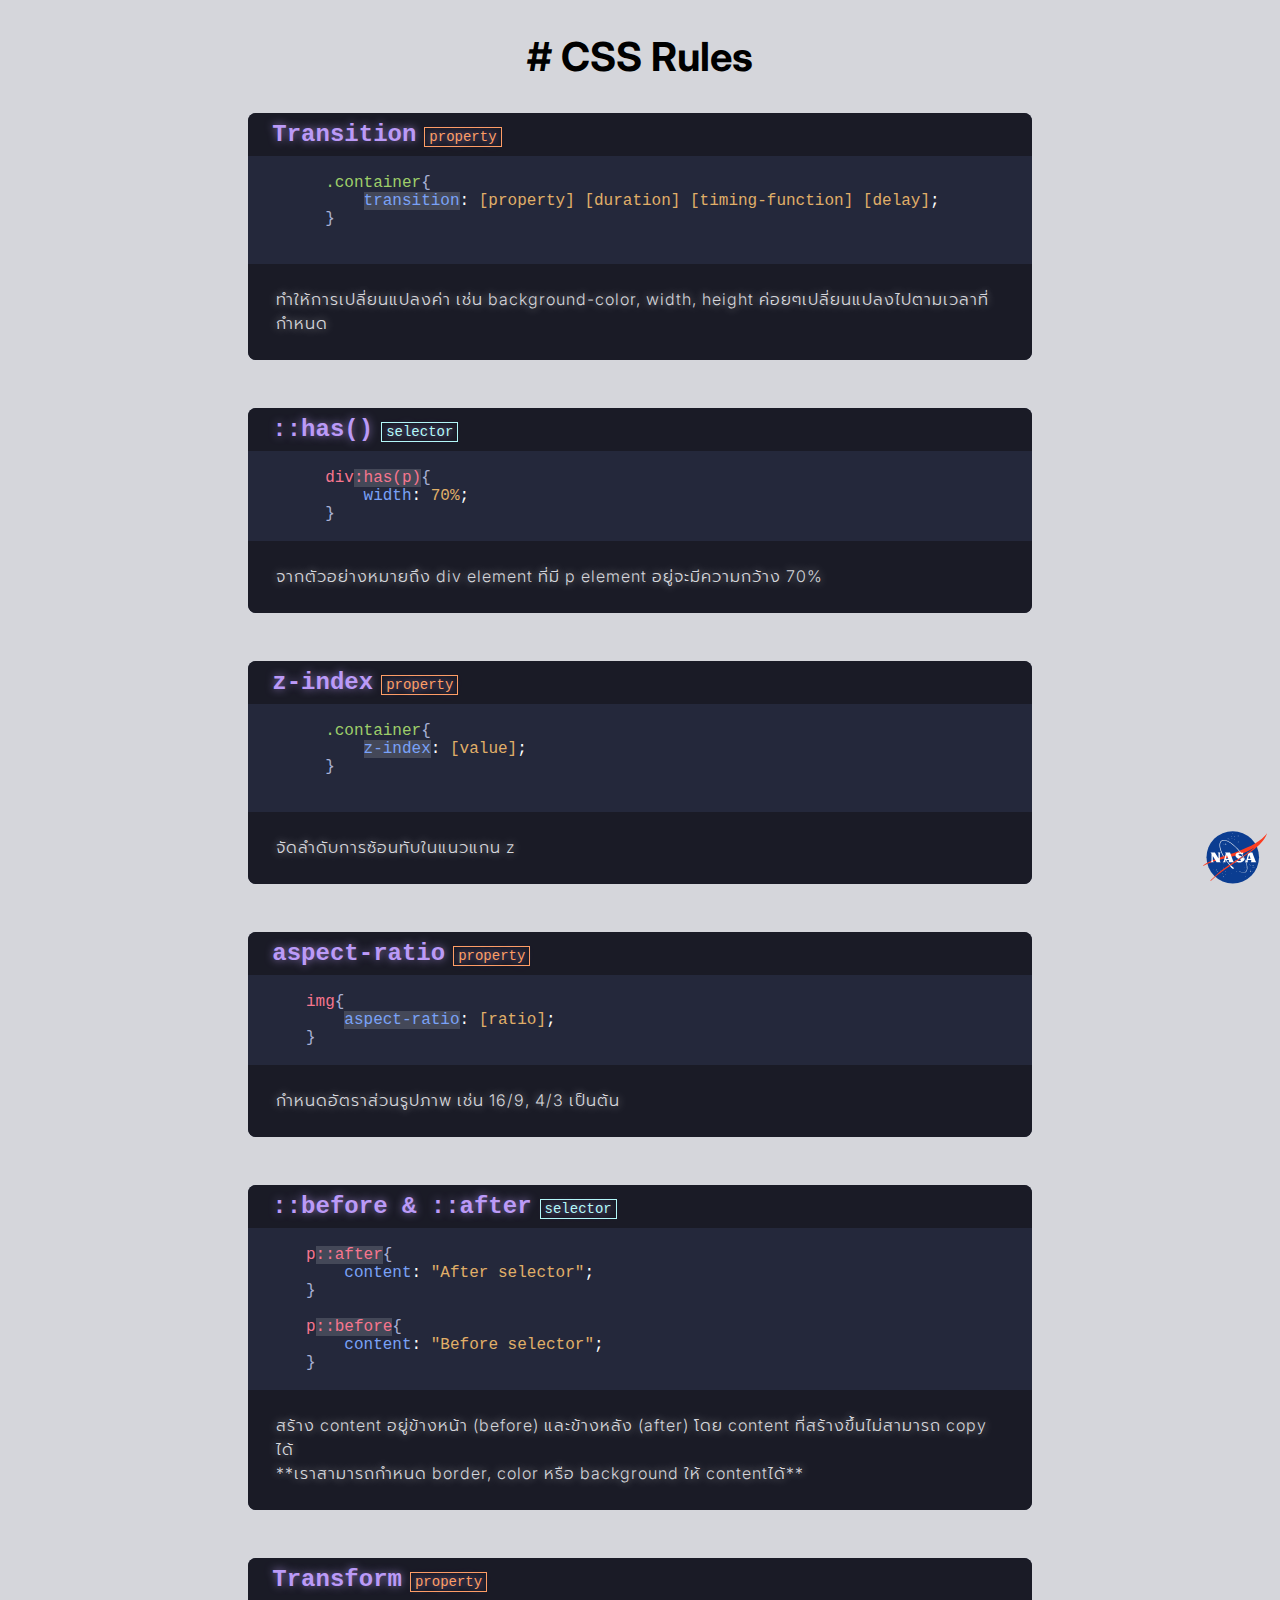
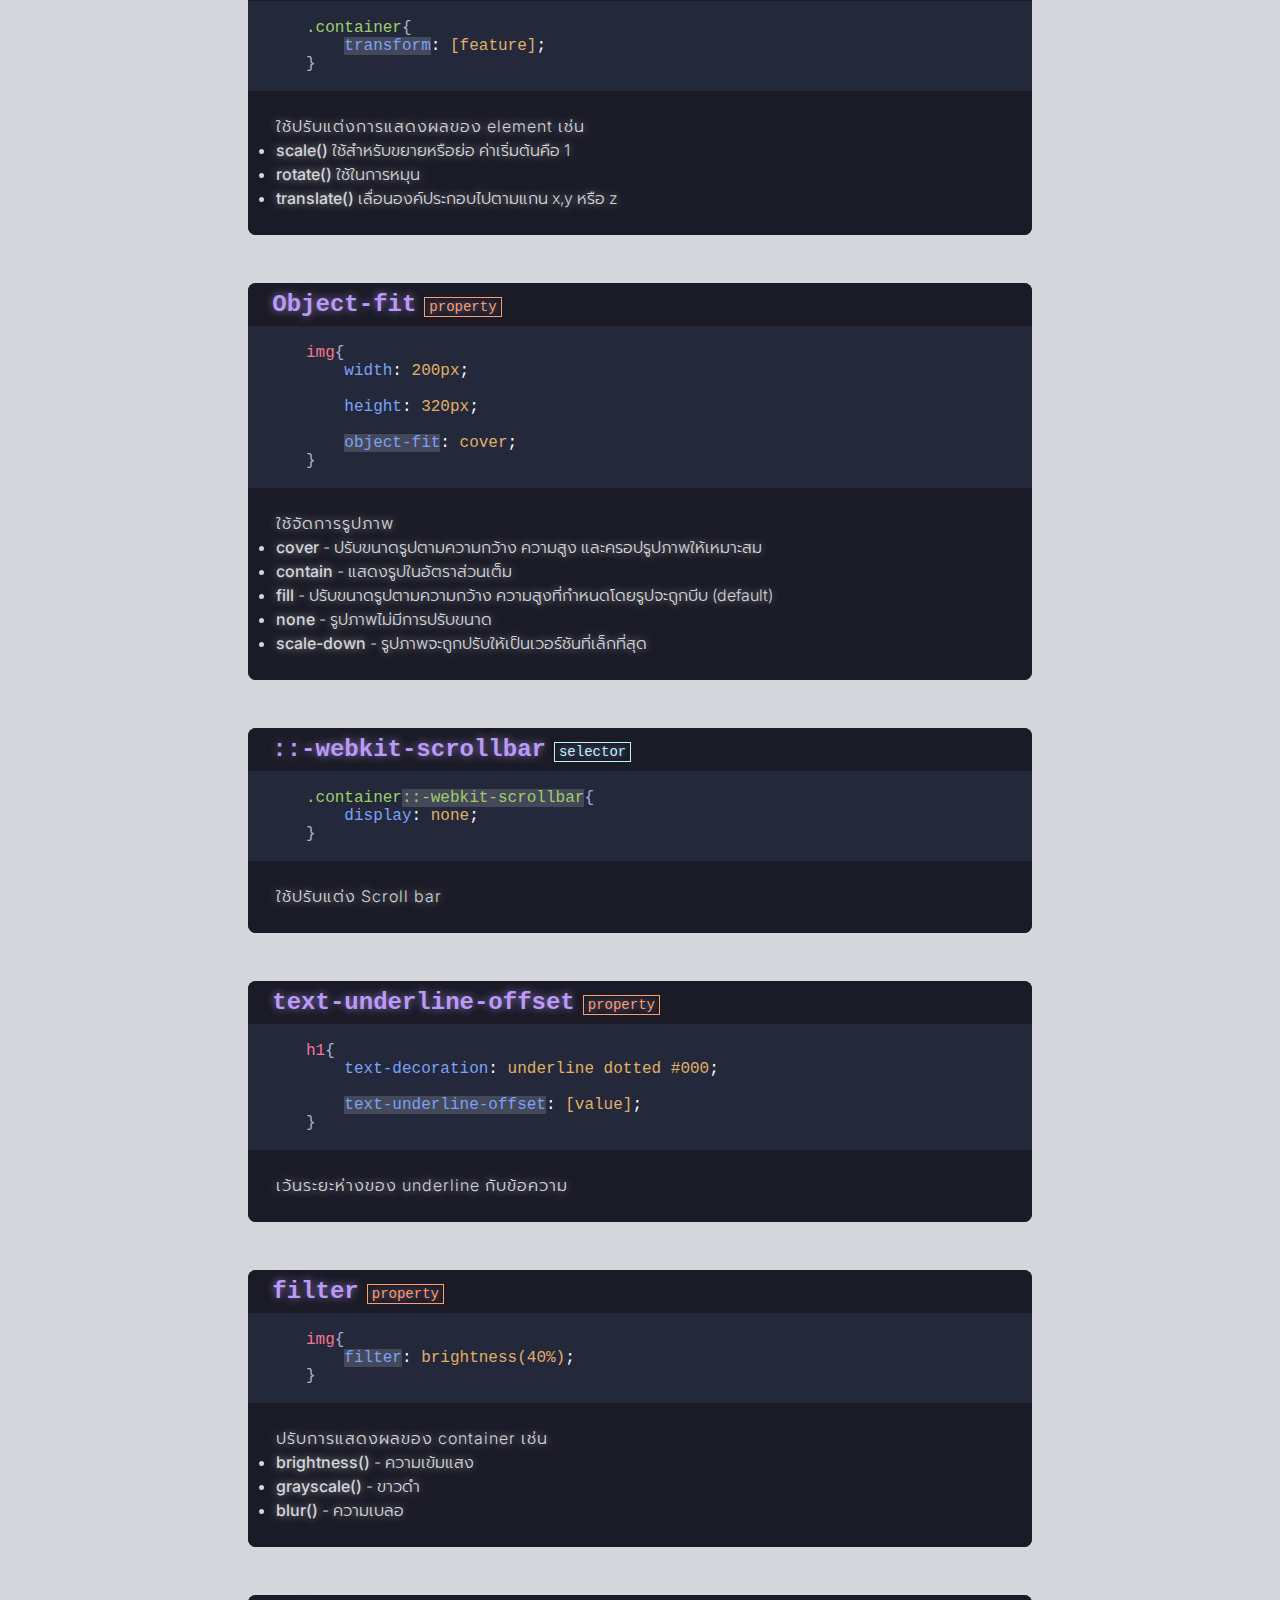
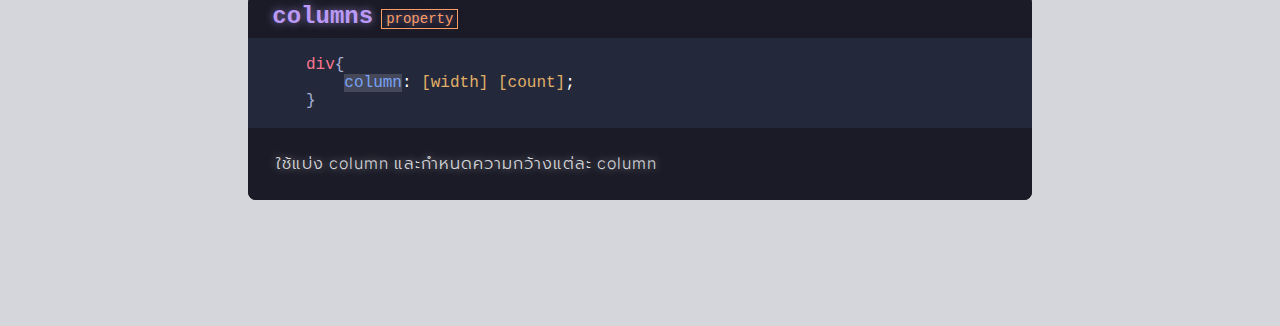
<file: cssrule.html>
<!DOCTYPE html>
<html lang="en">

<head>
  <meta charset="UTF-8" />
  <meta name="viewport" content="width=device-width, initial-scale=1.0" />
  <title>Document</title>
  <link rel="stylesheet" href="css/rule.css" />
</head>

<body>
  <div class="index">
    <a href="index.html"><img src="image/nasa-logo.svg" alt="nasa"></a>
  </div>
  <h1># CSS Rules</h1>
  <div class="groupitem">
    <div class="item">
      <div class="content property">
        <code><h3>Transition</h3> </code>
      </div>
      <pre>
        <code>
        <span class="class">.container</span><span class="bracket">{</span>
            <span class="css highlight">transition</span><span class="colon">:</span> <span class="setting">[property] [duration] [timing-function] [delay]</span><span class="colon">;</span>
        <span class="bracket">}</span>
        </code>
    </pre>
      <div class="content paragraph">
        <p>
          ทำให้การเปลี่ยนแปลงค่า เช่น background-color, width, height
          ค่อยๆเปลี่ยนแปลงไปตามเวลาที่กำหนด
        </p>
      </div>
    </div>
    <div class="item">
      <div class="content selector">
        <code><h3>::has()</h3> </code>
      </div>
      <pre>
    <code>
        <span class="element">div<span class="highlight">:has(p)</span></span><span class="bracket">{</span>
            <span class="css">width</span><span class="colon">:</span> <span class="setting">70%</span><span class="colon">;</span>
        <span class="bracket">}</span>
    </code>
</pre>
      <div class="content paragraph">
        <p>จากตัวอย่างหมายถึง div element ที่มี p element อยู่จะมีความกว้าง 70%</p>
      </div>
    </div>



    <div class="item">
      <div class="content property">
        <code><h3>z-index</h3> </code>
      </div>
      <pre>
      <code>
        <span class="class">.container</span><span class="bracket">{</span>
            <span class="css highlight">z-index</span><span class="colon">:</span> <span class="setting">[value]</span><span class="colon">;</span>
        <span class="bracket">}</span>
      </code>
  </pre>
      <div class="content paragraph">
        <p>จัดลำดับการซ้อนทับในแนวแกน z</p>
      </div>
    </div>

    <div class="item">
      <div class="content property">
        <code><h3>aspect-ratio</h3> </code>
      </div>
      <pre>
    <code>
      <span class="element">img</span><span class="bracket">{</span>
          <span class="css highlight">aspect-ratio</span><span class="colon">:</span> <span class="setting">[ratio]</span><span class="colon">;</span>
      <span class="bracket">}</span>
    </code>
</pre>
      <div class="content paragraph">
        <p>กำหนดอัตราส่วนรูปภาพ เช่น 16/9, 4/3 เป็นต้น</p>
      </div>
    </div>

    <div class="item">
      <div class="content selector">
        <code><h3>::before & ::after</h3> </code>
      </div>
      <pre>
    <code>
      <span class="element">p<span class="highlight">::after</span></span><span class="bracket">{</span>
          <span class="css">content</span><span class="colon">:</span> <span class="setting">"After selector"</span><span class="colon">;</span>
      <span class="bracket">}</span><br>
      <span class="element">p<span class="highlight">::before</span></span><span class="bracket">{</span>
          <span class="css">content</span><span class="colon">:</span> <span class="setting">"Before selector"</span><span class="colon">;</span>
      <span class="bracket">}</span>
    </code>
</pre>
      <div class="content paragraph">
        <p>สร้าง content อยู่ข้างหน้า (before) และข้างหลัง (after) โดย content ที่สร้างขึ้นไม่สามารถ copy ได้
          <br>**เราสามารถกำหนด border, color หรือ background ให้ contentได้**</p>
      </div>
    </div>

    <div class="item">
      <div class="content property">
        <code><h3>Transform</h3> </code>
      </div>
      <pre>
  <code>
      <span class="class">.container</span><span class="bracket">{</span>
          <span class="css highlight">transform</span><span class="colon">:</span> <span class="setting">[feature]</span><span class="colon">;</span>
      <span class="bracket">}</span>
  </code>
</pre>
      <div class="content paragraph">
        <p>ใช้ปรับแต่งการแสดงผลของ element เช่น
        <ul>
          <li><span class="medium">scale()</span> ใช้สำหรับขยายหรือย่อ ค่าเริ่มต้นคือ 1</li>
          <li><span class="medium">rotate()</span> ใช้ในการหมุน</li>
          <li><span class="medium">translate()</span> เลื่อนองค์ประกอบไปตามแกน x,y หรือ z</li>
        </ul>
        </p>
      </div>
    </div>

    <div class="item">
      <div class="content property">
        <code><h3>Object-fit</h3> </code>
      </div>
      <pre>
  <code>
      <span class="element">img</span><span class="bracket">{</span>
          <span class="css">width</span><span class="colon">:</span> <span class="setting">200px</span><span class="colon">;</span><br>
          <span class="css">height</span><span class="colon">:</span> <span class="setting">320px</span><span class="colon">;</span><br>
          <span class="css highlight">object-fit</span><span class="colon">:</span> <span class="setting">cover</span><span class="colon">;</span>
      <span class="bracket">}</span>
  </code>
</pre>
      <div class="content paragraph">
        <p>ใช้จัดการรูปภาพ
        <ul>
          <li><span class="medium">cover</span> - ปรับขนาดรูปตามความกว้าง ความสูง และครอปรูปภาพให้เหมาะสม</li>
          <li><span class="medium">contain</span> - แสดงรูปในอัตราส่วนเต็ม</li>
          <li><span class="medium">fill</span> - ปรับขนาดรูปตามความกว้าง ความสูงที่กำหนดโดยรูปจะถูกบีบ (default)</li>
          <li><span class="medium">none</span> - รูปภาพไม่มีการปรับขนาด</li>
          <li><span class="medium">scale-down</span> - รูปภาพจะถูกปรับให้เป็นเวอร์ชันที่เล็กที่สุด</li>
        </ul>
        </p>
      </div>
    </div>

    <div class="item">
      <div class="content selector">
        <code><h3>::-webkit-scrollbar</h3> </code>
      </div>
      <pre>
  <code>
      <span class="class">.container<span class="highlight">::-webkit-scrollbar</span></span><span class="bracket">{</span>
          <span class="css">display</span><span class="colon">:</span> <span class="setting">none</span><span class="colon">;</span>
      <span class="bracket">}</span>
  </code>
</pre>
      <div class="content paragraph">
        <p>ใช้ปรับแต่ง Scroll bar
        </p>
      </div>
    </div>

    <div class="item">
      <div class="content property">
        <code><h3>text-underline-offset</h3> </code>
      </div>
      <pre>
  <code>
      <span class="element">h1</span><span class="bracket">{</span>
          <span class="css">text-decoration</span><span class="colon">:</span> <span class="setting">underline dotted #000</span><span class="colon">;</span><br>
          <span class="css highlight">text-underline-offset</span><span class="colon">:</span> <span class="setting">[value]</span><span class="colon">;</span>
      <span class="bracket">}</span>
  </code>
</pre>
      <div class="content paragraph">
        <p>เว้นระยะห่างของ underline กับข้อความ
        </p>
      </div>
    </div>

    <div class="item">
      <div class="content property">
        <code><h3>filter</h3> </code>
      </div>
      <pre>
  <code>
      <span class="element">img</span><span class="bracket">{</span>
          <span class="css highlight">filter</span><span class="colon">:</span> <span class="setting">brightness(40%)</span><span class="colon">;</span>
      <span class="bracket">}</span>
  </code>
</pre>
      <div class="content paragraph">
        <p>ปรับการแสดงผลของ container เช่น
        <ul>
          <li><span class="medium">brightness()</span> - ความเข้มแสง</li>
          <li><span class="medium">grayscale()</span> - ขาวดำ</li>
          <li><span class="medium">blur()</span> - ความเบลอ</li>
        </ul>
        </p>
      </div>
    </div>

    <div class="item">
      <div class="content property">
        <code><h3>columns</h3> </code>
      </div>
      <pre>
  <code>
      <span class="element">div</span><span class="bracket">{</span>
          <span class="css highlight">column</span><span class="colon">:</span> <span class="setting">[width] [count]</span><span class="colon">;</span>
      <span class="bracket">}</span>
  </code>
</pre>
      <div class="content paragraph">
        <p>ใช้แบ่ง column และกำหนดความกว้างแต่ละ column
        </p>
      </div>
    </div>
  </div>
  <script src="js/active.js"></script>
</body>

</html>
</file>
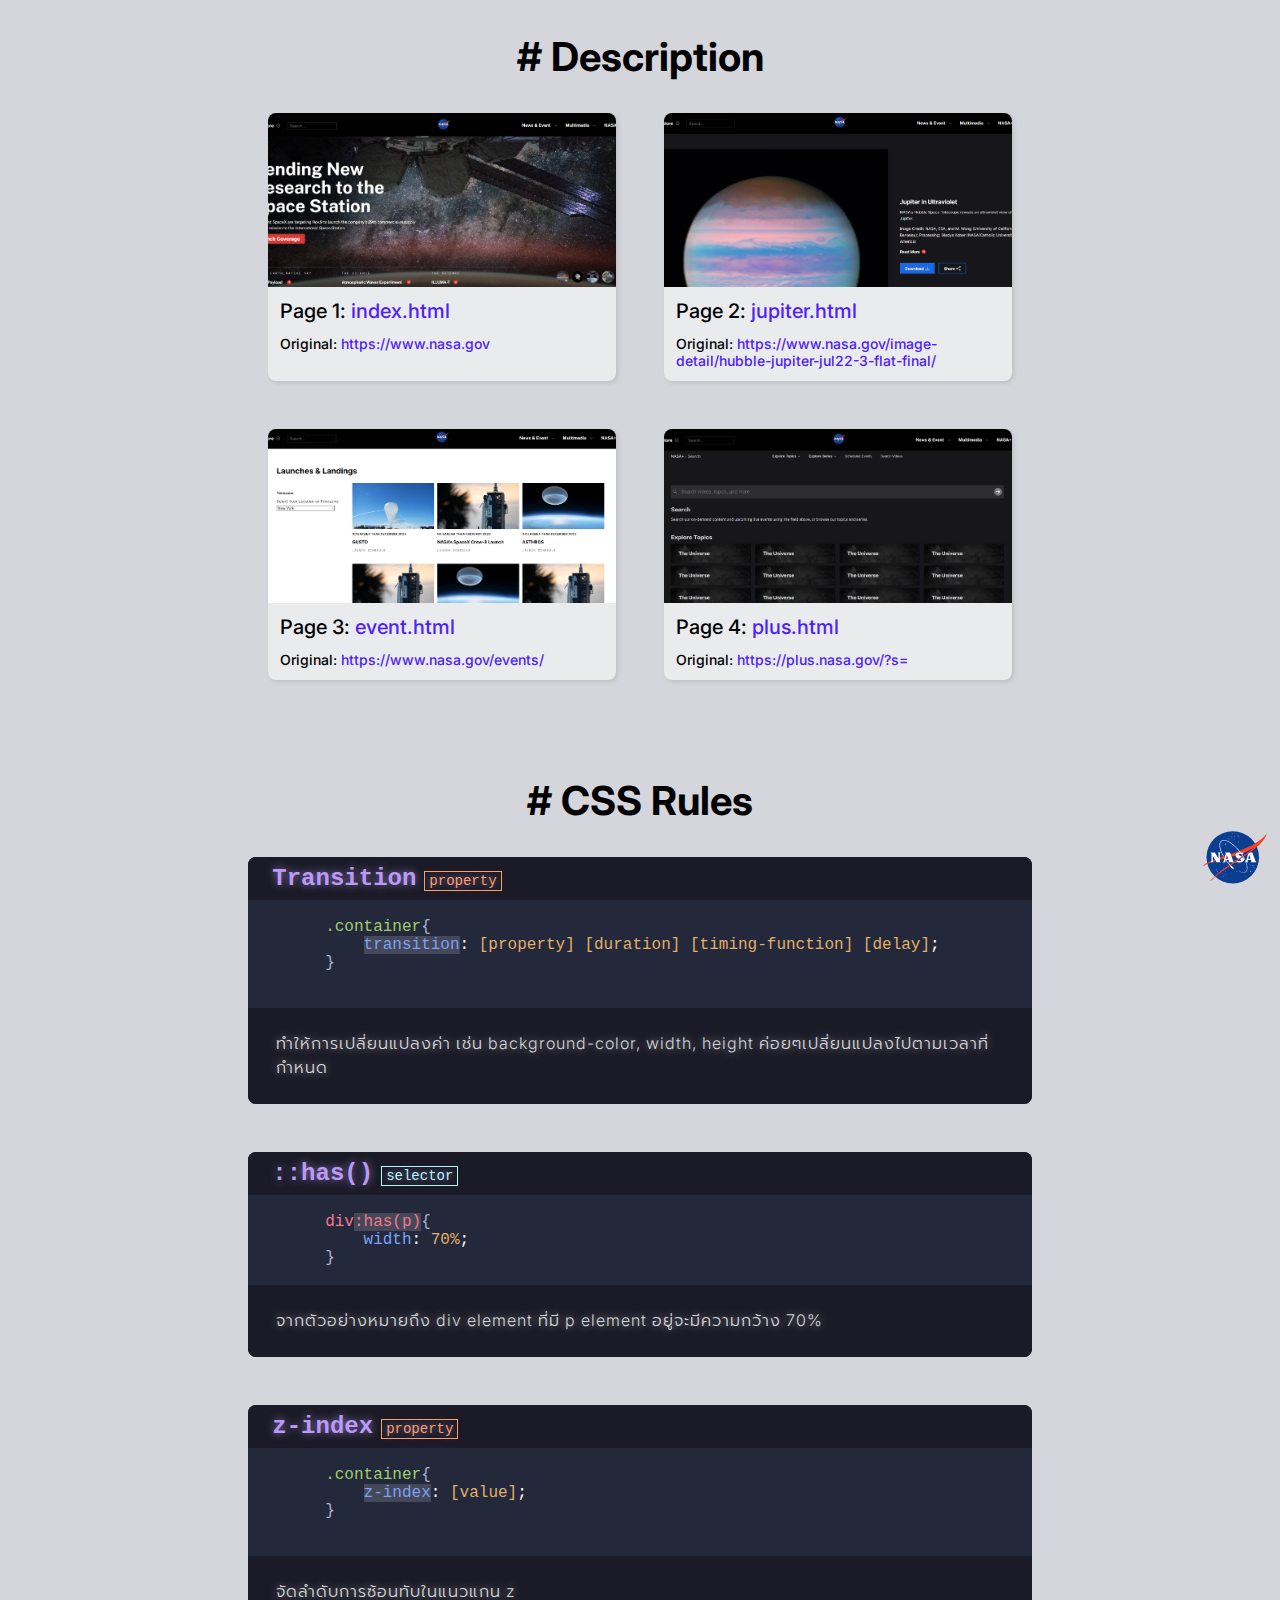
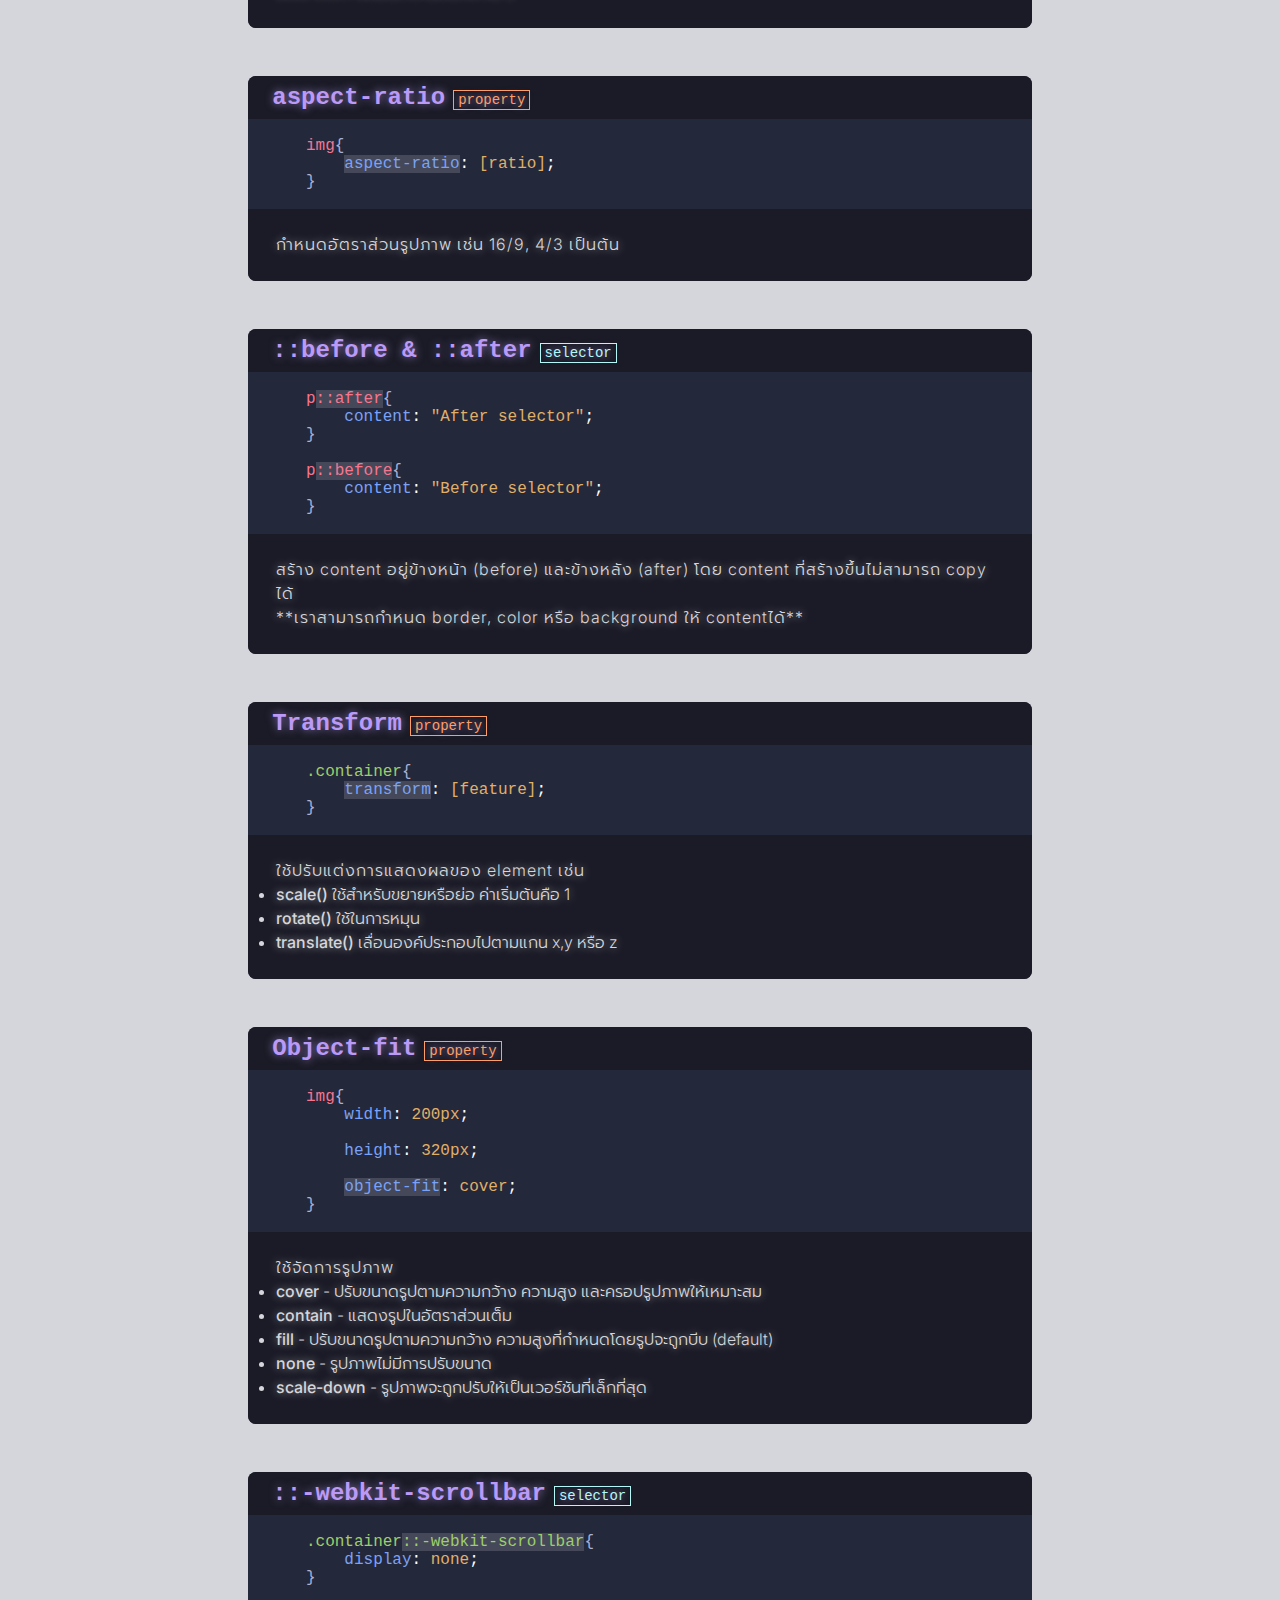
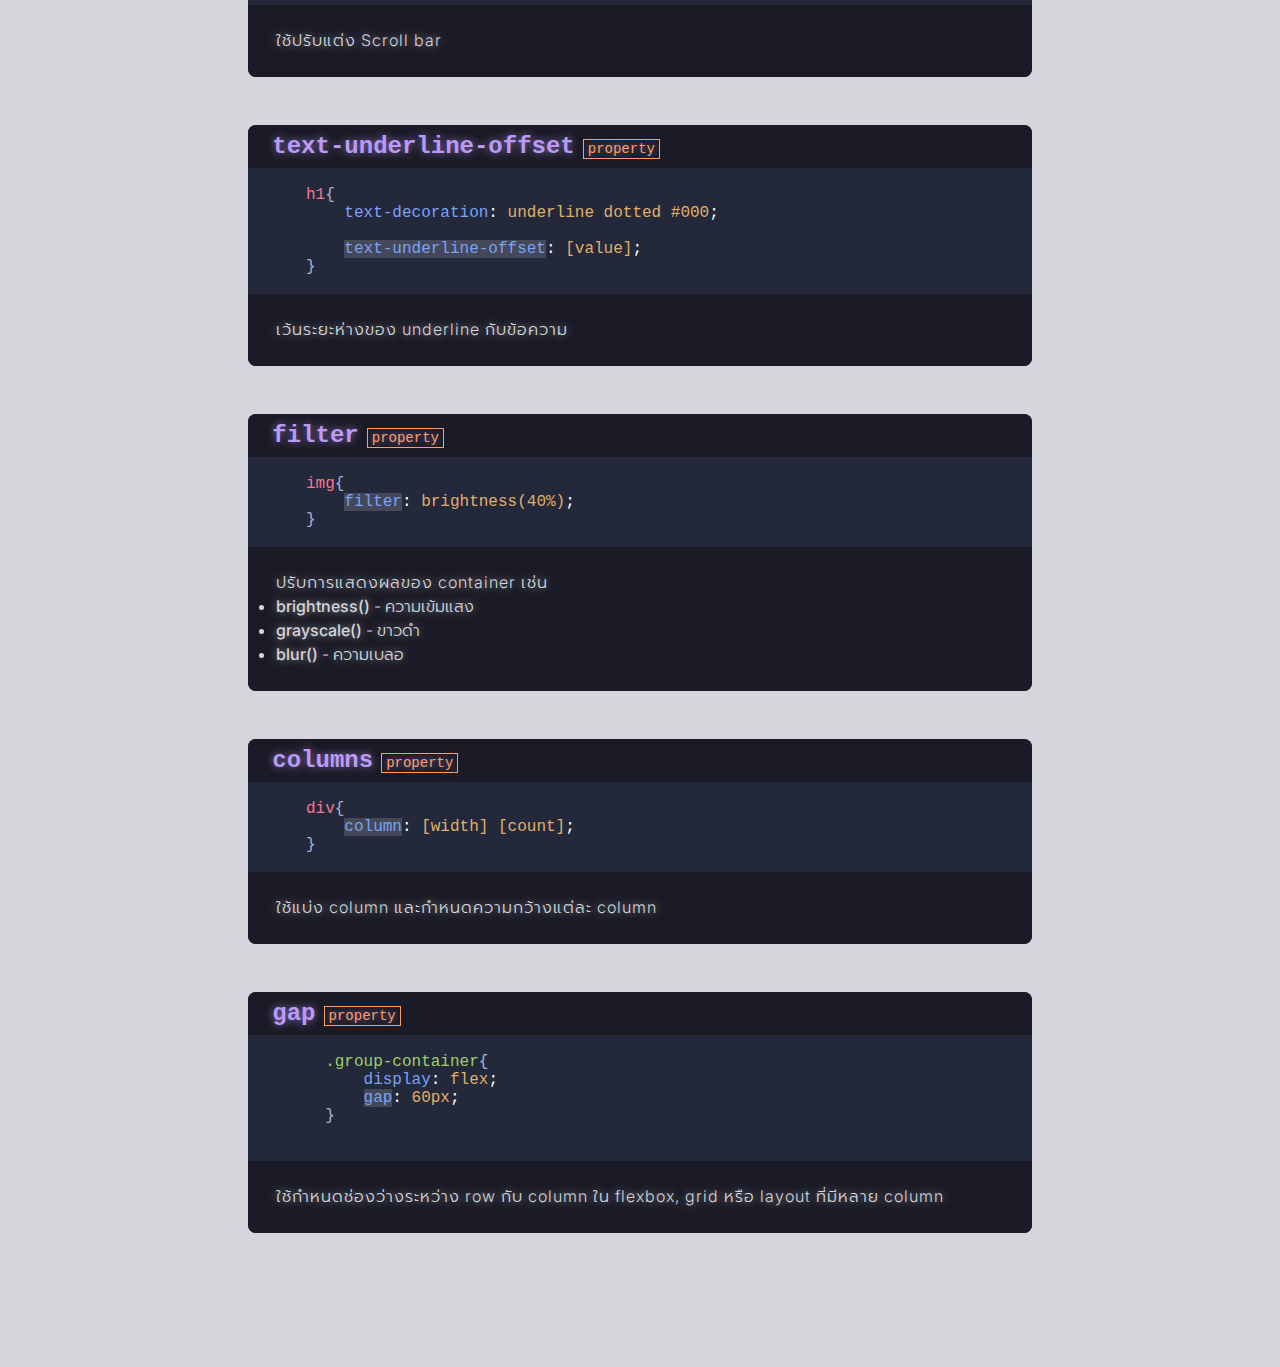
<file: description.html>
<!DOCTYPE html>
<html lang="en">

<head>
  <meta charset="UTF-8" />
  <meta name="viewport" content="width=device-width, initial-scale=1.0" />
  <title>Document</title>
  <link rel="stylesheet" href="css/rule.css" />
</head>

<body>
  <div class="index">
    <a href="index.html"><img src="image/nasa-logo.svg" alt="nasa"></a>
  </div>
  <h1 class="d-page"><!--# Description--></h1>
  <div class="allpage">
    <div class="page">
     <a href="index.html"><figure>
        <img src="image/description/index.png" alt="">
      </figure></a> 
      <div class="page-detail"><a href="index.html">Page 1: </a></div>
      <div class="page-detail"><a href="https://www.nasa.gov">Original: </a></div>
    </div>

    <div class="page">
      <a href="jupiter.html"><figure>
        <img src="image/description/jupiter.png" alt="">
      </figure></a>
      <div class="page-detail"><a href="jupiter.html">Page 2: </a></div>
      <div class="page-detail"><a href="https://www.nasa.gov/image-detail/hubble-jupiter-jul22-3-flat-final/">Original: </a></div>
    </div>

    <div class="page">
      <a href="event.html"><figure>
        <img src="image/description/event.png" alt="">
      </figure></a>
      <div class="page-detail"><a href="event.html">Page 3: </a></div>
      <div class="page-detail"><a href="https://www.nasa.gov/events/">Original: </a></div>
    </div>

    <div class="page">
      <a href="plus.html"><figure>
        <img src="image/description/plus.png" alt="">
      </figure></a>
      <div class="page-detail"><a href="plus.html">Page 4: </a></div>
      <div class="page-detail"><a href="https://plus.nasa.gov/?s=">Original: </a></div>
    </div>
  </div>
  <h1 class="rule"><!--# CSS Rules--></h1>
  <div class="groupitem">
    <div class="item">
      <div class="content property">
        <code><h3>Transition</h3> </code>
      </div>
      <pre>
        <code>
        <span class="class">.container</span><span class="bracket">{</span>
            <span class="css highlight">transition</span><span class="colon">:</span> <span class="setting">[property] [duration] [timing-function] [delay]</span><span class="colon">;</span>
        <span class="bracket">}</span>
        </code>
    </pre>
      <div class="content paragraph">
        <p>
          ทำให้การเปลี่ยนแปลงค่า เช่น background-color, width, height
          ค่อยๆเปลี่ยนแปลงไปตามเวลาที่กำหนด
        </p>
      </div>
    </div>
    <div class="item">
      <div class="content selector">
        <code><h3>::has()</h3> </code>
      </div>
      <pre>
    <code>
        <span class="element">div<span class="highlight">:has(p)</span></span><span class="bracket">{</span>
            <span class="css">width</span><span class="colon">:</span> <span class="setting">70%</span><span class="colon">;</span>
        <span class="bracket">}</span>
    </code>
</pre>
      <div class="content paragraph">
        <p>จากตัวอย่างหมายถึง div element ที่มี p element อยู่จะมีความกว้าง 70%</p>
      </div>
    </div>



    <div class="item">
      <div class="content property">
        <code><h3>z-index</h3> </code>
      </div>
      <pre>
      <code>
        <span class="class">.container</span><span class="bracket">{</span>
            <span class="css highlight">z-index</span><span class="colon">:</span> <span class="setting">[value]</span><span class="colon">;</span>
        <span class="bracket">}</span>
      </code>
  </pre>
      <div class="content paragraph">
        <p>จัดลำดับการซ้อนทับในแนวแกน z</p>
      </div>
    </div>

    <div class="item">
      <div class="content property">
        <code><h3>aspect-ratio</h3> </code>
      </div>
      <pre>
    <code>
      <span class="element">img</span><span class="bracket">{</span>
          <span class="css highlight">aspect-ratio</span><span class="colon">:</span> <span class="setting">[ratio]</span><span class="colon">;</span>
      <span class="bracket">}</span>
    </code>
</pre>
      <div class="content paragraph">
        <p>กำหนดอัตราส่วนรูปภาพ เช่น 16/9, 4/3 เป็นต้น</p>
      </div>
    </div>

    <div class="item">
      <div class="content selector">
        <code><h3>::before & ::after</h3> </code>
      </div>
      <pre>
    <code>
      <span class="element">p<span class="highlight">::after</span></span><span class="bracket">{</span>
          <span class="css">content</span><span class="colon">:</span> <span class="setting">"After selector"</span><span class="colon">;</span>
      <span class="bracket">}</span><br>
      <span class="element">p<span class="highlight">::before</span></span><span class="bracket">{</span>
          <span class="css">content</span><span class="colon">:</span> <span class="setting">"Before selector"</span><span class="colon">;</span>
      <span class="bracket">}</span>
    </code>
</pre>
      <div class="content paragraph">
        <p>สร้าง content อยู่ข้างหน้า (before) และข้างหลัง (after) โดย content ที่สร้างขึ้นไม่สามารถ copy ได้
          <br>**เราสามารถกำหนด border, color หรือ background ให้ contentได้**</p>
      </div>
    </div>

    <div class="item">
      <div class="content property">
        <code><h3>Transform</h3> </code>
      </div>
      <pre>
  <code>
      <span class="class">.container</span><span class="bracket">{</span>
          <span class="css highlight">transform</span><span class="colon">:</span> <span class="setting">[feature]</span><span class="colon">;</span>
      <span class="bracket">}</span>
  </code>
</pre>
      <div class="content paragraph">
        <p>ใช้ปรับแต่งการแสดงผลของ element เช่น
        <ul>
          <li><span class="medium">scale()</span> ใช้สำหรับขยายหรือย่อ ค่าเริ่มต้นคือ 1</li>
          <li><span class="medium">rotate()</span> ใช้ในการหมุน</li>
          <li><span class="medium">translate()</span> เลื่อนองค์ประกอบไปตามแกน x,y หรือ z</li>
        </ul>
        </p>
      </div>
    </div>

    <div class="item">
      <div class="content property">
        <code><h3>Object-fit</h3> </code>
      </div>
      <pre>
  <code>
      <span class="element">img</span><span class="bracket">{</span>
          <span class="css">width</span><span class="colon">:</span> <span class="setting">200px</span><span class="colon">;</span><br>
          <span class="css">height</span><span class="colon">:</span> <span class="setting">320px</span><span class="colon">;</span><br>
          <span class="css highlight">object-fit</span><span class="colon">:</span> <span class="setting">cover</span><span class="colon">;</span>
      <span class="bracket">}</span>
  </code>
</pre>
      <div class="content paragraph">
        <p>ใช้จัดการรูปภาพ
        <ul>
          <li><span class="medium">cover</span> - ปรับขนาดรูปตามความกว้าง ความสูง และครอปรูปภาพให้เหมาะสม</li>
          <li><span class="medium">contain</span> - แสดงรูปในอัตราส่วนเต็ม</li>
          <li><span class="medium">fill</span> - ปรับขนาดรูปตามความกว้าง ความสูงที่กำหนดโดยรูปจะถูกบีบ (default)</li>
          <li><span class="medium">none</span> - รูปภาพไม่มีการปรับขนาด</li>
          <li><span class="medium">scale-down</span> - รูปภาพจะถูกปรับให้เป็นเวอร์ชันที่เล็กที่สุด</li>
        </ul>
        </p>
      </div>
    </div>

    <div class="item">
      <div class="content selector">
        <code><h3>::-webkit-scrollbar</h3> </code>
      </div>
      <pre>
  <code>
      <span class="class">.container<span class="highlight">::-webkit-scrollbar</span></span><span class="bracket">{</span>
          <span class="css">display</span><span class="colon">:</span> <span class="setting">none</span><span class="colon">;</span>
      <span class="bracket">}</span>
  </code>
</pre>
      <div class="content paragraph">
        <p>ใช้ปรับแต่ง Scroll bar
        </p>
      </div>
    </div>

    <div class="item">
      <div class="content property">
        <code><h3>text-underline-offset</h3> </code>
      </div>
      <pre>
  <code>
      <span class="element">h1</span><span class="bracket">{</span>
          <span class="css">text-decoration</span><span class="colon">:</span> <span class="setting">underline dotted #000</span><span class="colon">;</span><br>
          <span class="css highlight">text-underline-offset</span><span class="colon">:</span> <span class="setting">[value]</span><span class="colon">;</span>
      <span class="bracket">}</span>
  </code>
</pre>
      <div class="content paragraph">
        <p>เว้นระยะห่างของ underline กับข้อความ
        </p>
      </div>
    </div>

    <div class="item">
      <div class="content property">
        <code><h3>filter</h3> </code>
      </div>
      <pre>
  <code>
      <span class="element">img</span><span class="bracket">{</span>
          <span class="css highlight">filter</span><span class="colon">:</span> <span class="setting">brightness(40%)</span><span class="colon">;</span>
      <span class="bracket">}</span>
  </code>
</pre>
      <div class="content paragraph">
        <p>ปรับการแสดงผลของ container เช่น
        <ul>
          <li><span class="medium">brightness()</span> - ความเข้มแสง</li>
          <li><span class="medium">grayscale()</span> - ขาวดำ</li>
          <li><span class="medium">blur()</span> - ความเบลอ</li>
        </ul>
        </p>
      </div>
    </div>

    <div class="item">
      <div class="content property">
        <code><h3>columns</h3> </code>
      </div>
      <pre>
  <code>
      <span class="element">div</span><span class="bracket">{</span>
          <span class="css highlight">column</span><span class="colon">:</span> <span class="setting">[width] [count]</span><span class="colon">;</span>
      <span class="bracket">}</span>
  </code>
</pre>
      <div class="content paragraph">
        <p>ใช้แบ่ง column และกำหนดความกว้างแต่ละ column
        </p>
      </div>
    </div>

    <div class="item">
      <div class="content property">
        <code><h3>gap</h3> </code>
      </div>
      <pre>
      <code>
        <span class="class">.group-container</span><span class="bracket">{</span>
            <span class="css">display</span><span class="colon">:</span> <span class="setting">flex</span><span class="colon">;</span>
            <span class="css highlight">gap</span><span class="colon">:</span> <span class="setting">60px</span><span class="colon">;</span>
        <span class="bracket">}</span>
      </code>
  </pre>
      <div class="content paragraph">
        <p>ใช้กำหนดช่องว่างระหว่าง row กับ column ใน flexbox, grid หรือ layout ที่มีหลาย column</p>
      </div>
    </div>
    
  </div>
  <script src="js/active.js"></script>
</body>

</html>
</file>
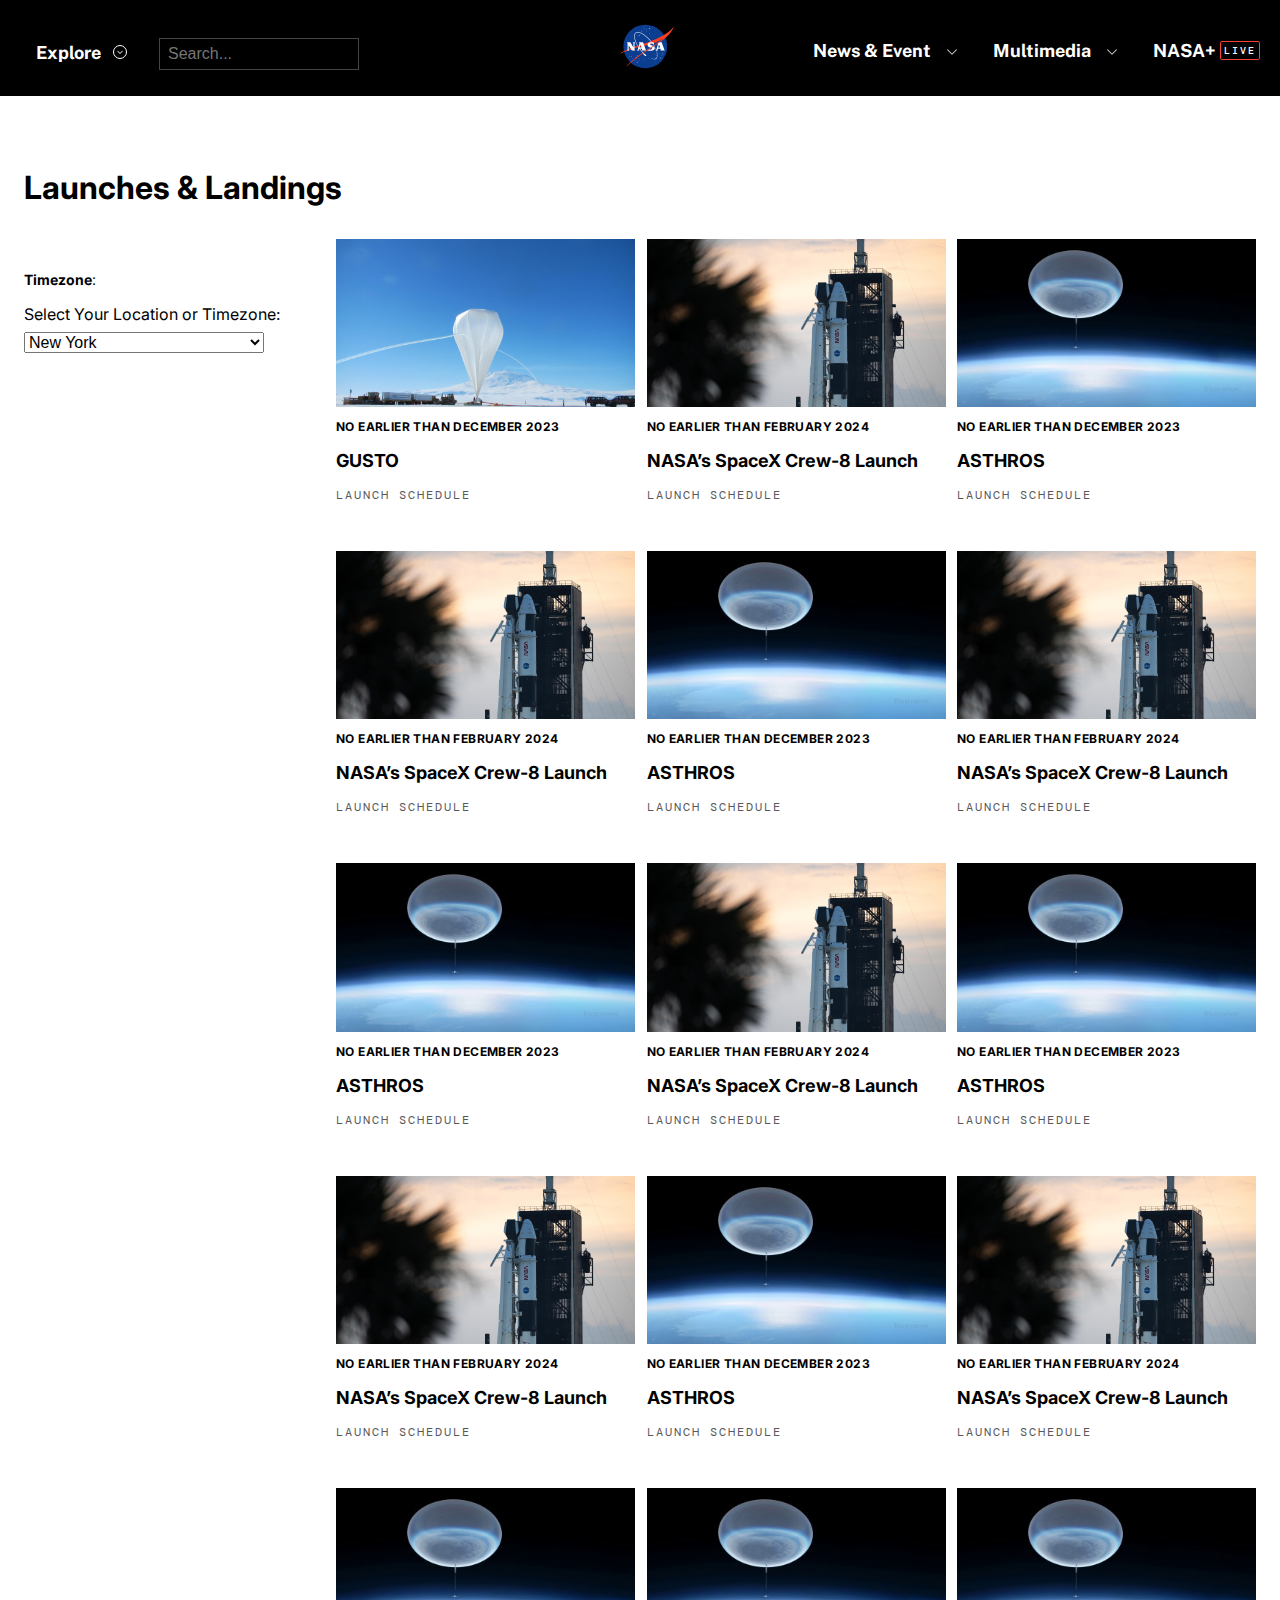
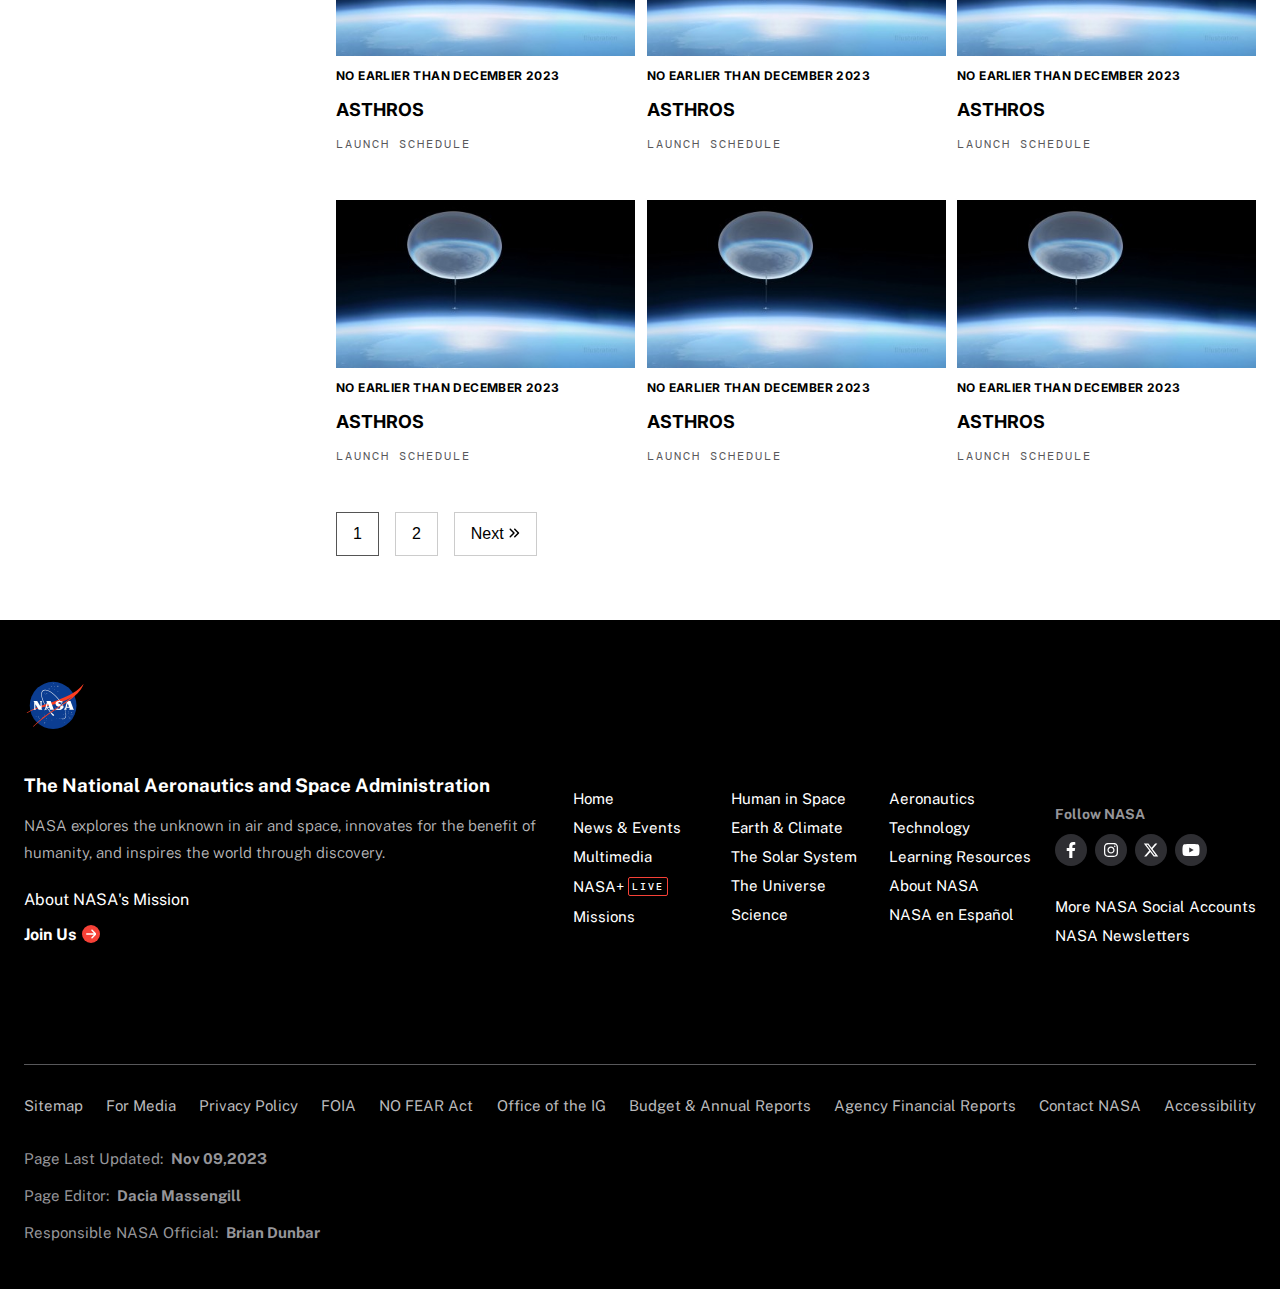
<file: event.html>
<!DOCTYPE html>
<html lang="en">
  <head>
    <meta charset="UTF-8" />
    <meta name="viewport" content="width=device-width, initial-scale=1.0" />
    <link rel="stylesheet" href="css/header.css" />
    <link rel="stylesheet" href="css/footer.css" />
    <link rel="stylesheet" href="css/event.css" />
    <title>Events</title>
  </head>
  <body>
    <header class="Bar">
      <div class="toggle-bar">
        <button onclick="barToggle()">
          <div class="menu-toggle">
            <div class="menu-toggle-top"></div>
            <div class="menu-toggle-middle"></div>
            <div class="menu-toggle-bottom"></div>
          </div>
        </button>
      </div>
      <div class="logo">
        <a href="index.html"><img src="image/nasa-logo.svg" /></a>
      </div>
      <div class="search">
        <button onclick="togglePop()">
          <svg xmlns="http://www.w3.org/2000/svg" height="1em" viewBox="0 0 512 512">
            <!--! Font Awesome Free 6.4.2 by @fontawesome - https://fontawesome.com License - https://fontawesome.com/license (Commercial License) Copyright 2023 Fonticons, Inc. -->
            <path
              d="M416 208c0 45.9-14.9 88.3-40 122.7L502.6 457.4c12.5 12.5 12.5 32.8 0 45.3s-32.8 12.5-45.3 0L330.7 376c-34.4 25.2-76.8 40-122.7 40C93.1 416 0 322.9 0 208S93.1 0 208 0S416 93.1 416 208zM208 352a144 144 0 1 0 0-288 144 144 0 1 0 0 288z" />
          </svg>
        </button>
      </div>
    </header>
    <header class="Menu">
      <div class="menu">
        <div class="menu-left">
          <button class="Explore" onclick="barToggle()">
            <div class="explore">Explore</div>
            <div class="drop">
              <svg xmlns="http://www.w3.org/2000/svg" viewBox="0 0 512 512">
                <!--! Font Awesome Pro 6.4.2 by @fontawesome - https://fontawesome.com License - https://fontawesome.com/license (Commercial License) Copyright 2023 Fonticons, Inc. -->
                <path
                  d="M233.4 406.6c12.5 12.5 32.8 12.5 45.3 0l192-192c12.5-12.5 12.5-32.8 0-45.3s-32.8-12.5-45.3 0L256 338.7 86.6 169.4c-12.5-12.5-32.8-12.5-45.3 0s-12.5 32.8 0 45.3l192 192z" />
              </svg>
            </div>
          </button>
          <input type="search" placeholder="Search..." />
        </div>
  
        <div class="logo">
          <a href="index.html"><img src="image/nasa-logo.svg" /></a>
        </div>
        <div class="menu-right">
          <a href="event.html">
            <button class="Explore">
              <div class="explore">News & Event</div>
              <div class="drop"><svg xmlns="http://www.w3.org/2000/svg" width="16" height="16" fill="currentColor"
                  class="bi bi-chevron-down" viewBox="0 0 16 16">
                  <path fill-rule="evenodd"
                    d="M1.646 4.646a.5.5 0 0 1 .708 0L8 10.293l5.646-5.647a.5.5 0 0 1 .708.708l-6 6a.5.5 0 0 1-.708 0l-6-6a.5.5 0 0 1 0-.708z" />
                </svg></div>
            </button></a>
          <a href="description.html"><button class="Explore">
              <div class="explore">Multimedia</div>
              <div class="drop"><svg xmlns="http://www.w3.org/2000/svg" width="16" height="16" fill="currentColor"
                  class="bi bi-chevron-down" viewBox="0 0 16 16">
                  <path fill-rule="evenodd"
                    d="M1.646 4.646a.5.5 0 0 1 .708 0L8 10.293l5.646-5.647a.5.5 0 0 1 .708.708l-6 6a.5.5 0 0 1-.708 0l-6-6a.5.5 0 0 1 0-.708z" />
                </svg></div>
            </button></a>
          <a href="plus.html"><button class="Explore">
              <div class="explore plus">Nasa+</div>
            </button></a>
        </div>
      </div>
    </header>
    <div class="menubar" id="menubar">
      <div class="linkpage">
        <ul>
          <li>
            <a href="#">
              <div>Home</div>
              <div><svg xmlns="http://www.w3.org/2000/svg" width="16" height="16" fill="currentColor"
                  class="bi bi-chevron-right" viewBox="0 0 16 16">
                  <path fill-rule="evenodd"
                    d="M4.646 1.646a.5.5 0 0 1 .708 0l6 6a.5.5 0 0 1 0 .708l-6 6a.5.5 0 0 1-.708-.708L10.293 8 4.646 2.354a.5.5 0 0 1 0-.708z" />
                </svg></div>
            </a>
          </li>
          <li>
            <a href="#">
              <div>Missions</div>
              <div><svg xmlns="http://www.w3.org/2000/svg" width="16" height="16" fill="currentColor"
                  class="bi bi-chevron-right" viewBox="0 0 16 16">
                  <path fill-rule="evenodd"
                    d="M4.646 1.646a.5.5 0 0 1 .708 0l6 6a.5.5 0 0 1 0 .708l-6 6a.5.5 0 0 1-.708-.708L10.293 8 4.646 2.354a.5.5 0 0 1 0-.708z" />
                </svg></div>
            </a>
          </li>
          <li>
            <a href="#">
              <div>Humans in Space</div>
              <div><svg xmlns="http://www.w3.org/2000/svg" width="16" height="16" fill="currentColor"
                  class="bi bi-chevron-right" viewBox="0 0 16 16">
                  <path fill-rule="evenodd"
                    d="M4.646 1.646a.5.5 0 0 1 .708 0l6 6a.5.5 0 0 1 0 .708l-6 6a.5.5 0 0 1-.708-.708L10.293 8 4.646 2.354a.5.5 0 0 1 0-.708z" />
                </svg></div>
            </a>
          </li>
          <li>
            <a href="#">
              <div>Earth & Climate</div>
              <div><svg xmlns="http://www.w3.org/2000/svg" width="16" height="16" fill="currentColor"
                  class="bi bi-chevron-right" viewBox="0 0 16 16">
                  <path fill-rule="evenodd"
                    d="M4.646 1.646a.5.5 0 0 1 .708 0l6 6a.5.5 0 0 1 0 .708l-6 6a.5.5 0 0 1-.708-.708L10.293 8 4.646 2.354a.5.5 0 0 1 0-.708z" />
                </svg></div>
            </a>
          </li>
          <li>
            <a href="#">
              <div>The Solar System</div>
              <div><svg xmlns="http://www.w3.org/2000/svg" width="16" height="16" fill="currentColor"
                  class="bi bi-chevron-right" viewBox="0 0 16 16">
                  <path fill-rule="evenodd"
                    d="M4.646 1.646a.5.5 0 0 1 .708 0l6 6a.5.5 0 0 1 0 .708l-6 6a.5.5 0 0 1-.708-.708L10.293 8 4.646 2.354a.5.5 0 0 1 0-.708z" />
                </svg></div>
            </a>
          </li>
          <li>
            <a href="#">
              <div>The Universe</div>
              <div><svg xmlns="http://www.w3.org/2000/svg" width="16" height="16" fill="currentColor"
                  class="bi bi-chevron-right" viewBox="0 0 16 16">
                  <path fill-rule="evenodd"
                    d="M4.646 1.646a.5.5 0 0 1 .708 0l6 6a.5.5 0 0 1 0 .708l-6 6a.5.5 0 0 1-.708-.708L10.293 8 4.646 2.354a.5.5 0 0 1 0-.708z" />
                </svg></div>
            </a>
          </li>
          <li>
            <a href="#">
              <div>Science</div>
              <div><svg xmlns="http://www.w3.org/2000/svg" width="16" height="16" fill="currentColor"
                  class="bi bi-chevron-right" viewBox="0 0 16 16">
                  <path fill-rule="evenodd"
                    d="M4.646 1.646a.5.5 0 0 1 .708 0l6 6a.5.5 0 0 1 0 .708l-6 6a.5.5 0 0 1-.708-.708L10.293 8 4.646 2.354a.5.5 0 0 1 0-.708z" />
                </svg></div>
            </a>
          </li>
          <li>
            <a href="#">
              <div>Aeronautics</div>
              <div><svg xmlns="http://www.w3.org/2000/svg" width="16" height="16" fill="currentColor"
                  class="bi bi-chevron-right" viewBox="0 0 16 16">
                  <path fill-rule="evenodd"
                    d="M4.646 1.646a.5.5 0 0 1 .708 0l6 6a.5.5 0 0 1 0 .708l-6 6a.5.5 0 0 1-.708-.708L10.293 8 4.646 2.354a.5.5 0 0 1 0-.708z" />
                </svg></div>
            </a>
          </li>
          <li>
            <a href="#">
              <div>Technology</div>
              <div><svg xmlns="http://www.w3.org/2000/svg" width="16" height="16" fill="currentColor"
                  class="bi bi-chevron-right" viewBox="0 0 16 16">
                  <path fill-rule="evenodd"
                    d="M4.646 1.646a.5.5 0 0 1 .708 0l6 6a.5.5 0 0 1 0 .708l-6 6a.5.5 0 0 1-.708-.708L10.293 8 4.646 2.354a.5.5 0 0 1 0-.708z" />
                </svg></div>
            </a>
          </li>
          <li>
            <a href="#">
              <div>Leaining Resources</div>
              <div><svg xmlns="http://www.w3.org/2000/svg" width="16" height="16" fill="currentColor"
                  class="bi bi-chevron-right" viewBox="0 0 16 16">
                  <path fill-rule="evenodd"
                    d="M4.646 1.646a.5.5 0 0 1 .708 0l6 6a.5.5 0 0 1 0 .708l-6 6a.5.5 0 0 1-.708-.708L10.293 8 4.646 2.354a.5.5 0 0 1 0-.708z" />
                </svg></div>
            </a>
          </li>
          <li>
            <a href="#">
              <div>About NASA</div>
              <div><svg xmlns="http://www.w3.org/2000/svg" width="16" height="16" fill="currentColor"
                  class="bi bi-chevron-right" viewBox="0 0 16 16">
                  <path fill-rule="evenodd"
                    d="M4.646 1.646a.5.5 0 0 1 .708 0l6 6a.5.5 0 0 1 0 .708l-6 6a.5.5 0 0 1-.708-.708L10.293 8 4.646 2.354a.5.5 0 0 1 0-.708z" />
                </svg></div>
            </a>
          </li>
          <li>
            <a href="#">
              <div>Español</div>
              <div><svg xmlns="http://www.w3.org/2000/svg" width="16" height="16" fill="currentColor"
                  class="bi bi-chevron-right" viewBox="0 0 16 16">
                  <path fill-rule="evenodd"
                    d="M4.646 1.646a.5.5 0 0 1 .708 0l6 6a.5.5 0 0 1 0 .708l-6 6a.5.5 0 0 1-.708-.708L10.293 8 4.646 2.354a.5.5 0 0 1 0-.708z" />
                </svg></div>
            </a>
          </li>
        </ul>
        <hr />
        <ul>
          <li>
            <a href="event.html">
              <div>News & Events</div>
              <div><svg xmlns="http://www.w3.org/2000/svg" width="16" height="16" fill="currentColor"
                  class="bi bi-chevron-right" viewBox="0 0 16 16">
                  <path fill-rule="evenodd"
                    d="M4.646 1.646a.5.5 0 0 1 .708 0l6 6a.5.5 0 0 1 0 .708l-6 6a.5.5 0 0 1-.708-.708L10.293 8 4.646 2.354a.5.5 0 0 1 0-.708z" />
                </svg></div>
            </a>
          </li>
          <li>
            <a href="description.html">
              <div>Multimedia</div>
              <div><svg xmlns="http://www.w3.org/2000/svg" width="16" height="16" fill="currentColor"
                  class="bi bi-chevron-right" viewBox="0 0 16 16">
                  <path fill-rule="evenodd"
                    d="M4.646 1.646a.5.5 0 0 1 .708 0l6 6a.5.5 0 0 1 0 .708l-6 6a.5.5 0 0 1-.708-.708L10.293 8 4.646 2.354a.5.5 0 0 1 0-.708z" />
                </svg></div>
            </a>
          </li>
          <li>
            <a href="plus.html">
              <div class="plus">NASA+</div>
            </a>
          </li>
        </ul>
      </div>
      <div class="featured">
        <h3>Featured</h3>
        <div class="groupblock">
          <a href="#">
            <div class="block">
              <div class="pic">
                <img src="image/img-0662-1.webp" alt="Keeper" />
              </div>
              <div class="min">9 min read</div>
              <div class="headline">
                Rita Owens: Keeper of NASA’s Digital Knowledge
              </div>
              <span><svg xmlns="http://www.w3.org/2000/svg" width="16" height="16" fill="currentColor"
                  class="bi bi-bookmark-fill" viewBox="0 0 16 16">
                  <path
                    d="M2 2v13.5a.5.5 0 0 0 .74.439L8 13.069l5.26 2.87A.5.5 0 0 0 14 15.5V2a2 2 0 0 0-2-2H4a2 2 0 0 0-2 2z" />
                </svg> article</span><span>3 days ago</span>
            </div>
          </a>
          <a href="#">
            <div class="block">
              <div class="pic">
                <img src="image/marscloud.webp" alt="Keeper" />
              </div>
              <div class="min">9 min read</div>
              <div class="headline">
                Rita Owens: Keeper of NASA’s Digital Knowledge
              </div>
              <span><svg xmlns="http://www.w3.org/2000/svg" width="16" height="16" fill="currentColor"
                  class="bi bi-bookmark-fill" viewBox="0 0 16 16">
                  <path
                    d="M2 2v13.5a.5.5 0 0 0 .74.439L8 13.069l5.26 2.87A.5.5 0 0 0 14 15.5V2a2 2 0 0 0-2-2H4a2 2 0 0 0-2 2z" />
                </svg>article</span><span>3 days ago</span>
            </div>
          </a>
          <a href="#">
            <div class="block">
              <div class="pic">
                <img src="image/tundra.webp" alt="Keeper" />
              </div>
              <div class="min">9 min read</div>
              <div class="headline">
                Rita Owens: Keeper of NASA’s Digital Knowledge
              </div>
              <span><svg xmlns="http://www.w3.org/2000/svg" width="16" height="16" fill="currentColor"
                  class="bi bi-bookmark-fill" viewBox="0 0 16 16">
                  <path
                    d="M2 2v13.5a.5.5 0 0 0 .74.439L8 13.069l5.26 2.87A.5.5 0 0 0 14 15.5V2a2 2 0 0 0-2-2H4a2 2 0 0 0-2 2z" />
                </svg>article</span><span>3 days ago</span>
            </div>
          </a>
        </div>
      </div>
    </div>
    <div class="search-panel" id="bar">
      <div class="panel">
        <form class="formsearch">
          <svg xmlns="http://www.w3.org/2000/svg" height="1em" viewBox="0 0 512 512">
            <!--! Font Awesome Free 6.4.2 by @fontawesome - https://fontawesome.com License - https://fontawesome.com/license (Commercial License) Copyright 2023 Fonticons, Inc. -->
            <path
              d="M416 208c0 45.9-14.9 88.3-40 122.7L502.6 457.4c12.5 12.5 12.5 32.8 0 45.3s-32.8 12.5-45.3 0L330.7 376c-34.4 25.2-76.8 40-122.7 40C93.1 416 0 322.9 0 208S93.1 0 208 0S416 93.1 416 208zM208 352a144 144 0 1 0 0-288 144 144 0 1 0 0 288z" />
          </svg><input placeholder="Search the universe" />
        </form>
        <button class="closepanel" onclick="togglePop()">
          <svg xmlns="http://www.w3.org/2000/svg" height="1em" viewBox="0 0 384 512">
            <!--! Font Awesome Free 6.4.2 by @fontawesome - https://fontawesome.com License - https://fontawesome.com/license (Commercial License) Copyright 2023 Fonticons, Inc. -->
            <path
              d="M376.6 84.5c11.3-13.6 9.5-33.8-4.1-45.1s-33.8-9.5-45.1 4.1L192 206 56.6 43.5C45.3 29.9 25.1 28.1 11.5 39.4S-3.9 70.9 7.4 84.5L150.3 256 7.4 427.5c-11.3 13.6-9.5 33.8 4.1 45.1s33.8 9.5 45.1-4.1L192 306 327.4 468.5c11.3 13.6 31.5 15.4 45.1 4.1s15.4-31.5 4.1-45.1L233.7 256 376.6 84.5z" />
          </svg>
        </button>
      </div>
      <div class="searchlist">
        <div class="searchcategory">
          <h2 class="suggest">Suggested Searches</h2>
          <ul class="category">
            <li>
              <a href="#">
                <div>
                  <span class="magnify"><svg xmlns="http://www.w3.org/2000/svg" height="1em"
                      viewBox="0 0 512 512"><!--! Font Awesome Free 6.4.2 by @fontawesome - https://fontawesome.com License - https://fontawesome.com/license (Commercial License) Copyright 2023 Fonticons, Inc. -->
                      <path
                        d="M416 208c0 45.9-14.9 88.3-40 122.7L502.6 457.4c12.5 12.5 12.5 32.8 0 45.3s-32.8 12.5-45.3 0L330.7 376c-34.4 25.2-76.8 40-122.7 40C93.1 416 0 322.9 0 208S93.1 0 208 0S416 93.1 416 208zM208 352a144 144 0 1 0 0-288 144 144 0 1 0 0 288z" />
                    </svg></span>Climate Change
                </div>
                <div class="arrow">
                  <svg xmlns="http://www.w3.org/2000/svg" width="16" height="16" fill="currentColor"
                    class="bi bi-arrow-right-circle-fill" viewBox="0 0 16 16">
                    <path
                      d="M8 0a8 8 0 1 1 0 16A8 8 0 0 1 8 0zM4.5 7.5a.5.5 0 0 0 0 1h5.793l-2.147 2.146a.5.5 0 0 0 .708.708l3-3a.5.5 0 0 0 0-.708l-3-3a.5.5 0 1 0-.708.708L10.293 7.5H4.5z" />
                  </svg>
                </div>
              </a>
              <hr />
            </li>
            <li>
              <a href="#">
                <div>
                  <span class="magnify"><svg xmlns="http://www.w3.org/2000/svg" height="1em"
                      viewBox="0 0 512 512"><!--! Font Awesome Free 6.4.2 by @fontawesome - https://fontawesome.com License - https://fontawesome.com/license (Commercial License) Copyright 2023 Fonticons, Inc. -->
                      <path
                        d="M416 208c0 45.9-14.9 88.3-40 122.7L502.6 457.4c12.5 12.5 12.5 32.8 0 45.3s-32.8 12.5-45.3 0L330.7 376c-34.4 25.2-76.8 40-122.7 40C93.1 416 0 322.9 0 208S93.1 0 208 0S416 93.1 416 208zM208 352a144 144 0 1 0 0-288 144 144 0 1 0 0 288z" />
                    </svg></span>Artemis
                </div>
                <div class="arrow">
                  <svg xmlns="http://www.w3.org/2000/svg" width="16" height="16" fill="currentColor"
                    class="bi bi-arrow-right-circle-fill" viewBox="0 0 16 16">
                    <path
                      d="M8 0a8 8 0 1 1 0 16A8 8 0 0 1 8 0zM4.5 7.5a.5.5 0 0 0 0 1h5.793l-2.147 2.146a.5.5 0 0 0 .708.708l3-3a.5.5 0 0 0 0-.708l-3-3a.5.5 0 1 0-.708.708L10.293 7.5H4.5z" />
                  </svg>
                </div>
              </a>
              <hr />
            </li>
            <li>
              <a href="#">
                <div>
                  <span class="magnify"><svg xmlns="http://www.w3.org/2000/svg" height="1em"
                      viewBox="0 0 512 512"><!--! Font Awesome Free 6.4.2 by @fontawesome - https://fontawesome.com License - https://fontawesome.com/license (Commercial License) Copyright 2023 Fonticons, Inc. -->
                      <path
                        d="M416 208c0 45.9-14.9 88.3-40 122.7L502.6 457.4c12.5 12.5 12.5 32.8 0 45.3s-32.8 12.5-45.3 0L330.7 376c-34.4 25.2-76.8 40-122.7 40C93.1 416 0 322.9 0 208S93.1 0 208 0S416 93.1 416 208zM208 352a144 144 0 1 0 0-288 144 144 0 1 0 0 288z" />
                    </svg></span>Expedition 64
                </div>
                <div class="arrow">
                  <svg xmlns="http://www.w3.org/2000/svg" width="16" height="16" fill="currentColor"
                    class="bi bi-arrow-right-circle-fill" viewBox="0 0 16 16">
                    <path
                      d="M8 0a8 8 0 1 1 0 16A8 8 0 0 1 8 0zM4.5 7.5a.5.5 0 0 0 0 1h5.793l-2.147 2.146a.5.5 0 0 0 .708.708l3-3a.5.5 0 0 0 0-.708l-3-3a.5.5 0 1 0-.708.708L10.293 7.5H4.5z" />
                  </svg>
                </div>
              </a>
              <hr />
            </li>
            <li>
              <a href="#">
                <div>
                  <span class="magnify"><svg xmlns="http://www.w3.org/2000/svg" height="1em"
                      viewBox="0 0 512 512"><!--! Font Awesome Free 6.4.2 by @fontawesome - https://fontawesome.com License - https://fontawesome.com/license (Commercial License) Copyright 2023 Fonticons, Inc. -->
                      <path
                        d="M416 208c0 45.9-14.9 88.3-40 122.7L502.6 457.4c12.5 12.5 12.5 32.8 0 45.3s-32.8 12.5-45.3 0L330.7 376c-34.4 25.2-76.8 40-122.7 40C93.1 416 0 322.9 0 208S93.1 0 208 0S416 93.1 416 208zM208 352a144 144 0 1 0 0-288 144 144 0 1 0 0 288z" />
                    </svg></span>Mars perseverance
                </div>
                <div class="arrow">
                  <svg xmlns="http://www.w3.org/2000/svg" width="16" height="16" fill="currentColor"
                    class="bi bi-arrow-right-circle-fill" viewBox="0 0 16 16">
                    <path
                      d="M8 0a8 8 0 1 1 0 16A8 8 0 0 1 8 0zM4.5 7.5a.5.5 0 0 0 0 1h5.793l-2.147 2.146a.5.5 0 0 0 .708.708l3-3a.5.5 0 0 0 0-.708l-3-3a.5.5 0 1 0-.708.708L10.293 7.5H4.5z" />
                  </svg>
                </div>
              </a>
              <hr />
            </li>
            <li>
              <a href="#">
                <div>
                  <span class="magnify"><svg xmlns="http://www.w3.org/2000/svg" height="1em"
                      viewBox="0 0 512 512"><!--! Font Awesome Free 6.4.2 by @fontawesome - https://fontawesome.com License - https://fontawesome.com/license (Commercial License) Copyright 2023 Fonticons, Inc. -->
                      <path
                        d="M416 208c0 45.9-14.9 88.3-40 122.7L502.6 457.4c12.5 12.5 12.5 32.8 0 45.3s-32.8 12.5-45.3 0L330.7 376c-34.4 25.2-76.8 40-122.7 40C93.1 416 0 322.9 0 208S93.1 0 208 0S416 93.1 416 208zM208 352a144 144 0 1 0 0-288 144 144 0 1 0 0 288z" />
                    </svg></span>SpaceX Crew-2
                </div>
                <div class="arrow">
                  <svg xmlns="http://www.w3.org/2000/svg" width="16" height="16" fill="currentColor"
                    class="bi bi-arrow-right-circle-fill" viewBox="0 0 16 16">
                    <path
                      d="M8 0a8 8 0 1 1 0 16A8 8 0 0 1 8 0zM4.5 7.5a.5.5 0 0 0 0 1h5.793l-2.147 2.146a.5.5 0 0 0 .708.708l3-3a.5.5 0 0 0 0-.708l-3-3a.5.5 0 1 0-.708.708L10.293 7.5H4.5z" />
                  </svg>
                </div>
              </a>
              <hr />
            </li>
            <li>
              <a href="#">
                <div>
                  <span class="magnify"><svg xmlns="http://www.w3.org/2000/svg" height="1em"
                      viewBox="0 0 512 512"><!--! Font Awesome Free 6.4.2 by @fontawesome - https://fontawesome.com License - https://fontawesome.com/license (Commercial License) Copyright 2023 Fonticons, Inc. -->
                      <path
                        d="M416 208c0 45.9-14.9 88.3-40 122.7L502.6 457.4c12.5 12.5 12.5 32.8 0 45.3s-32.8 12.5-45.3 0L330.7 376c-34.4 25.2-76.8 40-122.7 40C93.1 416 0 322.9 0 208S93.1 0 208 0S416 93.1 416 208zM208 352a144 144 0 1 0 0-288 144 144 0 1 0 0 288z" />
                    </svg></span>International Space Station
                </div>
                <div class="arrow">
                  <svg xmlns="http://www.w3.org/2000/svg" width="16" height="16" fill="currentColor"
                    class="bi bi-arrow-right-circle-fill" viewBox="0 0 16 16">
                    <path
                      d="M8 0a8 8 0 1 1 0 16A8 8 0 0 1 8 0zM4.5 7.5a.5.5 0 0 0 0 1h5.793l-2.147 2.146a.5.5 0 0 0 .708.708l3-3a.5.5 0 0 0 0-.708l-3-3a.5.5 0 1 0-.708.708L10.293 7.5H4.5z" />
                  </svg>
                </div>
              </a>
              <hr />
            </li>
            <li>
              <a href="#">
                <div>View All Topics A-Z</div>
                <div class="arrow">
                  <svg xmlns="http://www.w3.org/2000/svg" width="16" height="16" fill="currentColor"
                    class="bi bi-arrow-right-circle-fill" viewBox="0 0 16 16">
                    <path
                      d="M8 0a8 8 0 1 1 0 16A8 8 0 0 1 8 0zM4.5 7.5a.5.5 0 0 0 0 1h5.793l-2.147 2.146a.5.5 0 0 0 .708.708l3-3a.5.5 0 0 0 0-.708l-3-3a.5.5 0 1 0-.708.708L10.293 7.5H4.5z" />
                  </svg>
                </div>
              </a>
              <hr />
            </li>
          </ul>
        </div>
      </div>
    </div>
    <main class="events">
      <h1>Launches & Landings</h1>
      <div class="select">
        <div class="filter" onclick="filterTimezone()">
          Filter Results
          <div class="iconfilter"><svg xmlns="http://www.w3.org/2000/svg" height="1em" viewBox="0 0 512 512"><!--! Font Awesome Free 6.4.2 by @fontawesome - https://fontawesome.com License - https://fontawesome.com/license (Commercial License) Copyright 2023 Fonticons, Inc. --><path d="M233.4 406.6c12.5 12.5 32.8 12.5 45.3 0l192-192c12.5-12.5 12.5-32.8 0-45.3s-32.8-12.5-45.3 0L256 338.7 86.6 169.4c-12.5-12.5-32.8-12.5-45.3 0s-12.5 32.8 0 45.3l192 192z"/></svg></div>
        </div>
        <div class="timezone">
          <p><b>Timezone</b>:</p>
          <form action="">
            <label for="">Select Your Location or Timezone:</label>
            <select name="" id="">
              <option value="America">New York</option>
            </select>
          </form>
        </div>
      </div>
      <div class="events-list">
        <div class="event-item">
          <a href="#">
            <figure class="event-img">
              <img src="image/event/gusto.jpg" alt="" />
            </figure>
            <div class="event-date">NO EARLIER THAN DECEMBER 2023</div>
            <div class="event-name">GUSTO</div>
            <div class="event-type">launch schedule</div>
          </a>
        </div>
        <div class="event-item">
          <a href="#">
            <figure class="event-img">
              <img src="image/event/spacex.jpg" alt="" />
            </figure>
            <div class="event-date">NO EARLIER THAN FEBRUARY 2024</div>
            <div class="event-name">NASA’s SpaceX Crew-8 Launch</div>
            <div class="event-type">launch schedule</div>
          </a>
        </div>
        <div class="event-item">
          <a href="#">
            <figure class="event-img">
              <img src="image/event/asthros.jpeg" alt="" />
            </figure>
            <div class="event-date">NO EARLIER THAN DECEMBER 2023</div>
            <div class="event-name">ASTHROS</div>
            <div class="event-type">launch schedule</div>
          </a>
        </div>
        <div class="event-item">
          <a href="#">
            <figure class="event-img">
              <img src="image/event/spacex.jpg" alt="" />
            </figure>
            <div class="event-date">NO EARLIER THAN FEBRUARY 2024</div>
            <div class="event-name">NASA’s SpaceX Crew-8 Launch</div>
            <div class="event-type">launch schedule</div>
          </a>
        </div>
        <div class="event-item">
          <a href="#">
            <figure class="event-img">
              <img src="image/event/asthros.jpeg" alt="" />
            </figure>
            <div class="event-date">NO EARLIER THAN DECEMBER 2023</div>
            <div class="event-name">ASTHROS</div>
            <div class="event-type">launch schedule</div>
          </a>
        </div>
        <div class="event-item">
          <a href="#">
            <figure class="event-img">
              <img src="image/event/spacex.jpg" alt="" />
            </figure>
            <div class="event-date">NO EARLIER THAN FEBRUARY 2024</div>
            <div class="event-name">NASA’s SpaceX Crew-8 Launch</div>
            <div class="event-type">launch schedule</div>
          </a>
        </div>
        <div class="event-item">
          <a href="#">
            <figure class="event-img">
              <img src="image/event/asthros.jpeg" alt="" />
            </figure>
            <div class="event-date">NO EARLIER THAN DECEMBER 2023</div>
            <div class="event-name">ASTHROS</div>
            <div class="event-type">launch schedule</div>
          </a>
        </div>
        <div class="event-item">
          <a href="#">
            <figure class="event-img">
              <img src="image/event/spacex.jpg" alt="" />
            </figure>
            <div class="event-date">NO EARLIER THAN FEBRUARY 2024</div>
            <div class="event-name">NASA’s SpaceX Crew-8 Launch</div>
            <div class="event-type">launch schedule</div>
          </a>
        </div>
        <div class="event-item">
          <a href="#">
            <figure class="event-img">
              <img src="image/event/asthros.jpeg" alt="" />
            </figure>
            <div class="event-date">NO EARLIER THAN DECEMBER 2023</div>
            <div class="event-name">ASTHROS</div>
            <div class="event-type">launch schedule</div>
          </a>
        </div>
        <div class="event-item">
          <a href="#">
            <figure class="event-img">
              <img src="image/event/spacex.jpg" alt="" />
            </figure>
            <div class="event-date">NO EARLIER THAN FEBRUARY 2024</div>
            <div class="event-name">NASA’s SpaceX Crew-8 Launch</div>
            <div class="event-type">launch schedule</div>
          </a>
        </div>
        <div class="event-item">
          <a href="#">
            <figure class="event-img">
              <img src="image/event/asthros.jpeg" alt="" />
            </figure>
            <div class="event-date">NO EARLIER THAN DECEMBER 2023</div>
            <div class="event-name">ASTHROS</div>
            <div class="event-type">launch schedule</div>
          </a>
        </div>
        <div class="event-item">
          <a href="#">
            <figure class="event-img">
              <img src="image/event/spacex.jpg" alt="" />
            </figure>
            <div class="event-date">NO EARLIER THAN FEBRUARY 2024</div>
            <div class="event-name">NASA’s SpaceX Crew-8 Launch</div>
            <div class="event-type">launch schedule</div>
          </a>
        </div>
        <div class="event-item">
          <a href="#">
            <figure class="event-img">
              <img src="image/event/asthros.jpeg" alt="" />
            </figure>
            <div class="event-date">NO EARLIER THAN DECEMBER 2023</div>
            <div class="event-name">ASTHROS</div>
            <div class="event-type">launch schedule</div>
          </a>
        </div>
        <div class="event-item">
          <a href="#">
            <figure class="event-img">
              <img src="image/event/asthros.jpeg" alt="" />
            </figure>
            <div class="event-date">NO EARLIER THAN DECEMBER 2023</div>
            <div class="event-name">ASTHROS</div>
            <div class="event-type">launch schedule</div>
          </a>
        </div>
        <div class="event-item">
          <a href="#">
            <figure class="event-img">
              <img src="image/event/asthros.jpeg" alt="" />
            </figure>
            <div class="event-date">NO EARLIER THAN DECEMBER 2023</div>
            <div class="event-name">ASTHROS</div>
            <div class="event-type">launch schedule</div>
          </a>
        </div>
        <div class="event-item">
          <a href="#">
            <figure class="event-img">
              <img src="image/event/asthros.jpeg" alt="" />
            </figure>
            <div class="event-date">NO EARLIER THAN DECEMBER 2023</div>
            <div class="event-name">ASTHROS</div>
            <div class="event-type">launch schedule</div>
          </a>
        </div>
        <div class="event-item">
          <a href="#">
            <figure class="event-img">
              <img src="image/event/asthros.jpeg" alt="" />
            </figure>
            <div class="event-date">NO EARLIER THAN DECEMBER 2023</div>
            <div class="event-name">ASTHROS</div>
            <div class="event-type">launch schedule</div>
          </a>
        </div>
        <div class="event-item">
          <a href="#">
            <figure class="event-img">
              <img src="image/event/asthros.jpeg" alt="" />
            </figure>
            <div class="event-date">NO EARLIER THAN DECEMBER 2023</div>
            <div class="event-name">ASTHROS</div>
            <div class="event-type">launch schedule</div>
          </a>
        </div>
      </div>
      <div class="page-number">
        <a href="#"><button>1</button></a>
        <a href="#"><button>2</button></a>
        <a href="#"
          ><button>
            Next <span><svg xmlns="http://www.w3.org/2000/svg" height="1em" viewBox="0 0 512 512"><!--! Font Awesome Free 6.4.2 by @fontawesome - https://fontawesome.com License - https://fontawesome.com/license (Commercial License) Copyright 2023 Fonticons, Inc. --><path d="M470.6 278.6c12.5-12.5 12.5-32.8 0-45.3l-160-160c-12.5-12.5-32.8-12.5-45.3 0s-12.5 32.8 0 45.3L402.7 256 265.4 393.4c-12.5 12.5-12.5 32.8 0 45.3s32.8 12.5 45.3 0l160-160zm-352 160l160-160c12.5-12.5 12.5-32.8 0-45.3l-160-160c-12.5-12.5-32.8-12.5-45.3 0s-12.5 32.8 0 45.3L210.7 256 73.4 393.4c-12.5 12.5-12.5 32.8 0 45.3s32.8 12.5 45.3 0z"/></svg></span></button
        ></a>
      </div>
    </main>

    <footer>
      <div class="logo"><img src="image/nasa-logo.svg" alt="" /></div>
      <div class="content">
        <div class="detail">
          <h3>The National Aeronautics and Space Administration</h3>
          <p>
            NASA explores the unknown in air and space, innovates for the
            benefit of humanity, and inspires the world through discovery.
          </p>
          <div class="about"><a href="#">About NASA's Mission</a></div>
          <a href="#">Join Us
            <div><svg xmlns="http://www.w3.org/2000/svg" height="1em"
                viewBox="0 0 448 512"><!--! Font Awesome Free 6.4.2 by @fontawesome - https://fontawesome.com License - https://fontawesome.com/license (Commercial License) Copyright 2023 Fonticons, Inc. -->
                <path
                  d="M438.6 278.6c12.5-12.5 12.5-32.8 0-45.3l-160-160c-12.5-12.5-32.8-12.5-45.3 0s-12.5 32.8 0 45.3L338.8 224 32 224c-17.7 0-32 14.3-32 32s14.3 32 32 32l306.7 0L233.4 393.4c-12.5 12.5-12.5 32.8 0 45.3s32.8 12.5 45.3 0l160-160z" />
              </svg></div>
          </a>
        </div>
        <ul class="footermenu first">
          <li><a href="#">Home</a></li>
          <li><a href="#">News & Events</a></li>
          <li><a href="#">Multimedia</a></li>
          <li class="plus"><a href="#">NASA+</a></li>
          <li><a href="#">Missions</a></li>
          <li><a href="#">Human in Space</a></li>
          <li><a href="#">Earth & Climate</a></li>
          <li><a href="#">The Solar System</a></li>
          <li><a href="#">The Universe</a></li>
          <li><a href="#">Science</a></li>
          <li><a href="#">Aeronautics</a></li>
          <li><a href="#">Technology</a></li>
          <li><a href="#">Learning Resources</a></li>
          <li><a href="#">About NASA</a></li>
          <li><a href="#">NASA en Español</a></li>
        </ul>
        <div class="contact">
          <h3>Follow NASA</h3>
          <ul class="contact-icon">
            <li>
              <a href="#"><svg xmlns="http://www.w3.org/2000/svg" height="1em"
                  viewBox="0 0 320 512"><!--! Font Awesome Free 6.4.2 by @fontawesome - https://fontawesome.com License - https://fontawesome.com/license (Commercial License) Copyright 2023 Fonticons, Inc. -->
                  <path
                    d="M279.14 288l14.22-92.66h-88.91v-60.13c0-25.35 12.42-50.06 52.24-50.06h40.42V6.26S260.43 0 225.36 0c-73.22 0-121.08 44.38-121.08 124.72v70.62H22.89V288h81.39v224h100.17V288z" />
                </svg></i></a>
            </li>
            <li>
              <a href="#"><svg xmlns="http://www.w3.org/2000/svg" height="1em"
                  viewBox="0 0 448 512"><!--! Font Awesome Free 6.4.2 by @fontawesome - https://fontawesome.com License - https://fontawesome.com/license (Commercial License) Copyright 2023 Fonticons, Inc. -->
                  <path
                    d="M224.1 141c-63.6 0-114.9 51.3-114.9 114.9s51.3 114.9 114.9 114.9S339 319.5 339 255.9 287.7 141 224.1 141zm0 189.6c-41.1 0-74.7-33.5-74.7-74.7s33.5-74.7 74.7-74.7 74.7 33.5 74.7 74.7-33.6 74.7-74.7 74.7zm146.4-194.3c0 14.9-12 26.8-26.8 26.8-14.9 0-26.8-12-26.8-26.8s12-26.8 26.8-26.8 26.8 12 26.8 26.8zm76.1 27.2c-1.7-35.9-9.9-67.7-36.2-93.9-26.2-26.2-58-34.4-93.9-36.2-37-2.1-147.9-2.1-184.9 0-35.8 1.7-67.6 9.9-93.9 36.1s-34.4 58-36.2 93.9c-2.1 37-2.1 147.9 0 184.9 1.7 35.9 9.9 67.7 36.2 93.9s58 34.4 93.9 36.2c37 2.1 147.9 2.1 184.9 0 35.9-1.7 67.7-9.9 93.9-36.2 26.2-26.2 34.4-58 36.2-93.9 2.1-37 2.1-147.8 0-184.8zM398.8 388c-7.8 19.6-22.9 34.7-42.6 42.6-29.5 11.7-99.5 9-132.1 9s-102.7 2.6-132.1-9c-19.6-7.8-34.7-22.9-42.6-42.6-11.7-29.5-9-99.5-9-132.1s-2.6-102.7 9-132.1c7.8-19.6 22.9-34.7 42.6-42.6 29.5-11.7 99.5-9 132.1-9s102.7-2.6 132.1 9c19.6 7.8 34.7 22.9 42.6 42.6 11.7 29.5 9 99.5 9 132.1s2.7 102.7-9 132.1z" />
                </svg></a>
            </li>
            <li>
              <a href="#"><svg xmlns="http://www.w3.org/2000/svg" height="1em"
                  viewBox="0 0 512 512"><!--! Font Awesome Free 6.4.2 by @fontawesome - https://fontawesome.com License - https://fontawesome.com/license (Commercial License) Copyright 2023 Fonticons, Inc. -->
                  <path
                    d="M389.2 48h70.6L305.6 224.2 487 464H345L233.7 318.6 106.5 464H35.8L200.7 275.5 26.8 48H172.4L272.9 180.9 389.2 48zM364.4 421.8h39.1L151.1 88h-42L364.4 421.8z" />
                </svg></a>
            </li>
            <li>
              <a href="#"><svg xmlns="http://www.w3.org/2000/svg" height="1em"
                  viewBox="0 0 576 512"><!--! Font Awesome Free 6.4.2 by @fontawesome - https://fontawesome.com License - https://fontawesome.com/license (Commercial License) Copyright 2023 Fonticons, Inc. -->
                  <path
                    d="M549.655 124.083c-6.281-23.65-24.787-42.276-48.284-48.597C458.781 64 288 64 288 64S117.22 64 74.629 75.486c-23.497 6.322-42.003 24.947-48.284 48.597-11.412 42.867-11.412 132.305-11.412 132.305s0 89.438 11.412 132.305c6.281 23.65 24.787 41.5 48.284 47.821C117.22 448 288 448 288 448s170.78 0 213.371-11.486c23.497-6.321 42.003-24.171 48.284-47.821 11.412-42.867 11.412-132.305 11.412-132.305s0-89.438-11.412-132.305zm-317.51 213.508V175.185l142.739 81.205-142.739 81.201z" />
                </svg></a>
            </li>
          </ul>
          <div class="more"><a href="#">More NASA Social Accounts</a></div>
          <div class="letter"><a href="#">NASA Newsletters</a></div>
        </div>
        <ul class="footermenu secondary">
          <li><a href="#">Sitemap</a></li>
          <li><a href="#">For Media</a></li>
          <li><a href="#">Privacy Policy</a></li>
          <li><a href="#">FOIA</a></li>
          <li><a href="#">NO FEAR Act</a></li>
          <li><a href="#">Office of the IG</a></li>
          <li><a href="#">Budget & Annual Reports</a></li>
          <li><a href="#">Agency Financial Reports</a></li>
          <li><a href="#">Contact NASA</a></li>
          <li><a href="#">Accessibility</a></li>
        </ul>
        <ul class="credit">
          <li>
            <div>Page Last Updated:</div>
            <div>Nov 09,2023</div>
          </li>
          <li>
            <div>Page Editor:</div>
            <div>Dacia Massengill</div>
          </li>
          <li>
            <div>Responsible NASA Official:</div>
            <div>Brian Dunbar</div>
          </li>
        </ul>
      </div>
    </footer>
    <script src="js/active.js"></script>
  </body>
</html>
</file>
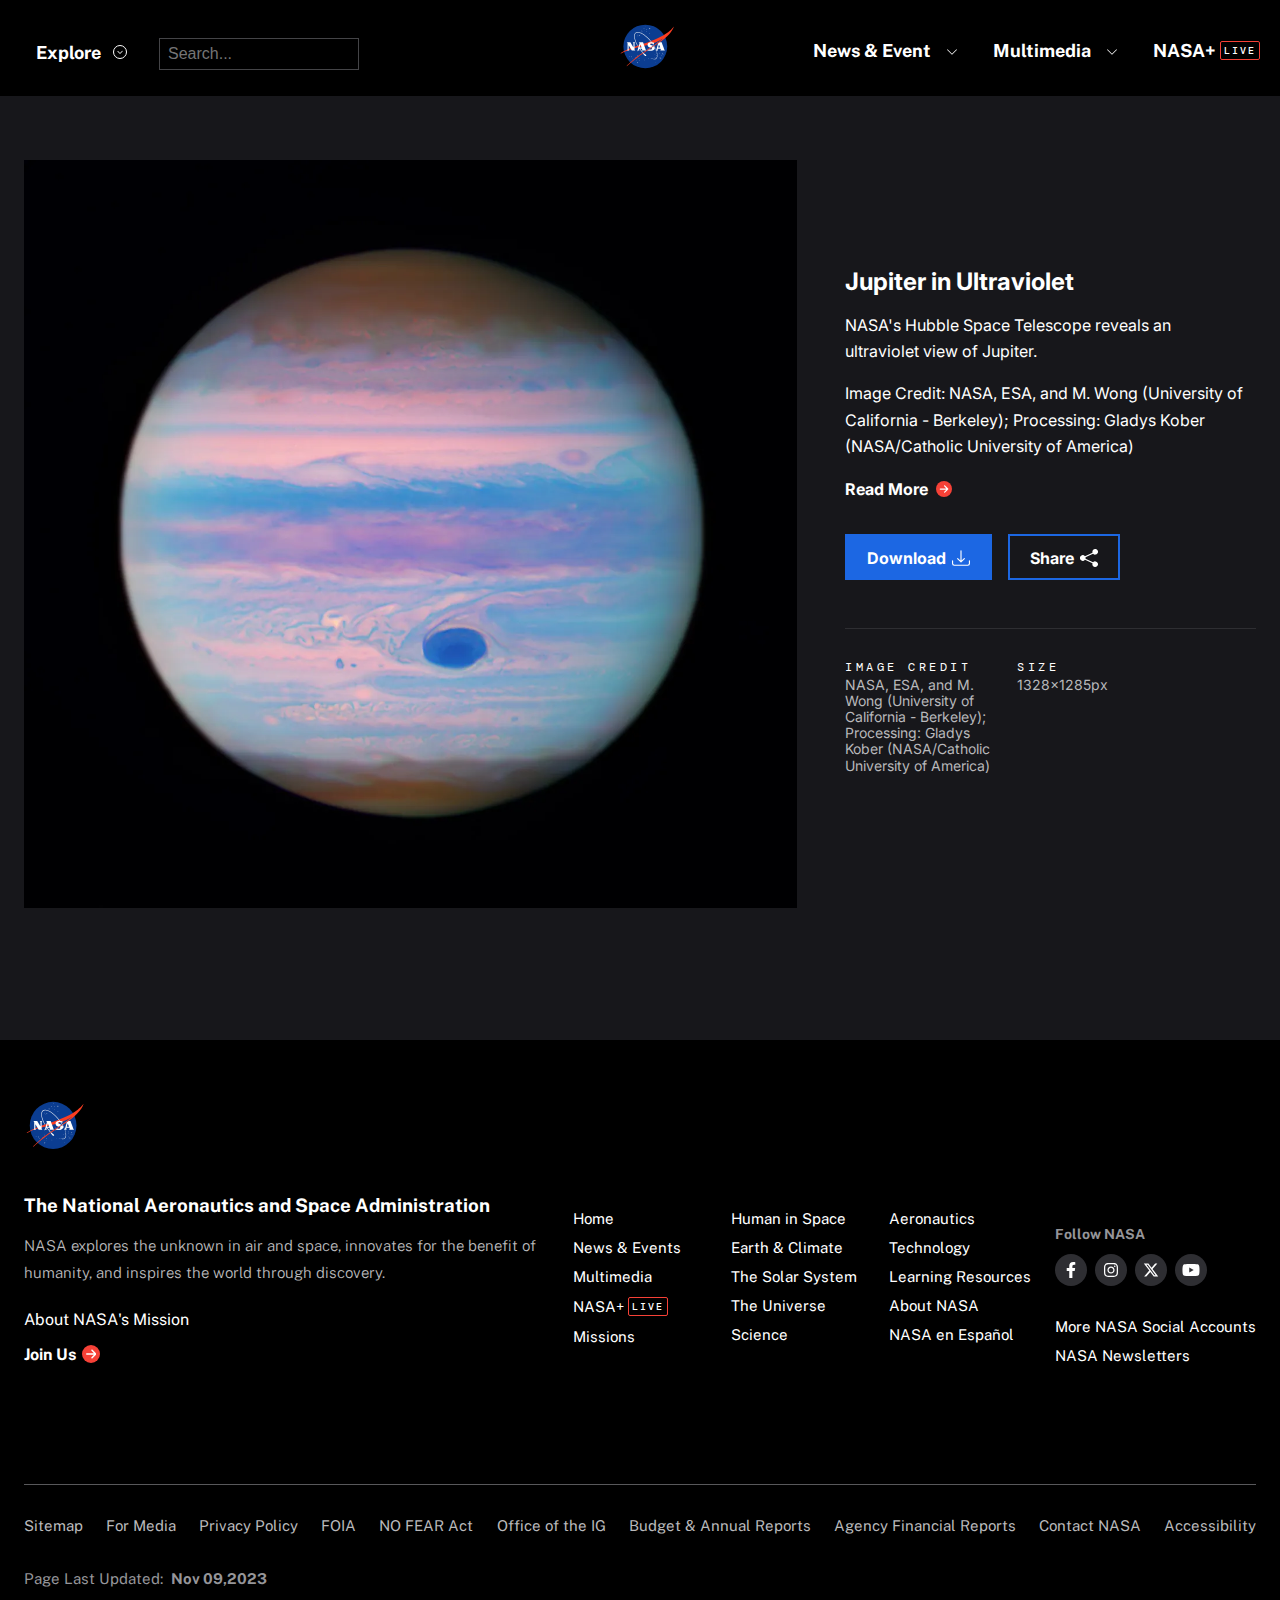
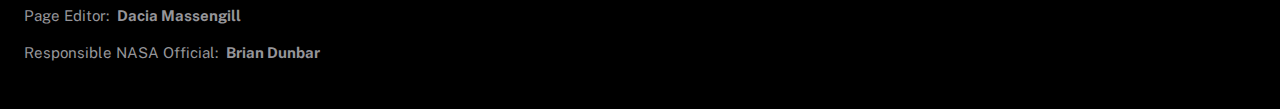
<file: jupiter.html>
<!DOCTYPE html>
<html lang="en">
  <head>
    <meta charset="UTF-8" />
    <meta name="viewport" content="width=device-width, initial-scale=1.0" />
    <link rel="stylesheet" href="css/header.css" />
    <link rel="stylesheet" href="css/jupiter.css" />
    <link rel="stylesheet" href="css/footer.css" />
    <title>Jupiter</title>
  </head>

  <body>
    <header class="Bar">
      <div class="toggle-bar">
        <button onclick="barToggle()">
          <div class="menu-toggle">
            <div class="menu-toggle-top"></div>
            <div class="menu-toggle-middle"></div>
            <div class="menu-toggle-bottom"></div>
          </div>
        </button>
      </div>
      <div class="logo">
        <a href="index.html"><img src="image/nasa-logo.svg" /></a>
      </div>
      <div class="search">
        <button onclick="togglePop()">
          <svg xmlns="http://www.w3.org/2000/svg" height="1em" viewBox="0 0 512 512">
            <!--! Font Awesome Free 6.4.2 by @fontawesome - https://fontawesome.com License - https://fontawesome.com/license (Commercial License) Copyright 2023 Fonticons, Inc. -->
            <path
              d="M416 208c0 45.9-14.9 88.3-40 122.7L502.6 457.4c12.5 12.5 12.5 32.8 0 45.3s-32.8 12.5-45.3 0L330.7 376c-34.4 25.2-76.8 40-122.7 40C93.1 416 0 322.9 0 208S93.1 0 208 0S416 93.1 416 208zM208 352a144 144 0 1 0 0-288 144 144 0 1 0 0 288z" />
          </svg>
        </button>
      </div>
    </header>
    <header class="Menu">
      <div class="menu">
        <div class="menu-left">
          <button class="Explore" onclick="barToggle()">
            <div class="explore">Explore</div>
            <div class="drop">
              <svg xmlns="http://www.w3.org/2000/svg" viewBox="0 0 512 512">
                <!--! Font Awesome Pro 6.4.2 by @fontawesome - https://fontawesome.com License - https://fontawesome.com/license (Commercial License) Copyright 2023 Fonticons, Inc. -->
                <path
                  d="M233.4 406.6c12.5 12.5 32.8 12.5 45.3 0l192-192c12.5-12.5 12.5-32.8 0-45.3s-32.8-12.5-45.3 0L256 338.7 86.6 169.4c-12.5-12.5-32.8-12.5-45.3 0s-12.5 32.8 0 45.3l192 192z" />
              </svg>
            </div>
          </button>
          <input type="search" placeholder="Search..." />
        </div>
  
        <div class="logo">
          <a href="index.html"><img src="image/nasa-logo.svg" /></a>
        </div>
        <div class="menu-right">
          <a href="event.html">
            <button class="Explore">
              <div class="explore">News & Event</div>
              <div class="drop"><svg xmlns="http://www.w3.org/2000/svg" width="16" height="16" fill="currentColor"
                  class="bi bi-chevron-down" viewBox="0 0 16 16">
                  <path fill-rule="evenodd"
                    d="M1.646 4.646a.5.5 0 0 1 .708 0L8 10.293l5.646-5.647a.5.5 0 0 1 .708.708l-6 6a.5.5 0 0 1-.708 0l-6-6a.5.5 0 0 1 0-.708z" />
                </svg></div>
            </button></a>
          <a href="description.html"><button class="Explore">
              <div class="explore">Multimedia</div>
              <div class="drop"><svg xmlns="http://www.w3.org/2000/svg" width="16" height="16" fill="currentColor"
                  class="bi bi-chevron-down" viewBox="0 0 16 16">
                  <path fill-rule="evenodd"
                    d="M1.646 4.646a.5.5 0 0 1 .708 0L8 10.293l5.646-5.647a.5.5 0 0 1 .708.708l-6 6a.5.5 0 0 1-.708 0l-6-6a.5.5 0 0 1 0-.708z" />
                </svg></div>
            </button></a>
          <a href="plus.html"><button class="Explore">
              <div class="explore plus">Nasa+</div>
            </button></a>
        </div>
      </div>
    </header>
    <div class="menubar" id="menubar">
      <div class="linkpage">
        <ul>
          <li>
            <a href="#">
              <div>Home</div>
              <div><svg xmlns="http://www.w3.org/2000/svg" width="16" height="16" fill="currentColor"
                  class="bi bi-chevron-right" viewBox="0 0 16 16">
                  <path fill-rule="evenodd"
                    d="M4.646 1.646a.5.5 0 0 1 .708 0l6 6a.5.5 0 0 1 0 .708l-6 6a.5.5 0 0 1-.708-.708L10.293 8 4.646 2.354a.5.5 0 0 1 0-.708z" />
                </svg></div>
            </a>
          </li>
          <li>
            <a href="#">
              <div>Missions</div>
              <div><svg xmlns="http://www.w3.org/2000/svg" width="16" height="16" fill="currentColor"
                  class="bi bi-chevron-right" viewBox="0 0 16 16">
                  <path fill-rule="evenodd"
                    d="M4.646 1.646a.5.5 0 0 1 .708 0l6 6a.5.5 0 0 1 0 .708l-6 6a.5.5 0 0 1-.708-.708L10.293 8 4.646 2.354a.5.5 0 0 1 0-.708z" />
                </svg></div>
            </a>
          </li>
          <li>
            <a href="#">
              <div>Humans in Space</div>
              <div><svg xmlns="http://www.w3.org/2000/svg" width="16" height="16" fill="currentColor"
                  class="bi bi-chevron-right" viewBox="0 0 16 16">
                  <path fill-rule="evenodd"
                    d="M4.646 1.646a.5.5 0 0 1 .708 0l6 6a.5.5 0 0 1 0 .708l-6 6a.5.5 0 0 1-.708-.708L10.293 8 4.646 2.354a.5.5 0 0 1 0-.708z" />
                </svg></div>
            </a>
          </li>
          <li>
            <a href="#">
              <div>Earth & Climate</div>
              <div><svg xmlns="http://www.w3.org/2000/svg" width="16" height="16" fill="currentColor"
                  class="bi bi-chevron-right" viewBox="0 0 16 16">
                  <path fill-rule="evenodd"
                    d="M4.646 1.646a.5.5 0 0 1 .708 0l6 6a.5.5 0 0 1 0 .708l-6 6a.5.5 0 0 1-.708-.708L10.293 8 4.646 2.354a.5.5 0 0 1 0-.708z" />
                </svg></div>
            </a>
          </li>
          <li>
            <a href="#">
              <div>The Solar System</div>
              <div><svg xmlns="http://www.w3.org/2000/svg" width="16" height="16" fill="currentColor"
                  class="bi bi-chevron-right" viewBox="0 0 16 16">
                  <path fill-rule="evenodd"
                    d="M4.646 1.646a.5.5 0 0 1 .708 0l6 6a.5.5 0 0 1 0 .708l-6 6a.5.5 0 0 1-.708-.708L10.293 8 4.646 2.354a.5.5 0 0 1 0-.708z" />
                </svg></div>
            </a>
          </li>
          <li>
            <a href="#">
              <div>The Universe</div>
              <div><svg xmlns="http://www.w3.org/2000/svg" width="16" height="16" fill="currentColor"
                  class="bi bi-chevron-right" viewBox="0 0 16 16">
                  <path fill-rule="evenodd"
                    d="M4.646 1.646a.5.5 0 0 1 .708 0l6 6a.5.5 0 0 1 0 .708l-6 6a.5.5 0 0 1-.708-.708L10.293 8 4.646 2.354a.5.5 0 0 1 0-.708z" />
                </svg></div>
            </a>
          </li>
          <li>
            <a href="#">
              <div>Science</div>
              <div><svg xmlns="http://www.w3.org/2000/svg" width="16" height="16" fill="currentColor"
                  class="bi bi-chevron-right" viewBox="0 0 16 16">
                  <path fill-rule="evenodd"
                    d="M4.646 1.646a.5.5 0 0 1 .708 0l6 6a.5.5 0 0 1 0 .708l-6 6a.5.5 0 0 1-.708-.708L10.293 8 4.646 2.354a.5.5 0 0 1 0-.708z" />
                </svg></div>
            </a>
          </li>
          <li>
            <a href="#">
              <div>Aeronautics</div>
              <div><svg xmlns="http://www.w3.org/2000/svg" width="16" height="16" fill="currentColor"
                  class="bi bi-chevron-right" viewBox="0 0 16 16">
                  <path fill-rule="evenodd"
                    d="M4.646 1.646a.5.5 0 0 1 .708 0l6 6a.5.5 0 0 1 0 .708l-6 6a.5.5 0 0 1-.708-.708L10.293 8 4.646 2.354a.5.5 0 0 1 0-.708z" />
                </svg></div>
            </a>
          </li>
          <li>
            <a href="#">
              <div>Technology</div>
              <div><svg xmlns="http://www.w3.org/2000/svg" width="16" height="16" fill="currentColor"
                  class="bi bi-chevron-right" viewBox="0 0 16 16">
                  <path fill-rule="evenodd"
                    d="M4.646 1.646a.5.5 0 0 1 .708 0l6 6a.5.5 0 0 1 0 .708l-6 6a.5.5 0 0 1-.708-.708L10.293 8 4.646 2.354a.5.5 0 0 1 0-.708z" />
                </svg></div>
            </a>
          </li>
          <li>
            <a href="#">
              <div>Leaining Resources</div>
              <div><svg xmlns="http://www.w3.org/2000/svg" width="16" height="16" fill="currentColor"
                  class="bi bi-chevron-right" viewBox="0 0 16 16">
                  <path fill-rule="evenodd"
                    d="M4.646 1.646a.5.5 0 0 1 .708 0l6 6a.5.5 0 0 1 0 .708l-6 6a.5.5 0 0 1-.708-.708L10.293 8 4.646 2.354a.5.5 0 0 1 0-.708z" />
                </svg></div>
            </a>
          </li>
          <li>
            <a href="#">
              <div>About NASA</div>
              <div><svg xmlns="http://www.w3.org/2000/svg" width="16" height="16" fill="currentColor"
                  class="bi bi-chevron-right" viewBox="0 0 16 16">
                  <path fill-rule="evenodd"
                    d="M4.646 1.646a.5.5 0 0 1 .708 0l6 6a.5.5 0 0 1 0 .708l-6 6a.5.5 0 0 1-.708-.708L10.293 8 4.646 2.354a.5.5 0 0 1 0-.708z" />
                </svg></div>
            </a>
          </li>
          <li>
            <a href="#">
              <div>Español</div>
              <div><svg xmlns="http://www.w3.org/2000/svg" width="16" height="16" fill="currentColor"
                  class="bi bi-chevron-right" viewBox="0 0 16 16">
                  <path fill-rule="evenodd"
                    d="M4.646 1.646a.5.5 0 0 1 .708 0l6 6a.5.5 0 0 1 0 .708l-6 6a.5.5 0 0 1-.708-.708L10.293 8 4.646 2.354a.5.5 0 0 1 0-.708z" />
                </svg></div>
            </a>
          </li>
        </ul>
        <hr />
        <ul>
          <li>
            <a href="event.html">
              <div>News & Events</div>
              <div><svg xmlns="http://www.w3.org/2000/svg" width="16" height="16" fill="currentColor"
                  class="bi bi-chevron-right" viewBox="0 0 16 16">
                  <path fill-rule="evenodd"
                    d="M4.646 1.646a.5.5 0 0 1 .708 0l6 6a.5.5 0 0 1 0 .708l-6 6a.5.5 0 0 1-.708-.708L10.293 8 4.646 2.354a.5.5 0 0 1 0-.708z" />
                </svg></div>
            </a>
          </li>
          <li>
            <a href="description.html">
              <div>Multimedia</div>
              <div><svg xmlns="http://www.w3.org/2000/svg" width="16" height="16" fill="currentColor"
                  class="bi bi-chevron-right" viewBox="0 0 16 16">
                  <path fill-rule="evenodd"
                    d="M4.646 1.646a.5.5 0 0 1 .708 0l6 6a.5.5 0 0 1 0 .708l-6 6a.5.5 0 0 1-.708-.708L10.293 8 4.646 2.354a.5.5 0 0 1 0-.708z" />
                </svg></div>
            </a>
          </li>
          <li>
            <a href="plus.html">
              <div class="plus">NASA+</div>
            </a>
          </li>
        </ul>
      </div>
      <div class="featured">
        <h3>Featured</h3>
        <div class="groupblock">
          <a href="#">
            <div class="block">
              <div class="pic">
                <img src="image/img-0662-1.webp" alt="Keeper" />
              </div>
              <div class="min">9 min read</div>
              <div class="headline">
                Rita Owens: Keeper of NASA’s Digital Knowledge
              </div>
              <span><svg xmlns="http://www.w3.org/2000/svg" width="16" height="16" fill="currentColor"
                  class="bi bi-bookmark-fill" viewBox="0 0 16 16">
                  <path
                    d="M2 2v13.5a.5.5 0 0 0 .74.439L8 13.069l5.26 2.87A.5.5 0 0 0 14 15.5V2a2 2 0 0 0-2-2H4a2 2 0 0 0-2 2z" />
                </svg> article</span><span>3 days ago</span>
            </div>
          </a>
          <a href="#">
            <div class="block">
              <div class="pic">
                <img src="image/marscloud.webp" alt="Keeper" />
              </div>
              <div class="min">9 min read</div>
              <div class="headline">
                Rita Owens: Keeper of NASA’s Digital Knowledge
              </div>
              <span><svg xmlns="http://www.w3.org/2000/svg" width="16" height="16" fill="currentColor"
                  class="bi bi-bookmark-fill" viewBox="0 0 16 16">
                  <path
                    d="M2 2v13.5a.5.5 0 0 0 .74.439L8 13.069l5.26 2.87A.5.5 0 0 0 14 15.5V2a2 2 0 0 0-2-2H4a2 2 0 0 0-2 2z" />
                </svg>article</span><span>3 days ago</span>
            </div>
          </a>
          <a href="#">
            <div class="block">
              <div class="pic">
                <img src="image/tundra.webp" alt="Keeper" />
              </div>
              <div class="min">9 min read</div>
              <div class="headline">
                Rita Owens: Keeper of NASA’s Digital Knowledge
              </div>
              <span><svg xmlns="http://www.w3.org/2000/svg" width="16" height="16" fill="currentColor"
                  class="bi bi-bookmark-fill" viewBox="0 0 16 16">
                  <path
                    d="M2 2v13.5a.5.5 0 0 0 .74.439L8 13.069l5.26 2.87A.5.5 0 0 0 14 15.5V2a2 2 0 0 0-2-2H4a2 2 0 0 0-2 2z" />
                </svg>article</span><span>3 days ago</span>
            </div>
          </a>
        </div>
      </div>
    </div>
    <div class="search-panel" id="bar">
      <div class="panel">
        <form class="formsearch">
          <svg xmlns="http://www.w3.org/2000/svg" height="1em" viewBox="0 0 512 512">
            <!--! Font Awesome Free 6.4.2 by @fontawesome - https://fontawesome.com License - https://fontawesome.com/license (Commercial License) Copyright 2023 Fonticons, Inc. -->
            <path
              d="M416 208c0 45.9-14.9 88.3-40 122.7L502.6 457.4c12.5 12.5 12.5 32.8 0 45.3s-32.8 12.5-45.3 0L330.7 376c-34.4 25.2-76.8 40-122.7 40C93.1 416 0 322.9 0 208S93.1 0 208 0S416 93.1 416 208zM208 352a144 144 0 1 0 0-288 144 144 0 1 0 0 288z" />
          </svg><input placeholder="Search the universe" />
        </form>
        <button class="closepanel" onclick="togglePop()">
          <svg xmlns="http://www.w3.org/2000/svg" height="1em" viewBox="0 0 384 512">
            <!--! Font Awesome Free 6.4.2 by @fontawesome - https://fontawesome.com License - https://fontawesome.com/license (Commercial License) Copyright 2023 Fonticons, Inc. -->
            <path
              d="M376.6 84.5c11.3-13.6 9.5-33.8-4.1-45.1s-33.8-9.5-45.1 4.1L192 206 56.6 43.5C45.3 29.9 25.1 28.1 11.5 39.4S-3.9 70.9 7.4 84.5L150.3 256 7.4 427.5c-11.3 13.6-9.5 33.8 4.1 45.1s33.8 9.5 45.1-4.1L192 306 327.4 468.5c11.3 13.6 31.5 15.4 45.1 4.1s15.4-31.5 4.1-45.1L233.7 256 376.6 84.5z" />
          </svg>
        </button>
      </div>
      <div class="searchlist">
        <div class="searchcategory">
          <h2 class="suggest">Suggested Searches</h2>
          <ul class="category">
            <li>
              <a href="#">
                <div>
                  <span class="magnify"><svg xmlns="http://www.w3.org/2000/svg" height="1em"
                      viewBox="0 0 512 512"><!--! Font Awesome Free 6.4.2 by @fontawesome - https://fontawesome.com License - https://fontawesome.com/license (Commercial License) Copyright 2023 Fonticons, Inc. -->
                      <path
                        d="M416 208c0 45.9-14.9 88.3-40 122.7L502.6 457.4c12.5 12.5 12.5 32.8 0 45.3s-32.8 12.5-45.3 0L330.7 376c-34.4 25.2-76.8 40-122.7 40C93.1 416 0 322.9 0 208S93.1 0 208 0S416 93.1 416 208zM208 352a144 144 0 1 0 0-288 144 144 0 1 0 0 288z" />
                    </svg></span>Climate Change
                </div>
                <div class="arrow">
                  <svg xmlns="http://www.w3.org/2000/svg" width="16" height="16" fill="currentColor"
                    class="bi bi-arrow-right-circle-fill" viewBox="0 0 16 16">
                    <path
                      d="M8 0a8 8 0 1 1 0 16A8 8 0 0 1 8 0zM4.5 7.5a.5.5 0 0 0 0 1h5.793l-2.147 2.146a.5.5 0 0 0 .708.708l3-3a.5.5 0 0 0 0-.708l-3-3a.5.5 0 1 0-.708.708L10.293 7.5H4.5z" />
                  </svg>
                </div>
              </a>
              <hr />
            </li>
            <li>
              <a href="#">
                <div>
                  <span class="magnify"><svg xmlns="http://www.w3.org/2000/svg" height="1em"
                      viewBox="0 0 512 512"><!--! Font Awesome Free 6.4.2 by @fontawesome - https://fontawesome.com License - https://fontawesome.com/license (Commercial License) Copyright 2023 Fonticons, Inc. -->
                      <path
                        d="M416 208c0 45.9-14.9 88.3-40 122.7L502.6 457.4c12.5 12.5 12.5 32.8 0 45.3s-32.8 12.5-45.3 0L330.7 376c-34.4 25.2-76.8 40-122.7 40C93.1 416 0 322.9 0 208S93.1 0 208 0S416 93.1 416 208zM208 352a144 144 0 1 0 0-288 144 144 0 1 0 0 288z" />
                    </svg></span>Artemis
                </div>
                <div class="arrow">
                  <svg xmlns="http://www.w3.org/2000/svg" width="16" height="16" fill="currentColor"
                    class="bi bi-arrow-right-circle-fill" viewBox="0 0 16 16">
                    <path
                      d="M8 0a8 8 0 1 1 0 16A8 8 0 0 1 8 0zM4.5 7.5a.5.5 0 0 0 0 1h5.793l-2.147 2.146a.5.5 0 0 0 .708.708l3-3a.5.5 0 0 0 0-.708l-3-3a.5.5 0 1 0-.708.708L10.293 7.5H4.5z" />
                  </svg>
                </div>
              </a>
              <hr />
            </li>
            <li>
              <a href="#">
                <div>
                  <span class="magnify"><svg xmlns="http://www.w3.org/2000/svg" height="1em"
                      viewBox="0 0 512 512"><!--! Font Awesome Free 6.4.2 by @fontawesome - https://fontawesome.com License - https://fontawesome.com/license (Commercial License) Copyright 2023 Fonticons, Inc. -->
                      <path
                        d="M416 208c0 45.9-14.9 88.3-40 122.7L502.6 457.4c12.5 12.5 12.5 32.8 0 45.3s-32.8 12.5-45.3 0L330.7 376c-34.4 25.2-76.8 40-122.7 40C93.1 416 0 322.9 0 208S93.1 0 208 0S416 93.1 416 208zM208 352a144 144 0 1 0 0-288 144 144 0 1 0 0 288z" />
                    </svg></span>Expedition 64
                </div>
                <div class="arrow">
                  <svg xmlns="http://www.w3.org/2000/svg" width="16" height="16" fill="currentColor"
                    class="bi bi-arrow-right-circle-fill" viewBox="0 0 16 16">
                    <path
                      d="M8 0a8 8 0 1 1 0 16A8 8 0 0 1 8 0zM4.5 7.5a.5.5 0 0 0 0 1h5.793l-2.147 2.146a.5.5 0 0 0 .708.708l3-3a.5.5 0 0 0 0-.708l-3-3a.5.5 0 1 0-.708.708L10.293 7.5H4.5z" />
                  </svg>
                </div>
              </a>
              <hr />
            </li>
            <li>
              <a href="#">
                <div>
                  <span class="magnify"><svg xmlns="http://www.w3.org/2000/svg" height="1em"
                      viewBox="0 0 512 512"><!--! Font Awesome Free 6.4.2 by @fontawesome - https://fontawesome.com License - https://fontawesome.com/license (Commercial License) Copyright 2023 Fonticons, Inc. -->
                      <path
                        d="M416 208c0 45.9-14.9 88.3-40 122.7L502.6 457.4c12.5 12.5 12.5 32.8 0 45.3s-32.8 12.5-45.3 0L330.7 376c-34.4 25.2-76.8 40-122.7 40C93.1 416 0 322.9 0 208S93.1 0 208 0S416 93.1 416 208zM208 352a144 144 0 1 0 0-288 144 144 0 1 0 0 288z" />
                    </svg></span>Mars perseverance
                </div>
                <div class="arrow">
                  <svg xmlns="http://www.w3.org/2000/svg" width="16" height="16" fill="currentColor"
                    class="bi bi-arrow-right-circle-fill" viewBox="0 0 16 16">
                    <path
                      d="M8 0a8 8 0 1 1 0 16A8 8 0 0 1 8 0zM4.5 7.5a.5.5 0 0 0 0 1h5.793l-2.147 2.146a.5.5 0 0 0 .708.708l3-3a.5.5 0 0 0 0-.708l-3-3a.5.5 0 1 0-.708.708L10.293 7.5H4.5z" />
                  </svg>
                </div>
              </a>
              <hr />
            </li>
            <li>
              <a href="#">
                <div>
                  <span class="magnify"><svg xmlns="http://www.w3.org/2000/svg" height="1em"
                      viewBox="0 0 512 512"><!--! Font Awesome Free 6.4.2 by @fontawesome - https://fontawesome.com License - https://fontawesome.com/license (Commercial License) Copyright 2023 Fonticons, Inc. -->
                      <path
                        d="M416 208c0 45.9-14.9 88.3-40 122.7L502.6 457.4c12.5 12.5 12.5 32.8 0 45.3s-32.8 12.5-45.3 0L330.7 376c-34.4 25.2-76.8 40-122.7 40C93.1 416 0 322.9 0 208S93.1 0 208 0S416 93.1 416 208zM208 352a144 144 0 1 0 0-288 144 144 0 1 0 0 288z" />
                    </svg></span>SpaceX Crew-2
                </div>
                <div class="arrow">
                  <svg xmlns="http://www.w3.org/2000/svg" width="16" height="16" fill="currentColor"
                    class="bi bi-arrow-right-circle-fill" viewBox="0 0 16 16">
                    <path
                      d="M8 0a8 8 0 1 1 0 16A8 8 0 0 1 8 0zM4.5 7.5a.5.5 0 0 0 0 1h5.793l-2.147 2.146a.5.5 0 0 0 .708.708l3-3a.5.5 0 0 0 0-.708l-3-3a.5.5 0 1 0-.708.708L10.293 7.5H4.5z" />
                  </svg>
                </div>
              </a>
              <hr />
            </li>
            <li>
              <a href="#">
                <div>
                  <span class="magnify"><svg xmlns="http://www.w3.org/2000/svg" height="1em"
                      viewBox="0 0 512 512"><!--! Font Awesome Free 6.4.2 by @fontawesome - https://fontawesome.com License - https://fontawesome.com/license (Commercial License) Copyright 2023 Fonticons, Inc. -->
                      <path
                        d="M416 208c0 45.9-14.9 88.3-40 122.7L502.6 457.4c12.5 12.5 12.5 32.8 0 45.3s-32.8 12.5-45.3 0L330.7 376c-34.4 25.2-76.8 40-122.7 40C93.1 416 0 322.9 0 208S93.1 0 208 0S416 93.1 416 208zM208 352a144 144 0 1 0 0-288 144 144 0 1 0 0 288z" />
                    </svg></span>International Space Station
                </div>
                <div class="arrow">
                  <svg xmlns="http://www.w3.org/2000/svg" width="16" height="16" fill="currentColor"
                    class="bi bi-arrow-right-circle-fill" viewBox="0 0 16 16">
                    <path
                      d="M8 0a8 8 0 1 1 0 16A8 8 0 0 1 8 0zM4.5 7.5a.5.5 0 0 0 0 1h5.793l-2.147 2.146a.5.5 0 0 0 .708.708l3-3a.5.5 0 0 0 0-.708l-3-3a.5.5 0 1 0-.708.708L10.293 7.5H4.5z" />
                  </svg>
                </div>
              </a>
              <hr />
            </li>
            <li>
              <a href="#">
                <div>View All Topics A-Z</div>
                <div class="arrow">
                  <svg xmlns="http://www.w3.org/2000/svg" width="16" height="16" fill="currentColor"
                    class="bi bi-arrow-right-circle-fill" viewBox="0 0 16 16">
                    <path
                      d="M8 0a8 8 0 1 1 0 16A8 8 0 0 1 8 0zM4.5 7.5a.5.5 0 0 0 0 1h5.793l-2.147 2.146a.5.5 0 0 0 .708.708l3-3a.5.5 0 0 0 0-.708l-3-3a.5.5 0 1 0-.708.708L10.293 7.5H4.5z" />
                  </svg>
                </div>
              </a>
              <hr />
            </li>
          </ul>
        </div>
      </div>
    </div>
    <main class="img-content">
      <div class="jupiter">
        <img src="image/image-of-day/jupiter.webp" alt="" />
      </div>
      <div class="details">
        <h1>Jupiter in Ultraviolet</h1>
        <p>
          NASA's Hubble Space Telescope reveals an ultraviolet view of Jupiter.
        </p>
        <p>
          Image Credit: NASA, ESA, and M. Wong (University of California -
          Berkeley); Processing: Gladys Kober (NASA/Catholic University of
          America)
        </p>
        <p>
          <a href="#"
            >Read More
            <svg xmlns="http://www.w3.org/2000/svg" height="1em" viewBox="0 0 448 512"><!--! Font Awesome Free 6.4.2 by @fontawesome - https://fontawesome.com License - https://fontawesome.com/license (Commercial License) Copyright 2023 Fonticons, Inc. --><path d="M438.6 278.6c12.5-12.5 12.5-32.8 0-45.3l-160-160c-12.5-12.5-32.8-12.5-45.3 0s-12.5 32.8 0 45.3L338.8 224 32 224c-17.7 0-32 14.3-32 32s14.3 32 32 32l306.7 0L233.4 393.4c-12.5 12.5-12.5 32.8 0 45.3s32.8 12.5 45.3 0l160-160z"/></svg></a>
        </p>
        <div class="btn">
          <a href="image/image-of-day/jupiter.webp" download
            ><button class="download">
              Download <span><svg xmlns="http://www.w3.org/2000/svg" width="16" height="16" fill="currentColor" class="bi bi-download" viewBox="0 0 16 16">
                <path d="M.5 9.9a.5.5 0 0 1 .5.5v2.5a1 1 0 0 0 1 1h12a1 1 0 0 0 1-1v-2.5a.5.5 0 0 1 1 0v2.5a2 2 0 0 1-2 2H2a2 2 0 0 1-2-2v-2.5a.5.5 0 0 1 .5-.5z"/>
                <path d="M7.646 11.854a.5.5 0 0 0 .708 0l3-3a.5.5 0 0 0-.708-.708L8.5 10.293V1.5a.5.5 0 0 0-1 0v8.793L5.354 8.146a.5.5 0 1 0-.708.708l3 3z"/>
              </svg></span></button
          ></a>
          <a href="#"
            ><button class="share">
              Share <span><svg xmlns="http://www.w3.org/2000/svg" width="16" height="16" fill="currentColor" class="bi bi-share-fill" viewBox="0 0 16 16">
                <path d="M11 2.5a2.5 2.5 0 1 1 .603 1.628l-6.718 3.12a2.499 2.499 0 0 1 0 1.504l6.718 3.12a2.5 2.5 0 1 1-.488.876l-6.718-3.12a2.5 2.5 0 1 1 0-3.256l6.718-3.12A2.5 2.5 0 0 1 11 2.5z"/>
              </svg></span></button
          ></a>
        </div>

        <div class="credit-size">
          <div class="img-credit">
            <div>image credit</div>
            <div>
              NASA, ESA, and M. Wong (University of California - Berkeley);
              Processing: Gladys Kober (NASA/Catholic University of America)
            </div>
          </div>
          <div class="img-size">
            <div>size</div>
            <div>1328x1285px</div>
          </div>
        </div>
      </div>
    </main>
    <footer>
      <div class="logo"><img src="image/nasa-logo.svg" alt="" /></div>
      <div class="content">
        <div class="detail">
          <h3>The National Aeronautics and Space Administration</h3>
          <p>
            NASA explores the unknown in air and space, innovates for the
            benefit of humanity, and inspires the world through discovery.
          </p>
          <div class="about"><a href="#">About NASA's Mission</a></div>
          <a href="#">Join Us
            <div><svg xmlns="http://www.w3.org/2000/svg" height="1em"
                viewBox="0 0 448 512"><!--! Font Awesome Free 6.4.2 by @fontawesome - https://fontawesome.com License - https://fontawesome.com/license (Commercial License) Copyright 2023 Fonticons, Inc. -->
                <path
                  d="M438.6 278.6c12.5-12.5 12.5-32.8 0-45.3l-160-160c-12.5-12.5-32.8-12.5-45.3 0s-12.5 32.8 0 45.3L338.8 224 32 224c-17.7 0-32 14.3-32 32s14.3 32 32 32l306.7 0L233.4 393.4c-12.5 12.5-12.5 32.8 0 45.3s32.8 12.5 45.3 0l160-160z" />
              </svg></div>
          </a>
        </div>
        <ul class="footermenu first">
          <li><a href="#">Home</a></li>
          <li><a href="#">News & Events</a></li>
          <li><a href="#">Multimedia</a></li>
          <li class="plus"><a href="#">NASA+</a></li>
          <li><a href="#">Missions</a></li>
          <li><a href="#">Human in Space</a></li>
          <li><a href="#">Earth & Climate</a></li>
          <li><a href="#">The Solar System</a></li>
          <li><a href="#">The Universe</a></li>
          <li><a href="#">Science</a></li>
          <li><a href="#">Aeronautics</a></li>
          <li><a href="#">Technology</a></li>
          <li><a href="#">Learning Resources</a></li>
          <li><a href="#">About NASA</a></li>
          <li><a href="#">NASA en Español</a></li>
        </ul>
        <div class="contact">
          <h3>Follow NASA</h3>
          <ul class="contact-icon">
            <li>
              <a href="#"><svg xmlns="http://www.w3.org/2000/svg" height="1em"
                  viewBox="0 0 320 512"><!--! Font Awesome Free 6.4.2 by @fontawesome - https://fontawesome.com License - https://fontawesome.com/license (Commercial License) Copyright 2023 Fonticons, Inc. -->
                  <path
                    d="M279.14 288l14.22-92.66h-88.91v-60.13c0-25.35 12.42-50.06 52.24-50.06h40.42V6.26S260.43 0 225.36 0c-73.22 0-121.08 44.38-121.08 124.72v70.62H22.89V288h81.39v224h100.17V288z" />
                </svg></i></a>
            </li>
            <li>
              <a href="#"><svg xmlns="http://www.w3.org/2000/svg" height="1em"
                  viewBox="0 0 448 512"><!--! Font Awesome Free 6.4.2 by @fontawesome - https://fontawesome.com License - https://fontawesome.com/license (Commercial License) Copyright 2023 Fonticons, Inc. -->
                  <path
                    d="M224.1 141c-63.6 0-114.9 51.3-114.9 114.9s51.3 114.9 114.9 114.9S339 319.5 339 255.9 287.7 141 224.1 141zm0 189.6c-41.1 0-74.7-33.5-74.7-74.7s33.5-74.7 74.7-74.7 74.7 33.5 74.7 74.7-33.6 74.7-74.7 74.7zm146.4-194.3c0 14.9-12 26.8-26.8 26.8-14.9 0-26.8-12-26.8-26.8s12-26.8 26.8-26.8 26.8 12 26.8 26.8zm76.1 27.2c-1.7-35.9-9.9-67.7-36.2-93.9-26.2-26.2-58-34.4-93.9-36.2-37-2.1-147.9-2.1-184.9 0-35.8 1.7-67.6 9.9-93.9 36.1s-34.4 58-36.2 93.9c-2.1 37-2.1 147.9 0 184.9 1.7 35.9 9.9 67.7 36.2 93.9s58 34.4 93.9 36.2c37 2.1 147.9 2.1 184.9 0 35.9-1.7 67.7-9.9 93.9-36.2 26.2-26.2 34.4-58 36.2-93.9 2.1-37 2.1-147.8 0-184.8zM398.8 388c-7.8 19.6-22.9 34.7-42.6 42.6-29.5 11.7-99.5 9-132.1 9s-102.7 2.6-132.1-9c-19.6-7.8-34.7-22.9-42.6-42.6-11.7-29.5-9-99.5-9-132.1s-2.6-102.7 9-132.1c7.8-19.6 22.9-34.7 42.6-42.6 29.5-11.7 99.5-9 132.1-9s102.7-2.6 132.1 9c19.6 7.8 34.7 22.9 42.6 42.6 11.7 29.5 9 99.5 9 132.1s2.7 102.7-9 132.1z" />
                </svg></a>
            </li>
            <li>
              <a href="#"><svg xmlns="http://www.w3.org/2000/svg" height="1em"
                  viewBox="0 0 512 512"><!--! Font Awesome Free 6.4.2 by @fontawesome - https://fontawesome.com License - https://fontawesome.com/license (Commercial License) Copyright 2023 Fonticons, Inc. -->
                  <path
                    d="M389.2 48h70.6L305.6 224.2 487 464H345L233.7 318.6 106.5 464H35.8L200.7 275.5 26.8 48H172.4L272.9 180.9 389.2 48zM364.4 421.8h39.1L151.1 88h-42L364.4 421.8z" />
                </svg></a>
            </li>
            <li>
              <a href="#"><svg xmlns="http://www.w3.org/2000/svg" height="1em"
                  viewBox="0 0 576 512"><!--! Font Awesome Free 6.4.2 by @fontawesome - https://fontawesome.com License - https://fontawesome.com/license (Commercial License) Copyright 2023 Fonticons, Inc. -->
                  <path
                    d="M549.655 124.083c-6.281-23.65-24.787-42.276-48.284-48.597C458.781 64 288 64 288 64S117.22 64 74.629 75.486c-23.497 6.322-42.003 24.947-48.284 48.597-11.412 42.867-11.412 132.305-11.412 132.305s0 89.438 11.412 132.305c6.281 23.65 24.787 41.5 48.284 47.821C117.22 448 288 448 288 448s170.78 0 213.371-11.486c23.497-6.321 42.003-24.171 48.284-47.821 11.412-42.867 11.412-132.305 11.412-132.305s0-89.438-11.412-132.305zm-317.51 213.508V175.185l142.739 81.205-142.739 81.201z" />
                </svg></a>
            </li>
          </ul>
          <div class="more"><a href="#">More NASA Social Accounts</a></div>
          <div class="letter"><a href="#">NASA Newsletters</a></div>
        </div>
        <ul class="footermenu secondary">
          <li><a href="#">Sitemap</a></li>
          <li><a href="#">For Media</a></li>
          <li><a href="#">Privacy Policy</a></li>
          <li><a href="#">FOIA</a></li>
          <li><a href="#">NO FEAR Act</a></li>
          <li><a href="#">Office of the IG</a></li>
          <li><a href="#">Budget & Annual Reports</a></li>
          <li><a href="#">Agency Financial Reports</a></li>
          <li><a href="#">Contact NASA</a></li>
          <li><a href="#">Accessibility</a></li>
        </ul>
        <ul class="credit">
          <li>
            <div>Page Last Updated:</div>
            <div>Nov 09,2023</div>
          </li>
          <li>
            <div>Page Editor:</div>
            <div>Dacia Massengill</div>
          </li>
          <li>
            <div>Responsible NASA Official:</div>
            <div>Brian Dunbar</div>
          </li>
        </ul>
      </div>
    </footer>
    <script src="js/active.js"></script>
  </body>
</html>
</file>
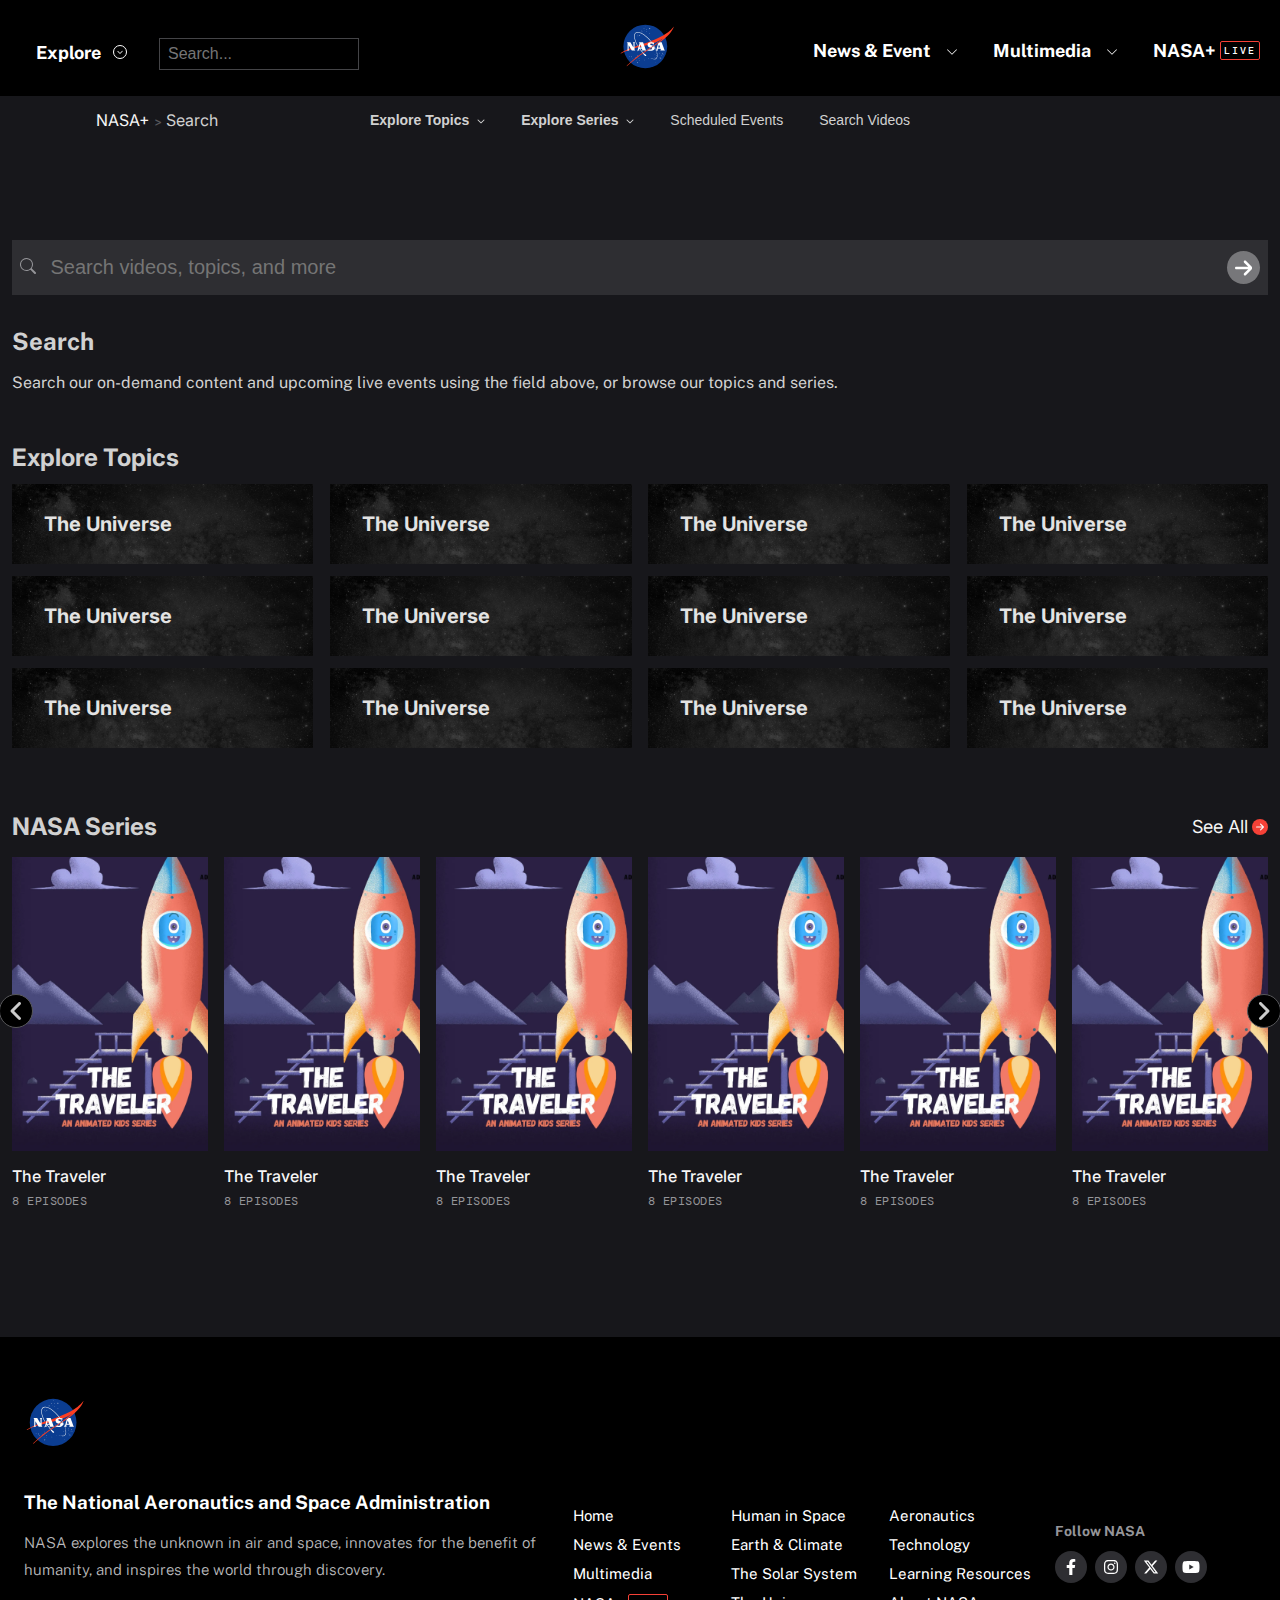
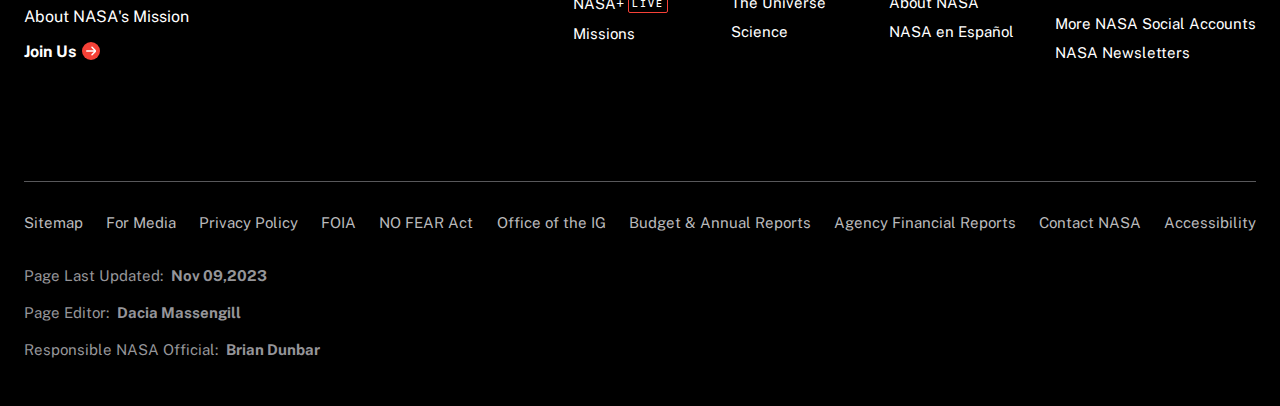
<file: plus.html>
<!DOCTYPE html>
<html lang="en">

<head>
  <meta charset="UTF-8">
  <meta name="viewport" content="width=device-width, initial-scale=1.0">
  <link rel="stylesheet" href="css/header.css">
  <link rel="stylesheet" href="css/plus.css">
  <link rel="stylesheet" href="css/footer.css">
  <title></title>
</head>

<body>
  <header class="Bar">
    <div class="toggle-bar">
      <button onclick="barToggle()">
        <div class="menu-toggle">
          <div class="menu-toggle-top"></div>
          <div class="menu-toggle-middle"></div>
          <div class="menu-toggle-bottom"></div>
        </div>
      </button>
    </div>
    <div class="logo">
      <a href="index.html"><img src="image/nasa-logo.svg" /></a>
    </div>
    <div class="search">
      <button onclick="togglePop()">
        <svg xmlns="http://www.w3.org/2000/svg" height="1em" viewBox="0 0 512 512">
          <!--! Font Awesome Free 6.4.2 by @fontawesome - https://fontawesome.com License - https://fontawesome.com/license (Commercial License) Copyright 2023 Fonticons, Inc. -->
          <path
            d="M416 208c0 45.9-14.9 88.3-40 122.7L502.6 457.4c12.5 12.5 12.5 32.8 0 45.3s-32.8 12.5-45.3 0L330.7 376c-34.4 25.2-76.8 40-122.7 40C93.1 416 0 322.9 0 208S93.1 0 208 0S416 93.1 416 208zM208 352a144 144 0 1 0 0-288 144 144 0 1 0 0 288z" />
        </svg>
      </button>
    </div>
  </header>
  <header class="Menu">
    <div class="menu">
      <div class="menu-left">
        <button class="Explore" onclick="barToggle()">
          <div class="explore">Explore</div>
          <div class="drop">
            <svg xmlns="http://www.w3.org/2000/svg" viewBox="0 0 512 512">
              <!--! Font Awesome Pro 6.4.2 by @fontawesome - https://fontawesome.com License - https://fontawesome.com/license (Commercial License) Copyright 2023 Fonticons, Inc. -->
              <path
                d="M233.4 406.6c12.5 12.5 32.8 12.5 45.3 0l192-192c12.5-12.5 12.5-32.8 0-45.3s-32.8-12.5-45.3 0L256 338.7 86.6 169.4c-12.5-12.5-32.8-12.5-45.3 0s-12.5 32.8 0 45.3l192 192z" />
            </svg>
          </div>
        </button>
        <input type="search" placeholder="Search..." />
      </div>

      <div class="logo">
        <a href="index.html"><img src="image/nasa-logo.svg" /></a>
      </div>
      <div class="menu-right">
        <a href="event.html">
          <button class="Explore">
            <div class="explore">News & Event</div>
            <div class="drop"><svg xmlns="http://www.w3.org/2000/svg" width="16" height="16" fill="currentColor"
                class="bi bi-chevron-down" viewBox="0 0 16 16">
                <path fill-rule="evenodd"
                  d="M1.646 4.646a.5.5 0 0 1 .708 0L8 10.293l5.646-5.647a.5.5 0 0 1 .708.708l-6 6a.5.5 0 0 1-.708 0l-6-6a.5.5 0 0 1 0-.708z" />
              </svg></div>
          </button></a>
        <a href="description.html"><button class="Explore">
            <div class="explore">Multimedia</div>
            <div class="drop"><svg xmlns="http://www.w3.org/2000/svg" width="16" height="16" fill="currentColor"
                class="bi bi-chevron-down" viewBox="0 0 16 16">
                <path fill-rule="evenodd"
                  d="M1.646 4.646a.5.5 0 0 1 .708 0L8 10.293l5.646-5.647a.5.5 0 0 1 .708.708l-6 6a.5.5 0 0 1-.708 0l-6-6a.5.5 0 0 1 0-.708z" />
              </svg></div>
          </button></a>
        <a href="plus.html"><button class="Explore">
            <div class="explore plus">Nasa+</div>
          </button></a>
      </div>
    </div>
  </header>
  <div class="menubar" id="menubar">
    <div class="linkpage">
      <ul>
        <li>
          <a href="#">
            <div>Home</div>
            <div><svg xmlns="http://www.w3.org/2000/svg" width="16" height="16" fill="currentColor"
                class="bi bi-chevron-right" viewBox="0 0 16 16">
                <path fill-rule="evenodd"
                  d="M4.646 1.646a.5.5 0 0 1 .708 0l6 6a.5.5 0 0 1 0 .708l-6 6a.5.5 0 0 1-.708-.708L10.293 8 4.646 2.354a.5.5 0 0 1 0-.708z" />
              </svg></div>
          </a>
        </li>
        <li>
          <a href="#">
            <div>Missions</div>
            <div><svg xmlns="http://www.w3.org/2000/svg" width="16" height="16" fill="currentColor"
                class="bi bi-chevron-right" viewBox="0 0 16 16">
                <path fill-rule="evenodd"
                  d="M4.646 1.646a.5.5 0 0 1 .708 0l6 6a.5.5 0 0 1 0 .708l-6 6a.5.5 0 0 1-.708-.708L10.293 8 4.646 2.354a.5.5 0 0 1 0-.708z" />
              </svg></div>
          </a>
        </li>
        <li>
          <a href="#">
            <div>Humans in Space</div>
            <div><svg xmlns="http://www.w3.org/2000/svg" width="16" height="16" fill="currentColor"
                class="bi bi-chevron-right" viewBox="0 0 16 16">
                <path fill-rule="evenodd"
                  d="M4.646 1.646a.5.5 0 0 1 .708 0l6 6a.5.5 0 0 1 0 .708l-6 6a.5.5 0 0 1-.708-.708L10.293 8 4.646 2.354a.5.5 0 0 1 0-.708z" />
              </svg></div>
          </a>
        </li>
        <li>
          <a href="#">
            <div>Earth & Climate</div>
            <div><svg xmlns="http://www.w3.org/2000/svg" width="16" height="16" fill="currentColor"
                class="bi bi-chevron-right" viewBox="0 0 16 16">
                <path fill-rule="evenodd"
                  d="M4.646 1.646a.5.5 0 0 1 .708 0l6 6a.5.5 0 0 1 0 .708l-6 6a.5.5 0 0 1-.708-.708L10.293 8 4.646 2.354a.5.5 0 0 1 0-.708z" />
              </svg></div>
          </a>
        </li>
        <li>
          <a href="#">
            <div>The Solar System</div>
            <div><svg xmlns="http://www.w3.org/2000/svg" width="16" height="16" fill="currentColor"
                class="bi bi-chevron-right" viewBox="0 0 16 16">
                <path fill-rule="evenodd"
                  d="M4.646 1.646a.5.5 0 0 1 .708 0l6 6a.5.5 0 0 1 0 .708l-6 6a.5.5 0 0 1-.708-.708L10.293 8 4.646 2.354a.5.5 0 0 1 0-.708z" />
              </svg></div>
          </a>
        </li>
        <li>
          <a href="#">
            <div>The Universe</div>
            <div><svg xmlns="http://www.w3.org/2000/svg" width="16" height="16" fill="currentColor"
                class="bi bi-chevron-right" viewBox="0 0 16 16">
                <path fill-rule="evenodd"
                  d="M4.646 1.646a.5.5 0 0 1 .708 0l6 6a.5.5 0 0 1 0 .708l-6 6a.5.5 0 0 1-.708-.708L10.293 8 4.646 2.354a.5.5 0 0 1 0-.708z" />
              </svg></div>
          </a>
        </li>
        <li>
          <a href="#">
            <div>Science</div>
            <div><svg xmlns="http://www.w3.org/2000/svg" width="16" height="16" fill="currentColor"
                class="bi bi-chevron-right" viewBox="0 0 16 16">
                <path fill-rule="evenodd"
                  d="M4.646 1.646a.5.5 0 0 1 .708 0l6 6a.5.5 0 0 1 0 .708l-6 6a.5.5 0 0 1-.708-.708L10.293 8 4.646 2.354a.5.5 0 0 1 0-.708z" />
              </svg></div>
          </a>
        </li>
        <li>
          <a href="#">
            <div>Aeronautics</div>
            <div><svg xmlns="http://www.w3.org/2000/svg" width="16" height="16" fill="currentColor"
                class="bi bi-chevron-right" viewBox="0 0 16 16">
                <path fill-rule="evenodd"
                  d="M4.646 1.646a.5.5 0 0 1 .708 0l6 6a.5.5 0 0 1 0 .708l-6 6a.5.5 0 0 1-.708-.708L10.293 8 4.646 2.354a.5.5 0 0 1 0-.708z" />
              </svg></div>
          </a>
        </li>
        <li>
          <a href="#">
            <div>Technology</div>
            <div><svg xmlns="http://www.w3.org/2000/svg" width="16" height="16" fill="currentColor"
                class="bi bi-chevron-right" viewBox="0 0 16 16">
                <path fill-rule="evenodd"
                  d="M4.646 1.646a.5.5 0 0 1 .708 0l6 6a.5.5 0 0 1 0 .708l-6 6a.5.5 0 0 1-.708-.708L10.293 8 4.646 2.354a.5.5 0 0 1 0-.708z" />
              </svg></div>
          </a>
        </li>
        <li>
          <a href="#">
            <div>Leaining Resources</div>
            <div><svg xmlns="http://www.w3.org/2000/svg" width="16" height="16" fill="currentColor"
                class="bi bi-chevron-right" viewBox="0 0 16 16">
                <path fill-rule="evenodd"
                  d="M4.646 1.646a.5.5 0 0 1 .708 0l6 6a.5.5 0 0 1 0 .708l-6 6a.5.5 0 0 1-.708-.708L10.293 8 4.646 2.354a.5.5 0 0 1 0-.708z" />
              </svg></div>
          </a>
        </li>
        <li>
          <a href="#">
            <div>About NASA</div>
            <div><svg xmlns="http://www.w3.org/2000/svg" width="16" height="16" fill="currentColor"
                class="bi bi-chevron-right" viewBox="0 0 16 16">
                <path fill-rule="evenodd"
                  d="M4.646 1.646a.5.5 0 0 1 .708 0l6 6a.5.5 0 0 1 0 .708l-6 6a.5.5 0 0 1-.708-.708L10.293 8 4.646 2.354a.5.5 0 0 1 0-.708z" />
              </svg></div>
          </a>
        </li>
        <li>
          <a href="#">
            <div>Español</div>
            <div><svg xmlns="http://www.w3.org/2000/svg" width="16" height="16" fill="currentColor"
                class="bi bi-chevron-right" viewBox="0 0 16 16">
                <path fill-rule="evenodd"
                  d="M4.646 1.646a.5.5 0 0 1 .708 0l6 6a.5.5 0 0 1 0 .708l-6 6a.5.5 0 0 1-.708-.708L10.293 8 4.646 2.354a.5.5 0 0 1 0-.708z" />
              </svg></div>
          </a>
        </li>
      </ul>
      <hr />
      <ul>
        <li>
          <a href="event.html">
            <div>News & Events</div>
            <div><svg xmlns="http://www.w3.org/2000/svg" width="16" height="16" fill="currentColor"
                class="bi bi-chevron-right" viewBox="0 0 16 16">
                <path fill-rule="evenodd"
                  d="M4.646 1.646a.5.5 0 0 1 .708 0l6 6a.5.5 0 0 1 0 .708l-6 6a.5.5 0 0 1-.708-.708L10.293 8 4.646 2.354a.5.5 0 0 1 0-.708z" />
              </svg></div>
          </a>
        </li>
        <li>
          <a href="description.html">
            <div>Multimedia</div>
            <div><svg xmlns="http://www.w3.org/2000/svg" width="16" height="16" fill="currentColor"
                class="bi bi-chevron-right" viewBox="0 0 16 16">
                <path fill-rule="evenodd"
                  d="M4.646 1.646a.5.5 0 0 1 .708 0l6 6a.5.5 0 0 1 0 .708l-6 6a.5.5 0 0 1-.708-.708L10.293 8 4.646 2.354a.5.5 0 0 1 0-.708z" />
              </svg></div>
          </a>
        </li>
        <li>
          <a href="plus.html">
            <div class="plus">NASA+</div>
          </a>
        </li>
      </ul>
    </div>
    <div class="featured">
      <h3>Featured</h3>
      <div class="groupblock">
        <a href="#">
          <div class="block">
            <div class="pic">
              <img src="image/img-0662-1.webp" alt="Keeper" />
            </div>
            <div class="min">9 min read</div>
            <div class="headline">
              Rita Owens: Keeper of NASA’s Digital Knowledge
            </div>
            <span><svg xmlns="http://www.w3.org/2000/svg" width="16" height="16" fill="currentColor"
                class="bi bi-bookmark-fill" viewBox="0 0 16 16">
                <path
                  d="M2 2v13.5a.5.5 0 0 0 .74.439L8 13.069l5.26 2.87A.5.5 0 0 0 14 15.5V2a2 2 0 0 0-2-2H4a2 2 0 0 0-2 2z" />
              </svg> article</span><span>3 days ago</span>
          </div>
        </a>
        <a href="#">
          <div class="block">
            <div class="pic">
              <img src="image/marscloud.webp" alt="Keeper" />
            </div>
            <div class="min">9 min read</div>
            <div class="headline">
              Rita Owens: Keeper of NASA’s Digital Knowledge
            </div>
            <span><svg xmlns="http://www.w3.org/2000/svg" width="16" height="16" fill="currentColor"
                class="bi bi-bookmark-fill" viewBox="0 0 16 16">
                <path
                  d="M2 2v13.5a.5.5 0 0 0 .74.439L8 13.069l5.26 2.87A.5.5 0 0 0 14 15.5V2a2 2 0 0 0-2-2H4a2 2 0 0 0-2 2z" />
              </svg>article</span><span>3 days ago</span>
          </div>
        </a>
        <a href="#">
          <div class="block">
            <div class="pic">
              <img src="image/tundra.webp" alt="Keeper" />
            </div>
            <div class="min">9 min read</div>
            <div class="headline">
              Rita Owens: Keeper of NASA’s Digital Knowledge
            </div>
            <span><svg xmlns="http://www.w3.org/2000/svg" width="16" height="16" fill="currentColor"
                class="bi bi-bookmark-fill" viewBox="0 0 16 16">
                <path
                  d="M2 2v13.5a.5.5 0 0 0 .74.439L8 13.069l5.26 2.87A.5.5 0 0 0 14 15.5V2a2 2 0 0 0-2-2H4a2 2 0 0 0-2 2z" />
              </svg>article</span><span>3 days ago</span>
          </div>
        </a>
      </div>
    </div>
  </div>
  <div class="search-panel" id="bar">
    <div class="panel">
      <form class="formsearch">
        <svg xmlns="http://www.w3.org/2000/svg" height="1em" viewBox="0 0 512 512">
          <!--! Font Awesome Free 6.4.2 by @fontawesome - https://fontawesome.com License - https://fontawesome.com/license (Commercial License) Copyright 2023 Fonticons, Inc. -->
          <path
            d="M416 208c0 45.9-14.9 88.3-40 122.7L502.6 457.4c12.5 12.5 12.5 32.8 0 45.3s-32.8 12.5-45.3 0L330.7 376c-34.4 25.2-76.8 40-122.7 40C93.1 416 0 322.9 0 208S93.1 0 208 0S416 93.1 416 208zM208 352a144 144 0 1 0 0-288 144 144 0 1 0 0 288z" />
        </svg><input placeholder="Search the universe" />
      </form>
      <button class="closepanel" onclick="togglePop()">
        <svg xmlns="http://www.w3.org/2000/svg" height="1em" viewBox="0 0 384 512">
          <!--! Font Awesome Free 6.4.2 by @fontawesome - https://fontawesome.com License - https://fontawesome.com/license (Commercial License) Copyright 2023 Fonticons, Inc. -->
          <path
            d="M376.6 84.5c11.3-13.6 9.5-33.8-4.1-45.1s-33.8-9.5-45.1 4.1L192 206 56.6 43.5C45.3 29.9 25.1 28.1 11.5 39.4S-3.9 70.9 7.4 84.5L150.3 256 7.4 427.5c-11.3 13.6-9.5 33.8 4.1 45.1s33.8 9.5 45.1-4.1L192 306 327.4 468.5c11.3 13.6 31.5 15.4 45.1 4.1s15.4-31.5 4.1-45.1L233.7 256 376.6 84.5z" />
        </svg>
      </button>
    </div>
    <div class="searchlist">
      <div class="searchcategory">
        <h2 class="suggest">Suggested Searches</h2>
        <ul class="category">
          <li>
            <a href="#">
              <div>
                <span class="magnify"><svg xmlns="http://www.w3.org/2000/svg" height="1em"
                    viewBox="0 0 512 512"><!--! Font Awesome Free 6.4.2 by @fontawesome - https://fontawesome.com License - https://fontawesome.com/license (Commercial License) Copyright 2023 Fonticons, Inc. -->
                    <path
                      d="M416 208c0 45.9-14.9 88.3-40 122.7L502.6 457.4c12.5 12.5 12.5 32.8 0 45.3s-32.8 12.5-45.3 0L330.7 376c-34.4 25.2-76.8 40-122.7 40C93.1 416 0 322.9 0 208S93.1 0 208 0S416 93.1 416 208zM208 352a144 144 0 1 0 0-288 144 144 0 1 0 0 288z" />
                  </svg></span>Climate Change
              </div>
              <div class="arrow">
                <svg xmlns="http://www.w3.org/2000/svg" width="16" height="16" fill="currentColor"
                  class="bi bi-arrow-right-circle-fill" viewBox="0 0 16 16">
                  <path
                    d="M8 0a8 8 0 1 1 0 16A8 8 0 0 1 8 0zM4.5 7.5a.5.5 0 0 0 0 1h5.793l-2.147 2.146a.5.5 0 0 0 .708.708l3-3a.5.5 0 0 0 0-.708l-3-3a.5.5 0 1 0-.708.708L10.293 7.5H4.5z" />
                </svg>
              </div>
            </a>
            <hr />
          </li>
          <li>
            <a href="#">
              <div>
                <span class="magnify"><svg xmlns="http://www.w3.org/2000/svg" height="1em"
                    viewBox="0 0 512 512"><!--! Font Awesome Free 6.4.2 by @fontawesome - https://fontawesome.com License - https://fontawesome.com/license (Commercial License) Copyright 2023 Fonticons, Inc. -->
                    <path
                      d="M416 208c0 45.9-14.9 88.3-40 122.7L502.6 457.4c12.5 12.5 12.5 32.8 0 45.3s-32.8 12.5-45.3 0L330.7 376c-34.4 25.2-76.8 40-122.7 40C93.1 416 0 322.9 0 208S93.1 0 208 0S416 93.1 416 208zM208 352a144 144 0 1 0 0-288 144 144 0 1 0 0 288z" />
                  </svg></span>Artemis
              </div>
              <div class="arrow">
                <svg xmlns="http://www.w3.org/2000/svg" width="16" height="16" fill="currentColor"
                  class="bi bi-arrow-right-circle-fill" viewBox="0 0 16 16">
                  <path
                    d="M8 0a8 8 0 1 1 0 16A8 8 0 0 1 8 0zM4.5 7.5a.5.5 0 0 0 0 1h5.793l-2.147 2.146a.5.5 0 0 0 .708.708l3-3a.5.5 0 0 0 0-.708l-3-3a.5.5 0 1 0-.708.708L10.293 7.5H4.5z" />
                </svg>
              </div>
            </a>
            <hr />
          </li>
          <li>
            <a href="#">
              <div>
                <span class="magnify"><svg xmlns="http://www.w3.org/2000/svg" height="1em"
                    viewBox="0 0 512 512"><!--! Font Awesome Free 6.4.2 by @fontawesome - https://fontawesome.com License - https://fontawesome.com/license (Commercial License) Copyright 2023 Fonticons, Inc. -->
                    <path
                      d="M416 208c0 45.9-14.9 88.3-40 122.7L502.6 457.4c12.5 12.5 12.5 32.8 0 45.3s-32.8 12.5-45.3 0L330.7 376c-34.4 25.2-76.8 40-122.7 40C93.1 416 0 322.9 0 208S93.1 0 208 0S416 93.1 416 208zM208 352a144 144 0 1 0 0-288 144 144 0 1 0 0 288z" />
                  </svg></span>Expedition 64
              </div>
              <div class="arrow">
                <svg xmlns="http://www.w3.org/2000/svg" width="16" height="16" fill="currentColor"
                  class="bi bi-arrow-right-circle-fill" viewBox="0 0 16 16">
                  <path
                    d="M8 0a8 8 0 1 1 0 16A8 8 0 0 1 8 0zM4.5 7.5a.5.5 0 0 0 0 1h5.793l-2.147 2.146a.5.5 0 0 0 .708.708l3-3a.5.5 0 0 0 0-.708l-3-3a.5.5 0 1 0-.708.708L10.293 7.5H4.5z" />
                </svg>
              </div>
            </a>
            <hr />
          </li>
          <li>
            <a href="#">
              <div>
                <span class="magnify"><svg xmlns="http://www.w3.org/2000/svg" height="1em"
                    viewBox="0 0 512 512"><!--! Font Awesome Free 6.4.2 by @fontawesome - https://fontawesome.com License - https://fontawesome.com/license (Commercial License) Copyright 2023 Fonticons, Inc. -->
                    <path
                      d="M416 208c0 45.9-14.9 88.3-40 122.7L502.6 457.4c12.5 12.5 12.5 32.8 0 45.3s-32.8 12.5-45.3 0L330.7 376c-34.4 25.2-76.8 40-122.7 40C93.1 416 0 322.9 0 208S93.1 0 208 0S416 93.1 416 208zM208 352a144 144 0 1 0 0-288 144 144 0 1 0 0 288z" />
                  </svg></span>Mars perseverance
              </div>
              <div class="arrow">
                <svg xmlns="http://www.w3.org/2000/svg" width="16" height="16" fill="currentColor"
                  class="bi bi-arrow-right-circle-fill" viewBox="0 0 16 16">
                  <path
                    d="M8 0a8 8 0 1 1 0 16A8 8 0 0 1 8 0zM4.5 7.5a.5.5 0 0 0 0 1h5.793l-2.147 2.146a.5.5 0 0 0 .708.708l3-3a.5.5 0 0 0 0-.708l-3-3a.5.5 0 1 0-.708.708L10.293 7.5H4.5z" />
                </svg>
              </div>
            </a>
            <hr />
          </li>
          <li>
            <a href="#">
              <div>
                <span class="magnify"><svg xmlns="http://www.w3.org/2000/svg" height="1em"
                    viewBox="0 0 512 512"><!--! Font Awesome Free 6.4.2 by @fontawesome - https://fontawesome.com License - https://fontawesome.com/license (Commercial License) Copyright 2023 Fonticons, Inc. -->
                    <path
                      d="M416 208c0 45.9-14.9 88.3-40 122.7L502.6 457.4c12.5 12.5 12.5 32.8 0 45.3s-32.8 12.5-45.3 0L330.7 376c-34.4 25.2-76.8 40-122.7 40C93.1 416 0 322.9 0 208S93.1 0 208 0S416 93.1 416 208zM208 352a144 144 0 1 0 0-288 144 144 0 1 0 0 288z" />
                  </svg></span>SpaceX Crew-2
              </div>
              <div class="arrow">
                <svg xmlns="http://www.w3.org/2000/svg" width="16" height="16" fill="currentColor"
                  class="bi bi-arrow-right-circle-fill" viewBox="0 0 16 16">
                  <path
                    d="M8 0a8 8 0 1 1 0 16A8 8 0 0 1 8 0zM4.5 7.5a.5.5 0 0 0 0 1h5.793l-2.147 2.146a.5.5 0 0 0 .708.708l3-3a.5.5 0 0 0 0-.708l-3-3a.5.5 0 1 0-.708.708L10.293 7.5H4.5z" />
                </svg>
              </div>
            </a>
            <hr />
          </li>
          <li>
            <a href="#">
              <div>
                <span class="magnify"><svg xmlns="http://www.w3.org/2000/svg" height="1em"
                    viewBox="0 0 512 512"><!--! Font Awesome Free 6.4.2 by @fontawesome - https://fontawesome.com License - https://fontawesome.com/license (Commercial License) Copyright 2023 Fonticons, Inc. -->
                    <path
                      d="M416 208c0 45.9-14.9 88.3-40 122.7L502.6 457.4c12.5 12.5 12.5 32.8 0 45.3s-32.8 12.5-45.3 0L330.7 376c-34.4 25.2-76.8 40-122.7 40C93.1 416 0 322.9 0 208S93.1 0 208 0S416 93.1 416 208zM208 352a144 144 0 1 0 0-288 144 144 0 1 0 0 288z" />
                  </svg></span>International Space Station
              </div>
              <div class="arrow">
                <svg xmlns="http://www.w3.org/2000/svg" width="16" height="16" fill="currentColor"
                  class="bi bi-arrow-right-circle-fill" viewBox="0 0 16 16">
                  <path
                    d="M8 0a8 8 0 1 1 0 16A8 8 0 0 1 8 0zM4.5 7.5a.5.5 0 0 0 0 1h5.793l-2.147 2.146a.5.5 0 0 0 .708.708l3-3a.5.5 0 0 0 0-.708l-3-3a.5.5 0 1 0-.708.708L10.293 7.5H4.5z" />
                </svg>
              </div>
            </a>
            <hr />
          </li>
          <li>
            <a href="#">
              <div>View All Topics A-Z</div>
              <div class="arrow">
                <svg xmlns="http://www.w3.org/2000/svg" width="16" height="16" fill="currentColor"
                  class="bi bi-arrow-right-circle-fill" viewBox="0 0 16 16">
                  <path
                    d="M8 0a8 8 0 1 1 0 16A8 8 0 0 1 8 0zM4.5 7.5a.5.5 0 0 0 0 1h5.793l-2.147 2.146a.5.5 0 0 0 .708.708l3-3a.5.5 0 0 0 0-.708l-3-3a.5.5 0 1 0-.708.708L10.293 7.5H4.5z" />
                </svg>
              </div>
            </a>
            <hr />
          </li>
        </ul>
      </div>
    </div>
  </div>
  <nav class="plus-mobile" onclick="nasaPlus()">
    <div class="plus-mobile-left">Explore NASA+</div>
    <div class="plus-mobile-right"><svg xmlns="http://www.w3.org/2000/svg" height="1em" viewBox="0 0 512 512"><!--! Font Awesome Free 6.4.2 by @fontawesome - https://fontawesome.com License - https://fontawesome.com/license (Commercial License) Copyright 2023 Fonticons, Inc. --><path d="M233.4 406.6c12.5 12.5 32.8 12.5 45.3 0l192-192c12.5-12.5 12.5-32.8 0-45.3s-32.8-12.5-45.3 0L256 338.7 86.6 169.4c-12.5-12.5-32.8-12.5-45.3 0s-12.5 32.8 0 45.3l192 192z"/></svg></div>
  </nav>
  <div class="sub-plus-mobile">
    <div class="sub-dropmore"><a href="#">
        <div class="sub-name">Explore Topics</div>
        <div class="dropmore">+</div>
      </a></div>
    <div class="sub-dropmore"><a href="#">
        <div class="sub-name">Explore Series</div>
        <div class="dropmore">+</div>
      </a></div>
    <div class="sub-normal"><a href="#">Scheduled Events</a></div>
    <div class="sub-normal"><a href="#">Search Videos</a></div>
  </div>
  <nav class="plus-desktop">
    <div class="typepage">
      <a href="#">NASA+</a><span>Search</span>
    </div>
    <div class="menu-plus">
      <a href="#"><button class="btn-drop">Explore Topics <span><svg xmlns="http://www.w3.org/2000/svg" height="1em" viewBox="0 0 512 512"><!--! Font Awesome Free 6.4.2 by @fontawesome - https://fontawesome.com License - https://fontawesome.com/license (Commercial License) Copyright 2023 Fonticons, Inc. --><path d="M233.4 406.6c12.5 12.5 32.8 12.5 45.3 0l192-192c12.5-12.5 12.5-32.8 0-45.3s-32.8-12.5-45.3 0L256 338.7 86.6 169.4c-12.5-12.5-32.8-12.5-45.3 0s-12.5 32.8 0 45.3l192 192z"/></svg></span></button></a>
      <a href="#"><button class="btn-drop">Explore Series <span><svg xmlns="http://www.w3.org/2000/svg" height="1em" viewBox="0 0 512 512"><!--! Font Awesome Free 6.4.2 by @fontawesome - https://fontawesome.com License - https://fontawesome.com/license (Commercial License) Copyright 2023 Fonticons, Inc. --><path d="M233.4 406.6c12.5 12.5 32.8 12.5 45.3 0l192-192c12.5-12.5 12.5-32.8 0-45.3s-32.8-12.5-45.3 0L256 338.7 86.6 169.4c-12.5-12.5-32.8-12.5-45.3 0s-12.5 32.8 0 45.3l192 192z"/></svg></span></button></a>
      <a href="#"><button class="btn-normal">Scheduled Events</button></a>
      <a href="#"><button class="btn-normal">Search Videos</button></a>
    </div>
    <div class="typepage spacenav">NASA+<span>Search</span></div>
  </nav>
  <form class="plus-search" action="">
    <div class="plus-search-left"><svg xmlns="http://www.w3.org/2000/svg" width="16" height="16" fill="currentColor" class="bi bi-search" viewBox="0 0 16 16">
  <path d="M11.742 10.344a6.5 6.5 0 1 0-1.397 1.398h-.001c.03.04.062.078.098.115l3.85 3.85a1 1 0 0 0 1.415-1.414l-3.85-3.85a1.007 1.007 0 0 0-.115-.1zM12 6.5a5.5 5.5 0 1 1-11 0 5.5 5.5 0 0 1 11 0z"/>
</svg></div>
    <input class="plus-search-middle" type="text" placeholder="Search videos, topics, and more">
    <div class="plus-search-right"><svg xmlns="http://www.w3.org/2000/svg" height="1em" viewBox="0 0 448 512"><!--! Font Awesome Free 6.4.2 by @fontawesome - https://fontawesome.com License - https://fontawesome.com/license (Commercial License) Copyright 2023 Fonticons, Inc. --><path d="M438.6 278.6c12.5-12.5 12.5-32.8 0-45.3l-160-160c-12.5-12.5-32.8-12.5-45.3 0s-12.5 32.8 0 45.3L338.8 224 32 224c-17.7 0-32 14.3-32 32s14.3 32 32 32l306.7 0L233.4 393.4c-12.5 12.5-12.5 32.8 0 45.3s32.8 12.5 45.3 0l160-160z"/></svg></div>
  </form>
  <div class="plus-heading">
    <h1>Search</h1>
    <p>Search our on-demand content and upcoming live events using the field above, or browse our topics and series.</p>
  </div>
  <main class="plus-topics">
    <h3>Explore Topics</h3>
    <ul class="plus-topics-category">
      <li><a href="#"></a>
        <figure></figure><span>The Universe</span></a>
      </li>
      <li><a href="#"></a>
        <figure></figure><span>The Universe</span></a>
      </li>
      <li><a href="#"></a>
        <figure></figure><span>The Universe</span></a>
      </li>
      <li><a href="#"></a>
        <figure></figure><span>The Universe</span></a>
      </li>
      <li><a href="#"></a>
        <figure></figure><span>The Universe</span></a>
      </li>
      <li><a href="#"></a>
        <figure></figure><span>The Universe</span></a>
      </li>
      <li><a href="#"></a>
        <figure></figure><span>The Universe</span></a>
      </li>
      <li><a href="#"></a>
        <figure></figure><span>The Universe</span></a>
      </li>
      <li><a href="#"></a>
        <figure></figure><span>The Universe</span></a>
      </li>
      <li><a href="#"></a>
        <figure></figure><span>The Universe</span></a>
      </li>
      <li><a href="#"></a>
        <figure></figure><span>The Universe</span></a>
      </li>
      <li><a href="#"></a>
        <figure></figure><span>The Universe</span></a>
      </li>
    </ul>
  </main>
  <main class="plus-series">
    
    
    <header>
      <h3>NASA Series</h3>
      <a href="#">See All <div><svg xmlns="http://www.w3.org/2000/svg" height="1em" viewBox="0 0 448 512"><!--! Font Awesome Free 6.4.2 by @fontawesome - https://fontawesome.com License - https://fontawesome.com/license (Commercial License) Copyright 2023 Fonticons, Inc. --><path d="M438.6 278.6c12.5-12.5 12.5-32.8 0-45.3l-160-160c-12.5-12.5-32.8-12.5-45.3 0s-12.5 32.8 0 45.3L338.8 224 32 224c-17.7 0-32 14.3-32 32s14.3 32 32 32l306.7 0L233.4 393.4c-12.5 12.5-12.5 32.8 0 45.3s32.8 12.5 45.3 0l160-160z"/></svg></div></a>
    </header>
    <div class="plus-series-content">
      <article><a href="#">
          <figure></figure>
          <h4>The Traveler</h4>
          <p>8 episodes</p>
        </a>
      </article>
      <article><a href="#">
          <figure></figure>
          <h4>The Traveler</h4>
          <p>8 episodes</p>
        </a>
      </article>
      <article><a href="#">
          <figure></figure>
          <h4>The Traveler</h4>
          <p>8 episodes</p>
        </a>
      </article>
      <article><a href="#">
          <figure></figure>
          <h4>The Traveler</h4>
          <p>8 episodes</p>
        </a>
      </article>
      <article><a href="#">
          <figure></figure>
          <h4>The Traveler</h4>
          <p>8 episodes</p>
        </a>
      </article>
      <article><a href="#">
          <figure></figure>
          <h4>The Traveler</h4>
          <p>8 episodes</p>
        </a>
      </article>
      <article><a href="#">
          <figure></figure>
          <h4>The Traveler</h4>
          <p>8 episodes</p>
        </a>
      </article>
      <article><a href="#">
          <figure></figure>
          <h4>The Traveler</h4>
          <p>8 episodes</p>
        </a>
      </article>

    </div><div class="move"><div class="move-left"><button><svg xmlns="http://www.w3.org/2000/svg" height="1em" viewBox="0 0 320 512"><!--! Font Awesome Free 6.4.2 by @fontawesome - https://fontawesome.com License - https://fontawesome.com/license (Commercial License) Copyright 2023 Fonticons, Inc. --><path d="M41.4 233.4c-12.5 12.5-12.5 32.8 0 45.3l160 160c12.5 12.5 32.8 12.5 45.3 0s12.5-32.8 0-45.3L109.3 256 246.6 118.6c12.5-12.5 12.5-32.8 0-45.3s-32.8-12.5-45.3 0l-160 160z"/></svg></button></div>
    <div class="move-right"><button><svg xmlns="http://www.w3.org/2000/svg" height="1em" viewBox="0 0 320 512"><!--! Font Awesome Free 6.4.2 by @fontawesome - https://fontawesome.com License - https://fontawesome.com/license (Commercial License) Copyright 2023 Fonticons, Inc. --><path d="M278.6 233.4c12.5 12.5 12.5 32.8 0 45.3l-160 160c-12.5 12.5-32.8 12.5-45.3 0s-12.5-32.8 0-45.3L210.7 256 73.4 118.6c-12.5-12.5-12.5-32.8 0-45.3s32.8-12.5 45.3 0l160 160z"/></svg></button></div></div>
  </main>

  <footer>
    <div class="logo"><img src="image/nasa-logo.svg" alt="" /></div>
    <div class="content">
      <div class="detail">
        <h3>The National Aeronautics and Space Administration</h3>
        <p>
          NASA explores the unknown in air and space, innovates for the
          benefit of humanity, and inspires the world through discovery.
        </p>
        <div class="about"><a href="#">About NASA's Mission</a></div>
        <a href="#">Join Us
          <div><svg xmlns="http://www.w3.org/2000/svg" height="1em"
              viewBox="0 0 448 512"><!--! Font Awesome Free 6.4.2 by @fontawesome - https://fontawesome.com License - https://fontawesome.com/license (Commercial License) Copyright 2023 Fonticons, Inc. -->
              <path
                d="M438.6 278.6c12.5-12.5 12.5-32.8 0-45.3l-160-160c-12.5-12.5-32.8-12.5-45.3 0s-12.5 32.8 0 45.3L338.8 224 32 224c-17.7 0-32 14.3-32 32s14.3 32 32 32l306.7 0L233.4 393.4c-12.5 12.5-12.5 32.8 0 45.3s32.8 12.5 45.3 0l160-160z" />
            </svg></div>
        </a>
      </div>
      <ul class="footermenu first">
        <li><a href="#">Home</a></li>
        <li><a href="#">News & Events</a></li>
        <li><a href="#">Multimedia</a></li>
        <li class="plus"><a href="#">NASA+</a></li>
        <li><a href="#">Missions</a></li>
        <li><a href="#">Human in Space</a></li>
        <li><a href="#">Earth & Climate</a></li>
        <li><a href="#">The Solar System</a></li>
        <li><a href="#">The Universe</a></li>
        <li><a href="#">Science</a></li>
        <li><a href="#">Aeronautics</a></li>
        <li><a href="#">Technology</a></li>
        <li><a href="#">Learning Resources</a></li>
        <li><a href="#">About NASA</a></li>
        <li><a href="#">NASA en Español</a></li>
      </ul>
      <div class="contact">
        <h3>Follow NASA</h3>
        <ul class="contact-icon">
          <li>
            <a href="#"><svg xmlns="http://www.w3.org/2000/svg" height="1em"
                viewBox="0 0 320 512"><!--! Font Awesome Free 6.4.2 by @fontawesome - https://fontawesome.com License - https://fontawesome.com/license (Commercial License) Copyright 2023 Fonticons, Inc. -->
                <path
                  d="M279.14 288l14.22-92.66h-88.91v-60.13c0-25.35 12.42-50.06 52.24-50.06h40.42V6.26S260.43 0 225.36 0c-73.22 0-121.08 44.38-121.08 124.72v70.62H22.89V288h81.39v224h100.17V288z" />
              </svg></i></a>
          </li>
          <li>
            <a href="#"><svg xmlns="http://www.w3.org/2000/svg" height="1em"
                viewBox="0 0 448 512"><!--! Font Awesome Free 6.4.2 by @fontawesome - https://fontawesome.com License - https://fontawesome.com/license (Commercial License) Copyright 2023 Fonticons, Inc. -->
                <path
                  d="M224.1 141c-63.6 0-114.9 51.3-114.9 114.9s51.3 114.9 114.9 114.9S339 319.5 339 255.9 287.7 141 224.1 141zm0 189.6c-41.1 0-74.7-33.5-74.7-74.7s33.5-74.7 74.7-74.7 74.7 33.5 74.7 74.7-33.6 74.7-74.7 74.7zm146.4-194.3c0 14.9-12 26.8-26.8 26.8-14.9 0-26.8-12-26.8-26.8s12-26.8 26.8-26.8 26.8 12 26.8 26.8zm76.1 27.2c-1.7-35.9-9.9-67.7-36.2-93.9-26.2-26.2-58-34.4-93.9-36.2-37-2.1-147.9-2.1-184.9 0-35.8 1.7-67.6 9.9-93.9 36.1s-34.4 58-36.2 93.9c-2.1 37-2.1 147.9 0 184.9 1.7 35.9 9.9 67.7 36.2 93.9s58 34.4 93.9 36.2c37 2.1 147.9 2.1 184.9 0 35.9-1.7 67.7-9.9 93.9-36.2 26.2-26.2 34.4-58 36.2-93.9 2.1-37 2.1-147.8 0-184.8zM398.8 388c-7.8 19.6-22.9 34.7-42.6 42.6-29.5 11.7-99.5 9-132.1 9s-102.7 2.6-132.1-9c-19.6-7.8-34.7-22.9-42.6-42.6-11.7-29.5-9-99.5-9-132.1s-2.6-102.7 9-132.1c7.8-19.6 22.9-34.7 42.6-42.6 29.5-11.7 99.5-9 132.1-9s102.7-2.6 132.1 9c19.6 7.8 34.7 22.9 42.6 42.6 11.7 29.5 9 99.5 9 132.1s2.7 102.7-9 132.1z" />
              </svg></a>
          </li>
          <li>
            <a href="#"><svg xmlns="http://www.w3.org/2000/svg" height="1em"
                viewBox="0 0 512 512"><!--! Font Awesome Free 6.4.2 by @fontawesome - https://fontawesome.com License - https://fontawesome.com/license (Commercial License) Copyright 2023 Fonticons, Inc. -->
                <path
                  d="M389.2 48h70.6L305.6 224.2 487 464H345L233.7 318.6 106.5 464H35.8L200.7 275.5 26.8 48H172.4L272.9 180.9 389.2 48zM364.4 421.8h39.1L151.1 88h-42L364.4 421.8z" />
              </svg></a>
          </li>
          <li>
            <a href="#"><svg xmlns="http://www.w3.org/2000/svg" height="1em"
                viewBox="0 0 576 512"><!--! Font Awesome Free 6.4.2 by @fontawesome - https://fontawesome.com License - https://fontawesome.com/license (Commercial License) Copyright 2023 Fonticons, Inc. -->
                <path
                  d="M549.655 124.083c-6.281-23.65-24.787-42.276-48.284-48.597C458.781 64 288 64 288 64S117.22 64 74.629 75.486c-23.497 6.322-42.003 24.947-48.284 48.597-11.412 42.867-11.412 132.305-11.412 132.305s0 89.438 11.412 132.305c6.281 23.65 24.787 41.5 48.284 47.821C117.22 448 288 448 288 448s170.78 0 213.371-11.486c23.497-6.321 42.003-24.171 48.284-47.821 11.412-42.867 11.412-132.305 11.412-132.305s0-89.438-11.412-132.305zm-317.51 213.508V175.185l142.739 81.205-142.739 81.201z" />
              </svg></a>
          </li>
        </ul>
        <div class="more"><a href="#">More NASA Social Accounts</a></div>
        <div class="letter"><a href="#">NASA Newsletters</a></div>
      </div>
      <ul class="footermenu secondary">
        <li><a href="#">Sitemap</a></li>
        <li><a href="#">For Media</a></li>
        <li><a href="#">Privacy Policy</a></li>
        <li><a href="#">FOIA</a></li>
        <li><a href="#">NO FEAR Act</a></li>
        <li><a href="#">Office of the IG</a></li>
        <li><a href="#">Budget & Annual Reports</a></li>
        <li><a href="#">Agency Financial Reports</a></li>
        <li><a href="#">Contact NASA</a></li>
        <li><a href="#">Accessibility</a></li>
      </ul>
      <ul class="credit">
        <li>
          <div>Page Last Updated:</div>
          <div>Nov 09,2023</div>
        </li>
        <li>
          <div>Page Editor:</div>
          <div>Dacia Massengill</div>
        </li>
        <li>
          <div>Responsible NASA Official:</div>
          <div>Brian Dunbar</div>
        </li>
      </ul>
    </div>
  </footer>
  <script src="js/active.js"></script>
</body>

</html>
</file>
<file: css/rule.css>
@import url('https://fonts.googleapis.com/css2?family=DM+Mono:wght@300;400;500&family=Inter:wght@100;200;300;400;500;600;700;800;900&family=Prompt:wght@300;400;500;600;700&family=Public+Sans:ital,wght@0,100;0,200;0,300;0,400;0,500;0,600;0,700;0,800;0,900;1,100;1,200;1,300;1,400;1,500;1,600;1,700;1,800;1,900&display=swap');
*{
    margin: 0;
    padding: 0;
    box-sizing: border-box;
}
body{
    font-family: "Inter", "Prompt";
    background-color: #d5d6db;
}
.allpage{
    position: relative;
    margin: 0 auto 64px 0;
    display: flex;
    flex-direction: column;
    align-items: center;
    gap: 32px;
}
.page{
    border-radius: 8px;
    overflow: hidden;
    position: relative;
    width: 80%;
    height: auto;
    background-color: rgba(255, 255, 255, .5);
    box-shadow: 2px 2px 4px rgba(0, 0, 0, .1);
}
.page figure{
    position: relative;
    aspect-ratio: 4/2;
    overflow: hidden;
    width: 100%;
    height: auto;
}
.page figure img{
    position: relative;
    width: 100%;
    height: 100%;
    object-fit: cover;
    transform: scale(1);
    transition: .5s;
}
.page figure img:hover{
    transform: scale(1.15);
}
.page-detail{
    margin-top: 16px;
    font-size: 18px;
    margin: 12px;
}
.page-detail + .page-detail{
    margin-top: 8px;
    font-size: 14px;
}
.page-detail a{
    text-decoration: none;
    color: black;
    font-weight: 500;
}
.page-detail a::after{
    content: attr(href);
    color: #4D21FC;
}
.page-detail a:hover::after{
    text-decoration: underline;
}
.index{
    position: fixed;
    bottom: 0;
    right: 0;
    margin: 8px;
    display: flex;
    justify-content: center;
    align-items: center;
    z-index: 10;
}
.index img{
    width: 72px;
    height: auto;
    transition: .2s;
}
.index img:hover{
    transform: scale(1.2);
}
pre{
    overflow-y: hidden;
    overflow-x: scroll;
    height: 40%;
    padding: 0 32px 0 0;
}
pre::-webkit-scrollbar{
    height: 4px;
  }
pre::-webkit-scrollbar-thumb {
    background-color: rgb(255, 255, 255, .4);
    border-radius: 20px;
  }

.item{
    position: relative;
    background-color: #24283b;
    width: 90%;
    height: auto;
    margin: 12px auto 48px auto;
    font-size: 16px;
    border-radius: 8px;
    overflow: hidden;
    display: flex;
    flex-direction: column;
    justify-content: space-between;
}

.element{
    color: #f7768e;
}
.class{
    color:  #9ece6a;
}
.bracket{
    color: #a9b1d6;
}
.colon{
    color: white;
}
.css{
    color: #7aa2f7;
}
.highlight{
    background-color: rgb(255, 255, 255, .15);
}
.setting{
    color: #e0af68;
}
.content{
    background-color: #1a1b26;
    color: #bb9af7;
    padding: 8px 0;
}
.content h3{
    margin: 0 24px;
    text-shadow: 0 0 8px rgba(188, 156, 247, .7);
}
.property h3::after{
    margin-top: 4px;
    padding: 1px 4px;
    width: fit-content;
    content: "property";
    margin-left: 8px;
    color: #ff9e64;
    font-size: 14px;
    font-weight: 300;
    border: 1px #ff9e64 solid;
    cursor: pointer;
}
.selector h3::after{
    margin-top: 4px;
    padding: 1px 4px;
    width: fit-content;
    margin-left: 8px;
    content: "selector";
    color: #b4f9f8;
    font-size: 14px;
    font-weight: 300;
    border: 1px #b4f9f8 solid;
    cursor: pointer;
}
.selector:hover h3::after, .property:hover h3::after{
    color: white;
}
.content p{
    letter-spacing: 1px;
}
.content.paragraph{
    position: relative;
    height: auto;
    display: block;
    padding: 24px 28px;
    font-weight: 300;
    color: #d5d6db;
    text-shadow: 0 0 8px rgb(255, 255, 255, .5)
}
.medium{
    font-weight: 500;
}
h1{
    text-align: center;
    margin: 32px 0;
    color: black;
}
.d-page::after{
    content: "# Description";
}
.rule::after{
    content: "# CSS Rules";
}

h1:hover{
    text-decoration: underline dotted currentColor;
    text-underline-offset: 4px;
}
@media screen and (min-width: 700px) {
    .page{
        width: 56%;
    }
    .allpage{
        margin-bottom: 96px !important;
    }
}
@media screen and (min-width: 1024px) {
    .allpage{
        flex-wrap: wrap;
        justify-content: center;
        gap: 48px;
        flex-direction: row;
        align-items: stretch;
    }
    .page{
        width: 40%;
    }
    .page-detail{
        font-size: 20px;
    }
    h1{
        font-size: 40px;
    }
    .item{
        width: 90%;
        transition: .4s;
    }
    .content h3{
        font-size: 24px;
    }
    .groupitem, .allpage{
        margin: 0 16%;
    }
    .item:hover{
        transform: scale(1.04);
        box-shadow: 0 0 8px #414868;
    }
}

@media screen and (min-width: 1700px) {
    .page-detail{
        font-size: 28px;
    }
    .page-detail + .page-detail{
        font-size: 18px;
    }
}
</file>
<file: css/header.css>
/* header from mobile */
.Bar{
    position: relative;
    width: 100%;
    height: auto;
    font-size: 1.38rem;
    color: white;
    background-color: black;
    display: flex;
    justify-content: space-between;
    align-items: center;
    padding: 1rem 1.5rem;
    
}
.Bar img{
    width: 60px;
    height: auto;
}
.menu-toggle{
    position: relative;
    display: flex;
    flex-direction: column;
}
.toggle-bar button{
    width: 18px;
    height: 18px;
    background: none;
    border: none;
    display: flex;
    align-items: center;
    cursor: pointer;
}
.search button{
    width: 22px;
    height: 22px;
    background: none;
    cursor: pointer;
    border: none;
    font-weight: 200;
    fill: #d1d1d1;
    font-size: 22px;
}
.menu-toggle-top, .menu-toggle-middle, .menu-toggle-bottom{
    height: 2px;
    width: 20px;
    background-color: white;
    position: relative;
    margin-bottom: 5px;
    transition: .3s;
}
.menu-toggle.active .menu-toggle-top{
    margin-bottom: -2px;
    transform: rotate(135deg);
}
.menu-toggle.active .menu-toggle-middle{
    display: none;
}
.menu-toggle.active .menu-toggle-bottom{
    transform: rotate(-135deg);
}
/* header from mobile */

/*header from labtop desktop*/
.Menu{
    background-color: black;
    width: 100%;
    height: auto;
    padding: 24px 4px 12px 4px;
    display: none;
    color: white;
}
.menu{
    display: flex;
    justify-content: space-between;
    align-items: center;
    padding-left: 16px;
}
.menu button{
    border: transparent 4px solid;
}
.menu button:focus{
    border: dodgerblue 4px solid;
}
.menu-left{
    width: 40%;
    display: flex;
    justify-content: start;
    align-items: center;
}
.menu-left button{
    align-items: center;
}
.menu-right{
    width: 40%;
    display: flex;
    justify-content: end;
}
.menu img{
    width: 60px;
    height: auto;
}

.Explore{
    display: flex;
    justify-content: space-between;
    align-items: start;
    background: none;
    color: white;
    border: none;
    font-weight: bold;
    padding: 20px 12px 8px 12px;
    font-family: 'Public Sans';
    font-size: 18px;
    cursor: pointer;
}
.drop svg{
    fill: white;
    width: 20px;
    height: 20px;
}
.drop{
    transition: .3s;
    display: flex;
    justify-content: center;
    align-items: center;
}
.drop.active{
    transform: rotate(-180deg);
}
.explore, .drop{
    position: relative;
    top: -8px;
}
.logo{
    position: relative;
    top: -5px;
}
.plus{
    display: flex;
    align-items: center;
    text-transform: uppercase;
}
.plus::after{
    border: 1px solid #f64137;
    border-radius: 2px;
    font-family: 'Dm Mono';
    content: "Live";
    color: white;
    font-weight: 500;
    padding: .2em .3em;
    font-size: .65rem;
    letter-spacing: 2px;
    margin-left: 4px;
}
.plus:hover::after{
    background-color: #f64137;
    
}
.menu-left .drop{
    width: 14px;
    height: 14px;
    margin-left: 12px;
    padding: 2px 3px;
    color: white;
    font-size: 6px;
    border: 1.25px solid white;
    border-radius: 50%;
    fill: white;
}
.menu-right a{
    text-decoration: none;
}
.menu-right .drop{
    width: 18px;
    height: auto;
    margin-left: 12px;
    padding: 2px 3px;
    color: white;
}


.menu-right button + button + button{
    text-transform: uppercase;
}
.menu-left input{
    position: relative;
    left: 16px;
    background: none;
    border: 1px solid #444447;
    color: white;
    width: 100vw;
    max-width: 200px;
    height: 32px;
    font-size: 16px;
    padding-left: 8px;
}
.menu-left input:focus{
    outline: 4px solid dodgerblue;
}
/*header from laptop desktop*/

.search-panel{
    width: 100%;
    height: 100vh;
    background-color: black;
    z-index: 20;
    left: 0;
    top: 0;
    position: absolute;
    color: white;
    display: none;
}
.search-panel.active{
    display: block;
    position: fixed;
}
.panel{
    display: flex;
    justify-content: space-between;
    align-items: center;
    padding: 1rem 1.5rem;
}
.formsearch{
    display: flex;
    align-items: center;
    width: 100%;
}
.formsearch svg{
    fill: white;
}
.formsearch input{
    position: relative;
    left: 8px;
    width: 100%;
    max-width: 30rem;
    min-width: none;
    height: 2.5rem;
    background: none;
    color: white;
    border: none;
    margin: 0;
    font-size: .94rem;
    padding: .5rem;  
    font-family: 'Public Sans';
}
.formsearch input:focus{
    outline: dodgerblue 4px solid;
}
.closepanel{
    position: relative;
    left: 16px;
    margin-right: 16px;
    width: 1rem;
    height: 1rem;
    fill: white;
    background: none;
    border: none;
    font-size: 16px;
}
.searchlist{
    background-color: white;
    position: relative;
    width: 100vw;
    height: 100vh;
    margin: 0;
    left: 0;
}
.suggest{
    color: #1b1b1b;
    font-size: 16px;
}
.searchcategory{
    padding: 2rem 1.5rem;
}
.category{
    position: relative;
    top: 32px;
}
.category li{
    margin-bottom: 16px;
}
.category li a{
    display: flex;
    justify-content: space-between;
    text-decoration: none;
    color: #58585b;
}
.category hr{
    position: relative;
    color: #58585b;
    opacity: .5;
    margin-top: 12px;
}

.arrow svg{
    fill: #f64137;
    width: 20px;
    height: auto;
}
.magnify{
    fill: #58585b;
    opacity: .5;
    margin-right: 12px;
}
.menubar{
    position: relative;
    width: 100%;
    height: 88%;
    overflow-y: scroll;
    color: white;
    background-color: black;
    padding: 16px 4px 64px 4px;
    display: none;
    z-index: 11;
}
.menubar.active{
    display: block;
    position: absolute;
}
body:has(.menubar.active), body:has(.search-panel.active){
    height: 100%;
    overflow: hidden;
}
.linkpage hr{
    opacity: .3;
    margin: 36px 20px 0 20px;
}
.linkpage li{
    padding-top: 32px;
    position: relative;
    width: 90%;
    margin: auto;
    list-style-type: none;
}
.linkpage a{
    font-size: 16px;
    color: white;
    text-decoration: none;
    display: flex;
    justify-content: space-between;
}
.featured{
    color: #959599;
    display: none;
    font-family: 'Inter';
    margin-right: 64px;
}
.featured h3{
    font-size: 12px;
    text-transform: uppercase;
}


@media screen and (min-width: 1024px){
    .Bar{
        display: none;
    }
    .Menu{
        display: block;
    }
    .menubar{
        overflow: auto;
        height: auto;
    }
    .menubar hr + ul, .menubar hr{
        display: none;
    }
    .search-panel h2{
        font-size: 18px;
    }
    
    .linkpage{
        width: 20%;
        border-right: 1px solid rgba(66, 66, 69, .4);
    }
    .linkpage a div + div{
        display: none;
    }
    .linkpage li{
        padding-top: 18px;
    }
    .menubar.active{
        display: flex;
        justify-content: space-between;
    }
    .featured{
        width: 75%;
        display: block;
        position: relative;
        margin-top: 16px;
        left: 56px;
    }
    .groupblock{
        display: flex;
        justify-content: space-between;
        margin-top: 12px;
    }
    .featured a{
        width: 100%;
        margin-right: 24px;
    }
    .pic{
        width: 100%;
        height: 320px;
    }
    .featured .pic img{
        width: 100%;
        height: 100%;
        position: relative;
        object-fit: cover;
    }
    .featured .block{
        width: 100%;
    }
    .groupblock a{
        color: white;
        text-decoration: none;
    }
    .groupblock a .min{
        text-transform: uppercase;
        font-family: 'Dm Mono';
        font-weight: 300;
        letter-spacing: 3px;
        margin: 12px 0;
        font-size: 12px;
    }
    .groupblock .headline{
        font-weight: bold;
        margin-bottom: 12px;
    }
    .groupblock span{
        margin-right: 16px;
        font-size: 12px;
        font-weight: bold;
        color: #959599;
        text-transform: uppercase;
    }
    .groupblock span svg{
        margin-right: 6px;
        position: relative;
        top: 2px;
        border: 1px solid #959599;
        border-radius: 50%;
        padding: 3px;
        text-align: center;
        font-size: 8px;
    }
}
@media screen and (min-width: 1800px){
    .Menu{
        padding: 24px 128px 12px 56px;
    }
}
</file>
<file: css/footer.css>
footer{
    background-color: #000;
    display: flex;
    flex-direction: column;
    padding: 0 24px 48px 24px;
}
ul{
    list-style: none;
}
footer .logo img{
    width: 64px;
    height: auto;
    margin-top: 64px;
}
.footermenu{
    width: 100%;
    display: block;
    columns: 2;
    margin: 48px auto 0 auto;
}
.footermenu a, .about a, .detail > a{
    color: white;
    text-decoration: none;
}
.footermenu li{
    margin-bottom: 12px;
    font-size: 15px;
}
.secondary{
    padding-top: 32px;
    border-top: 1px #58585b solid;
}
.secondary li a{
    color: #b9b9bb;
}
.contact{
    margin: 64px 0 0 0;
}
.contact a{
    color: white;
    text-decoration: none;
}
.contact .contact-icon{
    display: flex;
    margin-top: 12px;
}
.contact h3{
    color: #959599;
    font-size: 14px;
}
.contact .contact-icon > li{
    width: 32px;
    height: 32px;
    margin-right: 8px;
    padding: 6px;
    display: flex;
    background-color: #2e2e32;
    border-radius: 50%;
    align-items: center;
    justify-content: center;
}
.contact .contact-icon > li svg{
    fill: white;
    display: flex;
    justify-content: center;
    align-items: center;
}
.contact .more{
    font-size: 15px;
    margin-top: 32px;
}
.contact .letter{
    margin-top:12px;
    font-size: 15px;
    margin-bottom: 48px;
}
.contact .more a, .contact .letter a{
    color: white;
    text-decoration: none;
}
.detail{
    margin: 0 auto;
}
.detail h3{
    color: white;
    margin-top: 32px;
}
.detail p{
    color: #b9b9bb;
    margin-top: 16px;
    font-weight: 300;
    font-size: 15px;
    line-height: 1.8;
}
.detail .about{
    margin: 24px 0 16px 0;
}
.detail > a{
    font-weight: 700;
    display: flex;
}
.detail > a div{
    margin-left: 6px;
    width: 18px;
    height: 18px;
    font-size: 12px;
    display: flex;
    justify-content: center;
    align-items: center;
    fill: white;
    background-color: #f64137;
    border-radius: 50%;
}
.credit{
    color: #959599;
    list-style: none;
    margin-top: 64px;
    font-size: 15px;
}
.credit li{
    display: flex;
}
.credit li ~ li{
    margin-top: 20px;
}
.credit li div + div{
    font-weight: 700;
    margin-left: 8px;
}
@media screen and (min-width: 700px) {
    .content{
        display: grid;
        gap: 24px;
    }
    .detail{
        grid-column: 1 / 2 span;
        grid-row: 1;
    }
    .first{
        columns: 3;
        grid-column: 3;
        grid-row: 1;
    }
    .contact{
        grid-column: 1;
        grid-row: 2;
    }
    .secondary{
        columns: 3;
        grid-column: 2/3 span;
        grid-row: 2;
    }
    .credit{
        grid-column: 1;
        grid-row: 3;
        margin-top: 0px;
    }
}
@media screen and (min-width: 1024px){
    .detail{
        grid-column: 1;
    }
    .first{
        grid-column: 2;
    }
    .contact{
        grid-column: 3;
        grid-row: 1;
    }
    .secondary{
        grid-column: 1/3 span;
        grid-row: 2;
        display: flex;
        columns: unset;
        justify-content: space-between;
        flex-wrap: wrap;
    }
    .credit{
        grid-row: 3;
        grid-column: 1/3 span;
    }
}
</file>
<file: css/event.css>
@import url('https://fonts.googleapis.com/css2?family=DM+Mono:wght@300;400;500&family=Inter:wght@100;200;300;400;500;600;700;800;900&family=Public+Sans:ital,wght@0,100;0,200;0,300;0,400;0,500;0,600;0,700;0,800;0,900;1,100;1,200;1,300;1,400;1,500;1,600;1,700;1,800;1,900&display=swap');
*{
    margin: 0;
    padding: 0;
    box-sizing: border-box;
}
body{
    font-family: "Public Sans",sans-serif;
}
.events{
    font-family: 'Inter';
    padding: 0 1.5rem;
    margin: 72px auto 0 auto;
    max-width: 87.5rem;
}
.events-list{
    margin-top: 32px;
}
.event-item{
    margin-bottom: 48px;
}
.event-item > a{
    position: relative;
    color: black;
    text-decoration: none;
}
.event-img{
    position: relative;
    aspect-ratio: 16 / 9;
    overflow: hidden;
}
.event-img img{
    position: relative;
    width: 100%;
    height: auto;
    transform: scale(1);
    transition: .5s;
}
.event-item:hover img{
    transform: scale(1.1);
}
.event-item:hover .event-name{
    text-decoration: underline dotted;
}
.event-date{
    margin-top: 12px;
    font-weight: 700;
    font-size: 12px;
    letter-spacing: .025rem;
}
.event-name{
    font-size: 18px;
    font-weight: 700;
    margin-top: 16px;
}
.event-type{
    text-transform: uppercase;
    font-size: 12px;
    margin-top: 16px;
    color: #58585b;
    font-family: 'Dm Mono';
    letter-spacing: 2px;
}
.select{
    margin-top: 48px;
    height: 32px;
    transition: .5s;
}
.select:has(.filter.active){
    height: 144px;
}
.filter.active + .timezone{
    display: block;
}
.iconfilter{
    display: flex;
    justify-content: center;
    align-items: center;
    transition: .5s;
}
.filter.active .iconfilter{
    rotate:180deg;
}

.filter{
    display: flex;
    justify-content: space-between;
    background-color: #e3e3e3;
    padding: 8px 16px;
    cursor: pointer;
}
.filter .iconfilter{
    font-weight: 700;
}
.timezone{
    display: none;
}
.timezone p{
    font-size: 14px;
    margin-top: 16px;
}
.timezone form{
    margin-top: 16px;
}
.timezone select{
    margin-top: 8px;
    font-size: 16px;
    width: 240px;
}
.page-number{
    margin-bottom: 32px;
}
.page-number a{
    color: #555;
}
.page-number button{
    border: 1px #555 solid;
    background: none;
    font-size: 16px;
    padding: 0.75rem 1rem;
    cursor: pointer;
}
.page-number a ~ a button{
    border: 1px #ccc solid;
    margin-left: 12px;
}
.page-number span{
    font-size: 12px;
    vertical-align: middle;
}
@media screen and (min-width: 800px) {
    .events-list{
        display: flex;
        flex-wrap: wrap;
        justify-content: space-between;
    }
    .event-item{
        width: 32.5%;
    }
    .select, .select:hover{
        height: auto;
    }
    .timezone{
        display: block;
    }
    .filter{
        display: none;
    }
}
@media screen and (min-width: 1024px) {
    .events{
        display: grid;
        grid-template-columns: 312px auto auto auto;
    }
    .events h1{
        grid-column: 1/3;
        grid-row: 1;
    }
    .events .select{
        grid-column: 1;
        grid-row: 2;
    }
    .events .events-list{
        grid-column: 2/3;
        grid-row: 2;
    }
    .page-number{
        grid-column: 2/3;
        grid-row: 3;
        margin-bottom: 64px;
    }
}
@media screen and (min-width: 1800px) {
    .events h1{
        font-size: 32px;
    }
}
</file>
<file: css/jupiter.css>
@import url('https://fonts.googleapis.com/css2?family=DM+Mono:wght@300;400;500&family=Inter:wght@100;200;300;400;500;600;700;800;900&family=Public+Sans:ital,wght@0,100;0,200;0,300;0,400;0,500;0,600;0,700;0,800;0,900;1,100;1,200;1,300;1,400;1,500;1,600;1,700;1,800;1,900&display=swap');
*{
    margin: 0;
    padding: 0;
    box-sizing: border-box;
}
body{
    font-family: "Public Sans",sans-serif;
    background-color: #17171b;
}
.img-content{
    font-family: 'Inter';
    margin: 64px 0 0 0;
    padding: 0 24px;
    color: white;
}
.details{
    padding-bottom: 48px;
}
.details h1{
    font-size: 18px;
    margin: 16px 0 0 0;
}
.details p{
    font-size: 14px;
    margin-top: 16px;
    line-height: 1.65rem;
}
.details p > a{
    color: white;
    font-weight: 700;
    text-decoration: none;
    font-size: 16px;
}

.details p svg{
    width: 16px;
    height: 16px;
    fill: white;
    display: inline-flex;
    padding: 3px;
    font-size: 12px;
    margin-left: 4px;
    background-color: #f64137;
    border-radius: 50%;
    position: relative;
    top: 2px;
}

.jupiter img{
    width: 100%;
}
.btn{
    margin-top: 32px;
}
.btn a{
    text-decoration: none;
}
.btn button{
    font-family: 'Inter';
    border: 2px solid #1c67e3;
    color: white;
    font-weight: 700;
    font-size: 16px;
    padding: 10px 20px;
    align-items: center;
    cursor: pointer;
}
.btn button span{
    vertical-align: baseline;
}
.btn button span svg{
    width: 18px;
    height: auto;
    position: relative;
    top: 3px;
    margin-left: 2px;
}
.btn .download{
    background-color: #1c67e3;
}
.btn .share{
    background: none;
    margin-left: 12px;
}
.credit-size{
    border-top: 1px #2e2e32 solid;
    margin-top: 48px;
    display: flex;
    padding-top: 32px;
}
.img-credit, .img-size{
    width: 36%;
}
.img-credit > div, .img-size > div{
    font-size: 12px;
    letter-spacing: 3.5px;
    font-family: 'Dm Mono';
    text-transform: uppercase;
    line-height: 1em;
}
.img-credit > div + div, .img-size > div + div{
    margin-top: 4px;
    font-size: 14px;
    font-family: 'Inter';
    letter-spacing: normal;
    text-transform: none;
    line-height: 1.15;
    color: #b9b9bb;
}
.img-size{
    margin-left: 24px;
}

@media screen and (min-width: 1024px){
    .img-content{
        display: flex;
        justify-content: center;
        padding: 0 24px 128px 24px;
        align-items: center;
    }
    .jupiter{
        flex: 2;
    }
    .details{
        flex: 1;
    }
    .jupiter img{
        padding: 0 48px 0 0;
    }
    .details h1{
        font-size: 24px;
    }
    .details p{
        font-size: 16px;
        padding-right: 12px;
    }
}
@media screen and (min-width: 1800px) {
    .img-content{
        padding: 0 256px 128px 256px;
    }
}
</file>
<file: css/plus.css>
@import url('https://fonts.googleapis.com/css2?family=DM+Mono:wght@300;400;500&family=Inter:wght@100;200;300;400;500;600;700;800;900&family=Public+Sans:ital,wght@0,100;0,200;0,300;0,400;0,500;0,600;0,700;0,800;0,900;1,100;1,200;1,300;1,400;1,500;1,600;1,700;1,800;1,900&display=swap');
*{
    margin: 0;
    padding: 0;
    box-sizing: border-box;
}
body{
    font-family: "Public Sans",sans-serif;
    background-color: #17171b;
}
.plus-desktop{
    font-family: 'Inter';
    display: flex;
    width: 100%;
    position: relative;
    justify-content: space-between;
    align-items: center;
    padding: 0 32px;
    display: none;
}
.typepage a{
    color: #f6f6f6;
    text-decoration: none;
}
.typepage a:hover{
    text-decoration: underline dotted #f6f6f6;
    text-underline-offset: 4px;
}
.typepage span{
    color: #d1d1d1;
}
.typepage > span::before{
    content: '>';
    color: #58585b;
    font-size: 12px;
    font-weight: 500;
    margin: 0 4px;
    vertical-align: middle;
}
.menu-plus button{
    background: none;
    border: none;
    color: #d1d1d1;
    fill: #d1d1d1;
    font-size: 14px;
    padding: 16px;
    cursor: pointer;
}
.menu-plus button:focus{
    outline: dodgerblue 4px solid;
}
.menu-plus button span{
    font-size: 8px;
    margin-left: 4px;
}
.btn-drop{
    font-weight: 700;
}
.btn-normal{
    font-weight: 500;
}
.spacenav{
    visibility: hidden;
}
.plus-search{
    background-color: #2e2e32;
    position: relative;
    display: flex;
    justify-content: space-between;
    align-items: center;
    margin: 96px 12px 0 12px;
    padding: 8px;
}
.plus-search-left{
    color: #959599;
}
.plus-search-middle{
    width: 95%;
    color: white;
    background: none;
    border: none;
    font-size: 20px;
    padding: 8px;
}
.plus-search-middle:focus{
    outline: dodgerblue 4px solid;
}
.plus-search-right{
    width: 33px;
    height: 33px;
    display: flex;
    align-items: center;
    justify-content: center;
    fill: white;
    background-color: #77777a;
    padding: 4px;
    font-size: 20px;
    border-radius: 50%;
    cursor: pointer;
}
.plus-search-right:hover{
    background-color: #1c67e3;
}

.plus-mobile{
    position: relative;
    background-color: #0b3d91;
    color: white;
    display: flex;
    justify-content: space-between;
    padding: 16px;
    font-family: 'Inter';
    cursor: pointer;
}
.plus-mobile.active .plus-mobile-right{
    transform: rotate(180deg);
}
.plus-mobile-left{
    font-size: 18px;
    font-weight: 700;
}
.plus-mobile-right{
    width: 16px;
    height: 17px;
    font-size: 8px;
    border: 1px white solid;
    fill: white;
    padding: 4px;
    border-radius: 50%;
    display: flex;
    justify-content: center;
    align-items: center;
    transition: .3s;
}
.sub-plus-mobile{
    font-family: 'Inter';
    background-color: #000;
    padding: 0 24px 20px 24px;
    display: none;
}
.sub-plus-mobile.active{
    display: block;
}
.sub-plus-mobile > div{
    padding: 8px 0 0 0;
}
.sub-plus-mobile > div .sub-name:hover, .sub-plus-mobile > .sub-normal a:hover{
    text-decoration: underline dotted #d1d1d1;
    text-underline-offset: 4px;
}
.sub-plus-mobile a{
    color: #d1d1d1;
    display: flex;
    justify-content: space-between;
    text-decoration: none;
    align-items: center;
}
.sub-dropmore{
    font-size: 18px;
}
.dropmore{
    font-size: 28px;
}
.plus-heading{
    color: #d1d1d1;
    margin: 32px 12px 0 12px;
}
.plus-heading h1{
    font-size: 20px;
}
.plus-heading p{
    margin-top: 16px;
    font-size: 16px;
    line-height: 1.5;
}
.plus-topics{
    position: relative;
    font-family: 'Inter';
    margin: 48px 12px 0 12px;
}
.plus-topics h3{
    color: #d1d1d1;
    font-size: 20px;
}
.plus-topics-category{
    position: relative;
    display: flex;
    flex-wrap: wrap;
    justify-content: space-between;
    list-style-type: none;
}
.plus-topics-category li{
    background-color: #77777a;
    position: relative;
    width: 49%;
    margin-top: 12px;
    padding: 0  0 80px 0;
    height: auto;
    cursor: pointer;
}
.plus-topics-category li figure{
    position: absolute;
    width: 100%;
    height: 100%;
    filter: grayscale(1) brightness(30%);
    background: url("../image/plus/universe.webp") no-repeat center center;
    background-size: cover;
    transition: .3s;
}
.plus-topics-category > li:hover > figure{
    filter: grayscale(.3) brightness(80%);
}
.plus-topics-category li span{
    top: 50%;
    translate: 0 -50%;
    position: absolute;
    margin: 0 32px;
    color: #e3e3e3;
    text-decoration: none;
    font-weight: 700;
    font-size: 18px;
    text-shadow: 0 0 10px rgba(0,0,0,.3);
}
.plus-series{
    margin: 64px 12px 128px 12px;
    font-family: 'Inter';
    height: fit-content;
    position: relative;
}
.plus-series header{
    display: flex;
    color: #d1d1d1;
    justify-content: space-between;
    align-items: center;
    margin-bottom: 16px;
}
.plus-series header h3{
    font-weight: 700;
}
.plus-series header a{
    display: flex;
    color: #f6f6f6;
    text-decoration: none;
    align-items: center;
}
.plus-series header a div{
    width: 16px;
    height: 16px;
    font-size: 12px;
    display: flex;
    padding: 4px;
    justify-content: center;
    align-items: center;
    border-radius: 50%;
    background-color: #f64137;
    margin-left: 4px;
    fill: #f6f6f6;
}
.plus-series header a svg{
    color: white;
}
.plus-series-content{
    display: flex;
    justify-content: space-between;
    position: relative;
    width: 100%;
    overflow-x: auto;
    overflow-y: hidden;
    height: 100%;
}
/* for chrome opera safari */
.plus-series-content::-webkit-scrollbar{
    display: none;
}
.plus-series-content article{
    transition: .5s;
    position: relative;
    width: 48%;
    flex: none;
    margin-right: 16px;
}

.plus-series-content article figure{
    transition: .5s;
    position: relative;
    width: 100%;
    background: url("../image/plus/kids.webp") no-repeat;
    padding-bottom: 150%;
    background-size: cover;
}
.plus-series-content a{
    text-decoration: none;
}
.plus-series-content article h4{
    color: #f6f6f6;
    font-family: 'Inter';
    font-weight: 500;
    font-size: 16px;
    margin-top: 16px;
    line-height: 1.15;
}
.plus-series-content article p{
    color: #959599;
    font-family: 'Dm Mono';
    text-transform: uppercase;
    font-size: 12px;
    letter-spacing: .5px;
    margin-top: 8px;
}
.plus-series-content:hover article{
    filter: brightness(30%);
}

.plus-series-content article:hover{
    filter: brightness(100%);
}
.plus-series-content article figure:hover{
    filter: brightness(120%);
}
.move{
    width: 100%;
    position: absolute;
    top: 50%;
    transform: translate(0, -50%);
    z-index: 2;
    display: flex;
    justify-content: space-between;
}
.move-right button, .move-left button{
    width: 34px;
    height: 34px;
    fill: #ccc;
    padding: 2px;
    background-color: #000;
    border: 1px solid #58585b;
    border-radius: 50%;
    font-size: 24px;
    cursor: pointer;
    display: flex;
    justify-content: center;
    align-items: center;
}
.move-left{
    position: relative;
    left: -1%;
}
.move-right{
    position: relative;
    right: -1%;
}


@media screen and (min-width: 500px) {
    .plus-series-content article{
        width: 32%;
    }
}
@media screen and (min-width: 800px) {
    .plus-topics-category li{
        width: 32%;
    }
    .plus-series-content article{
        width: 24%;
    }
}
@media screen and (min-width: 1024px) {
    .plus-desktop{
        display: flex;
        padding: 0 96px;
    }
    .plus-mobile, .sub-plus-mobile{
        display: none;
    }
    .plus-heading h1, .plus-topics h3, .plus-series header h3{
        font-size: 24px;
    }
    .plus-series header a{
        font-size: 18px;
    }
    .plus-topics-category li{
        width: 24%;
    }
    .plus-series-content article{
        width: 15.6%;
    }
    .plus-topics-category li span{
        font-size: 20px;
    }
}
@media screen and (min-width: 1500px) {
    .plus-search{
        margin: 96px 96px 0 96px;
    }
    .plus-heading{
        margin: 32px 96px 0 96px;
    }
    .plus-topics{
        margin: 48px 96px 0 96px;
    }
    .plus-series{
        margin: 64px 96px 128px 96px;
    }
}
@media screen and (min-width: 1800px) {
    .plus-search{
        margin: 96px 256px 0 256px;
    }
    .plus-heading{
        margin: 32px 256px 0 256px;
    }
    .plus-heading h1, .plus-topics h3, .plus-series header h3{
        font-size: 28px;
    }
    .plus-heading p{
        font-size: 20px;
    }
    .plus-topics{
        margin: 48px 256px 0 256px;
    }
    .plus-series{
        margin: 64px 256px 128px 256px;
    }
}
</file>
